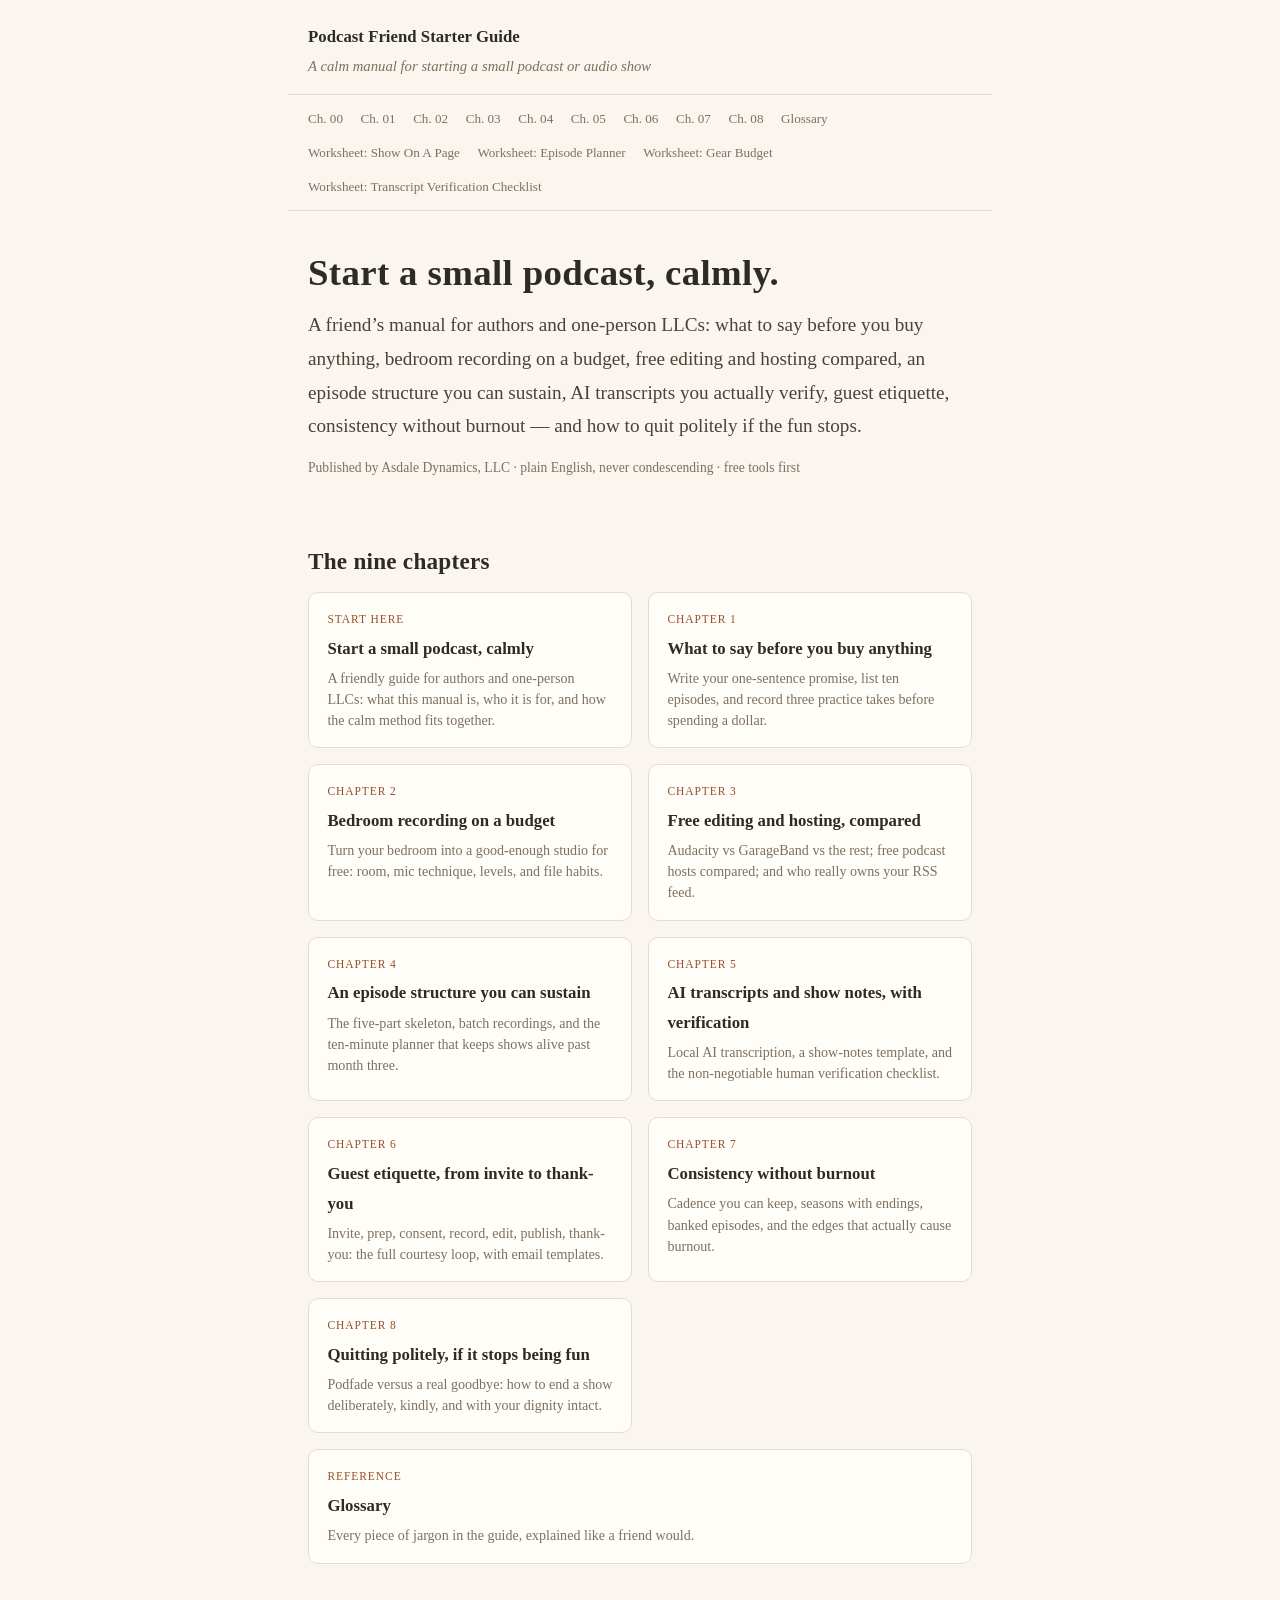
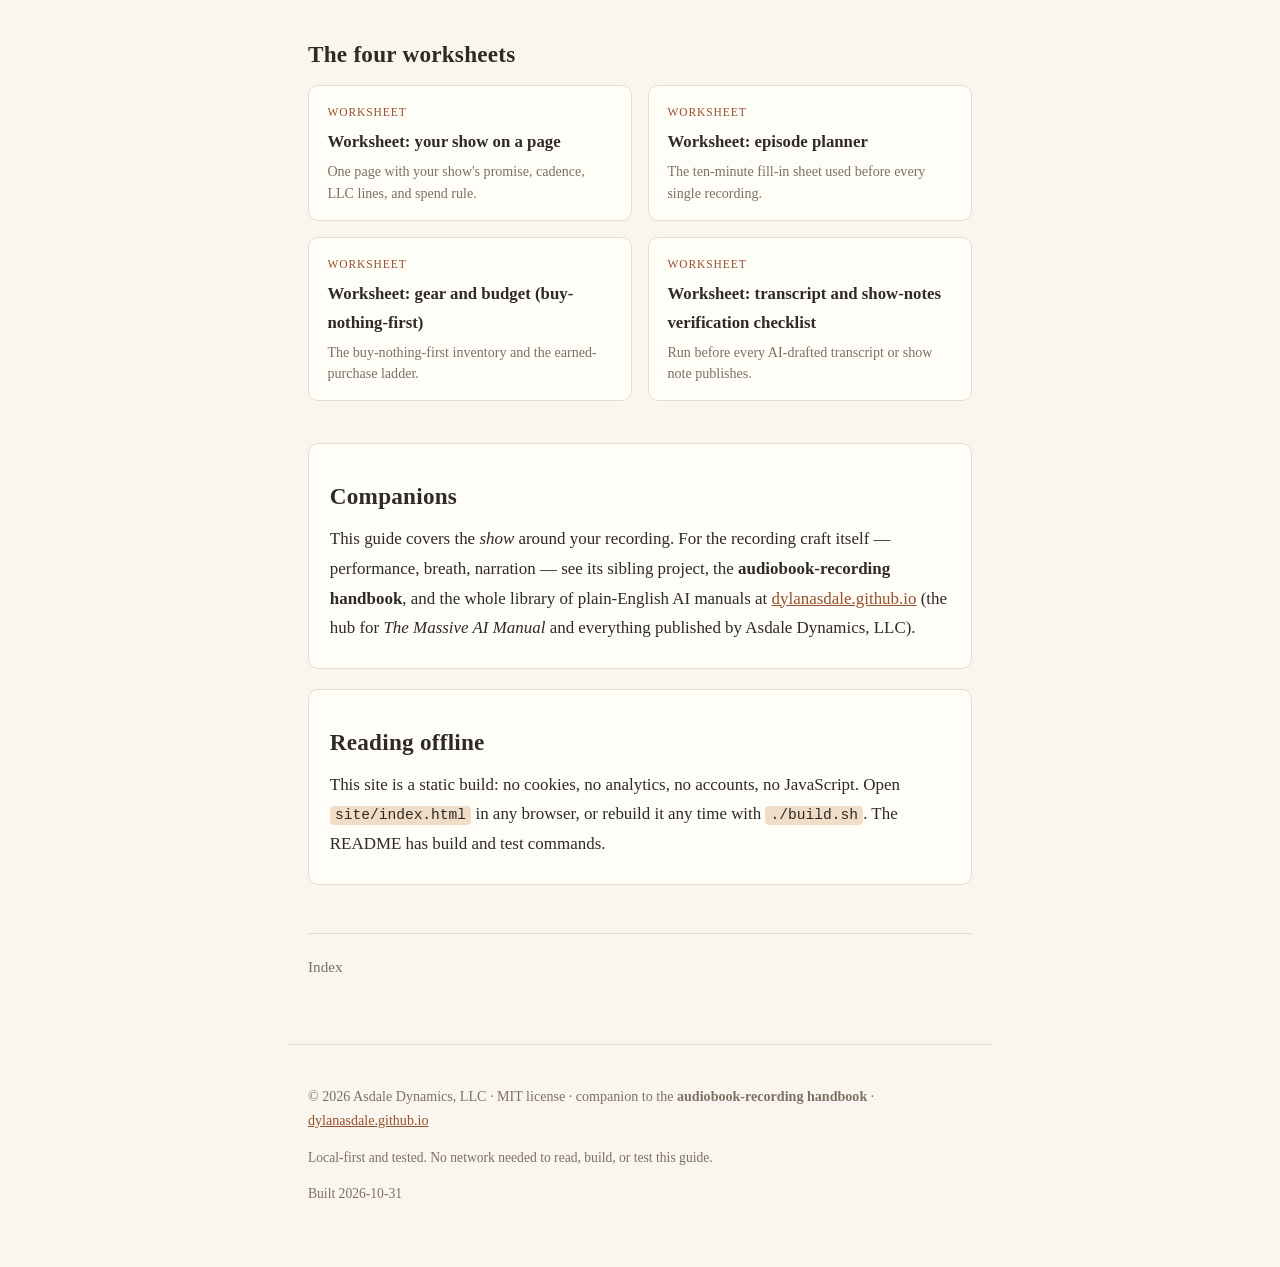
<file: site/index.html>
<!DOCTYPE html>
<html lang="en">
<head>
<meta charset="utf-8">
<meta name="viewport" content="width=device-width, initial-scale=1">
<meta name="description" content="A calm manual for starting a small podcast or audio show">
<title>Podcast Friend Starter Guide — A calm manual for starting a small podcast or audio show</title>
<link rel="stylesheet" href="./assets/style.css">
<link rel="icon" href="data:,">
</head>
<body>
<header class="site-head">
  <p class="site-title"><a href="./">Podcast Friend Starter Guide</a></p>
  <p class="site-note">A calm manual for starting a small podcast or audio show</p>
</header>
<nav class="site-nav" aria-label="Site pages">
  <ul>
<li><a href="00-introduction.html">Ch. 00</a></li>
<li><a href="01-what-to-say-before-you-buy-anything.html">Ch. 01</a></li>
<li><a href="02-bedroom-recording-on-a-budget.html">Ch. 02</a></li>
<li><a href="03-free-editing-and-hosting-compared.html">Ch. 03</a></li>
<li><a href="04-episode-structure-you-can-sustain.html">Ch. 04</a></li>
<li><a href="05-ai-transcripts-and-show-notes-with-verification.html">Ch. 05</a></li>
<li><a href="06-guest-etiquette.html">Ch. 06</a></li>
<li><a href="07-consistency-without-burnout.html">Ch. 07</a></li>
<li><a href="08-quitting-politely.html">Ch. 08</a></li>
<li><a href="glossary.html">Glossary</a></li>
<li><a href="worksheets/show-on-a-page.html">Worksheet: Show On A Page</a></li>
<li><a href="worksheets/episode-planner.html">Worksheet: Episode Planner</a></li>
<li><a href="worksheets/gear-budget.html">Worksheet: Gear Budget</a></li>
<li><a href="worksheets/transcript-verification-checklist.html">Worksheet: Transcript Verification Checklist</a></li>
  </ul>
</nav>
<main>
<section class="hero">
<h1>Start a small podcast, calmly.</h1>
<p class="lede">A friend’s manual for authors and one-person LLCs: what to say before you buy anything, bedroom recording on a budget, free editing and hosting compared, an episode structure you can sustain, AI transcripts you actually verify, guest etiquette, consistency without burnout &mdash; and how to quit politely if the fun stops.</p>
<p class="small">Published by Asdale Dynamics, LLC &middot; plain English, never condescending &middot; free tools first</p>
</section>
<section class="cards">
<h2>The nine chapters</h2>
<a class="card" href="00-introduction.html"><span class="card-no">Start here</span><span class="card-title">Start a small podcast, calmly</span><span class="card-desc">A friendly guide for authors and one-person LLCs: what this manual is, who it is for, and how the calm method fits together.</span></a>
<a class="card" href="01-what-to-say-before-you-buy-anything.html"><span class="card-no">Chapter 1</span><span class="card-title">What to say before you buy anything</span><span class="card-desc">Write your one-sentence promise, list ten episodes, and record three practice takes before spending a dollar.</span></a>
<a class="card" href="02-bedroom-recording-on-a-budget.html"><span class="card-no">Chapter 2</span><span class="card-title">Bedroom recording on a budget</span><span class="card-desc">Turn your bedroom into a good-enough studio for free: room, mic technique, levels, and file habits.</span></a>
<a class="card" href="03-free-editing-and-hosting-compared.html"><span class="card-no">Chapter 3</span><span class="card-title">Free editing and hosting, compared</span><span class="card-desc">Audacity vs GarageBand vs the rest; free podcast hosts compared; and who really owns your RSS feed.</span></a>
<a class="card" href="04-episode-structure-you-can-sustain.html"><span class="card-no">Chapter 4</span><span class="card-title">An episode structure you can sustain</span><span class="card-desc">The five-part skeleton, batch recordings, and the ten-minute planner that keeps shows alive past month three.</span></a>
<a class="card" href="05-ai-transcripts-and-show-notes-with-verification.html"><span class="card-no">Chapter 5</span><span class="card-title">AI transcripts and show notes, with verification</span><span class="card-desc">Local AI transcription, a show-notes template, and the non-negotiable human verification checklist.</span></a>
<a class="card" href="06-guest-etiquette.html"><span class="card-no">Chapter 6</span><span class="card-title">Guest etiquette, from invite to thank-you</span><span class="card-desc">Invite, prep, consent, record, edit, publish, thank-you: the full courtesy loop, with email templates.</span></a>
<a class="card" href="07-consistency-without-burnout.html"><span class="card-no">Chapter 7</span><span class="card-title">Consistency without burnout</span><span class="card-desc">Cadence you can keep, seasons with endings, banked episodes, and the edges that actually cause burnout.</span></a>
<a class="card" href="08-quitting-politely.html"><span class="card-no">Chapter 8</span><span class="card-title">Quitting politely, if it stops being fun</span><span class="card-desc">Podfade versus a real goodbye: how to end a show deliberately, kindly, and with your dignity intact.</span></a>
<a class="card card-wide" href="glossary.html"><span class="card-no">Reference</span><span class="card-title">Glossary</span><span class="card-desc">Every piece of jargon in the guide, explained like a friend would.</span></a>
</section>
<section class="cards worksheets">
<h2>The four worksheets</h2>
<a class="card" href="worksheets/show-on-a-page.html"><span class="card-no">Worksheet</span><span class="card-title">Worksheet: your show on a page</span><span class="card-desc">One page with your show&#x27;s promise, cadence, LLC lines, and spend rule.</span></a>
<a class="card" href="worksheets/episode-planner.html"><span class="card-no">Worksheet</span><span class="card-title">Worksheet: episode planner</span><span class="card-desc">The ten-minute fill-in sheet used before every single recording.</span></a>
<a class="card" href="worksheets/gear-budget.html"><span class="card-no">Worksheet</span><span class="card-title">Worksheet: gear and budget (buy-nothing-first)</span><span class="card-desc">The buy-nothing-first inventory and the earned-purchase ladder.</span></a>
<a class="card" href="worksheets/transcript-verification-checklist.html"><span class="card-no">Worksheet</span><span class="card-title">Worksheet: transcript and show-notes verification checklist</span><span class="card-desc">Run before every AI-drafted transcript or show note publishes.</span></a>
</section>
<section class="companion">
<h2>Companions</h2>
<p>This guide covers the <em>show</em> around your recording. For the recording craft itself &mdash; performance, breath, narration &mdash; see its sibling project, the <strong>audiobook-recording handbook</strong>, and the whole library of plain-English AI manuals at <a href="https://dylanasdale.github.io/">dylanasdale.github.io</a> (the hub for <em>The Massive AI Manual</em> and everything published by Asdale Dynamics, LLC).</p>
</section>
<section class="howto">
<h2>Reading offline</h2>
<p>This site is a static build: no cookies, no analytics, no accounts, no JavaScript. Open <code>site/index.html</code> in any browser, or rebuild it any time with <code>./build.sh</code>. The README has build and test commands.</p>
</section>
<nav class="pagenav"><a class="up" href="./index.html">Index</a></nav>
</main>
<footer class="site-foot">
  <p>&copy; 2026 Asdale Dynamics, LLC &middot; MIT license &middot;
  companion to the <strong>audiobook-recording handbook</strong> &middot;
  <a href="https://dylanasdale.github.io/">dylanasdale.github.io</a></p>
  <p class="small">Local-first and tested. No network needed to read, build, or test this guide.</p>
  <p class="small">Built 2026-10-31</p>
</footer>
</body>
</html>
</file>
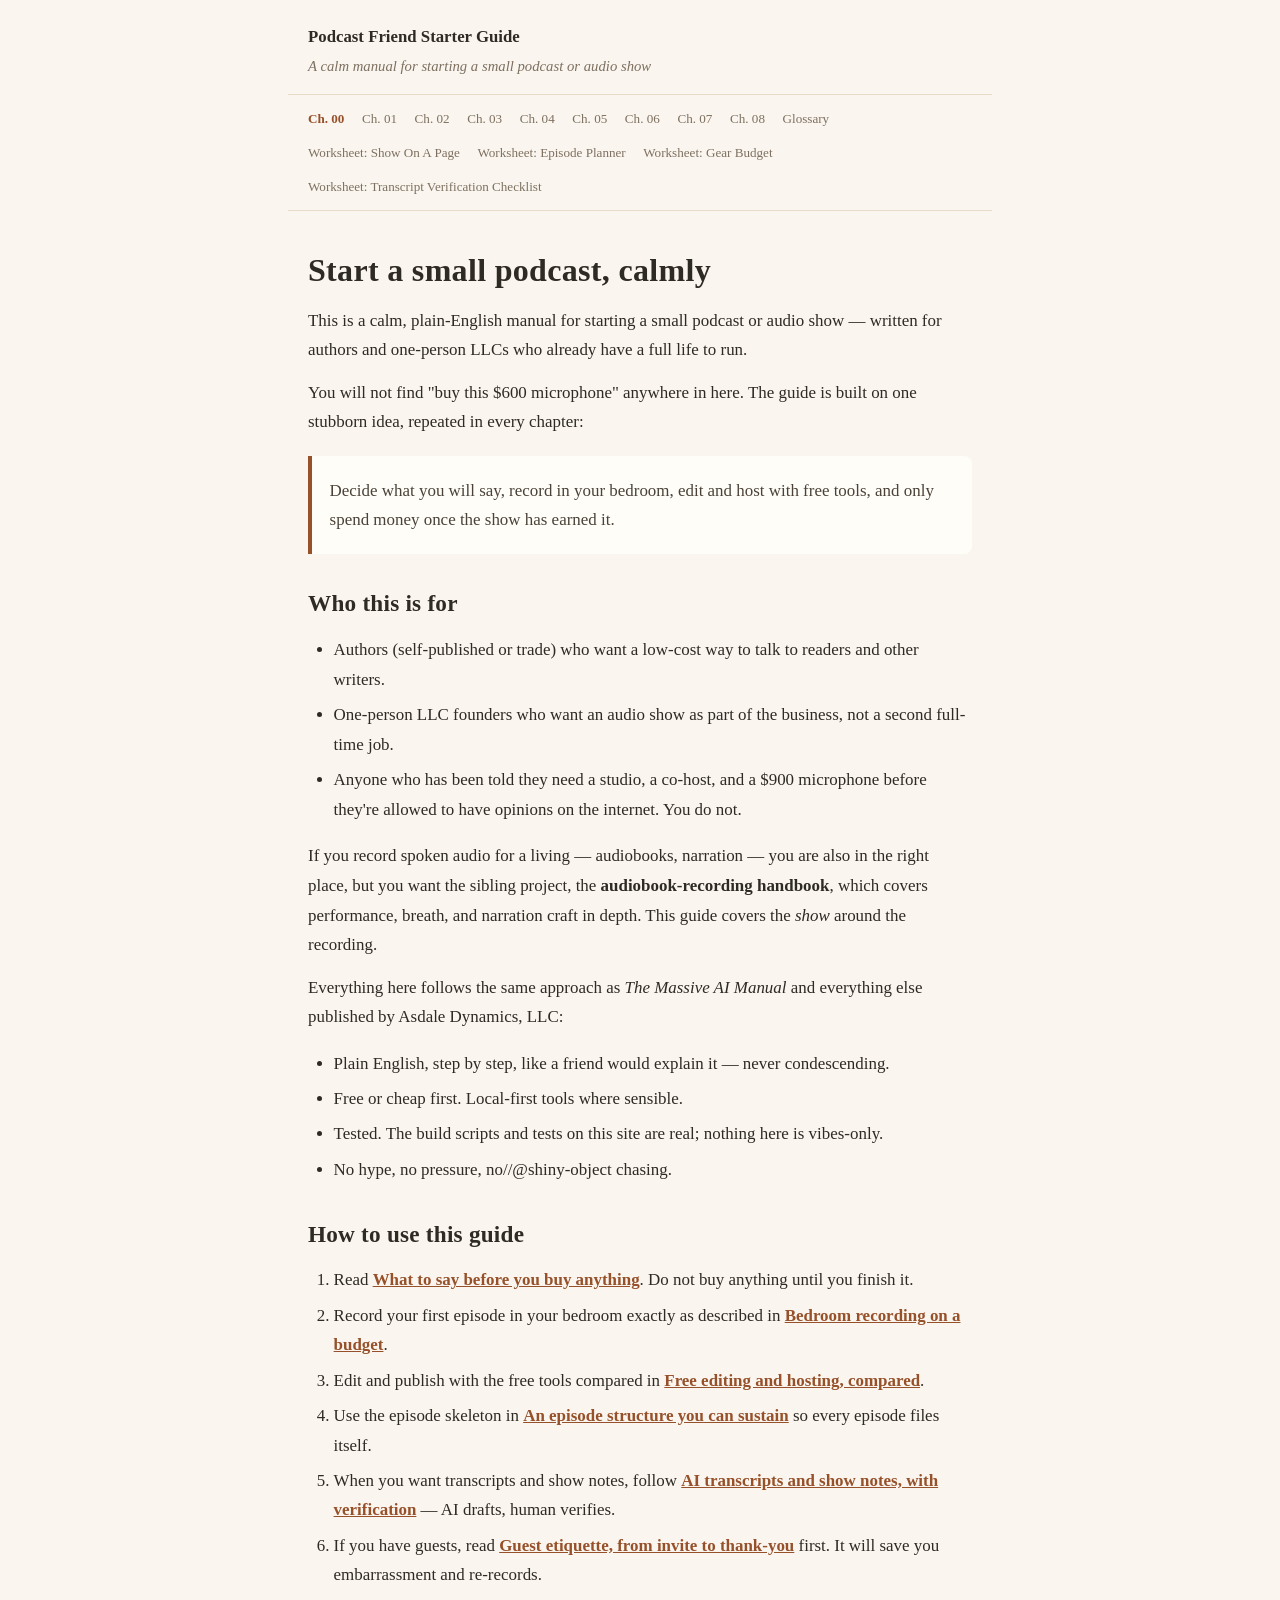
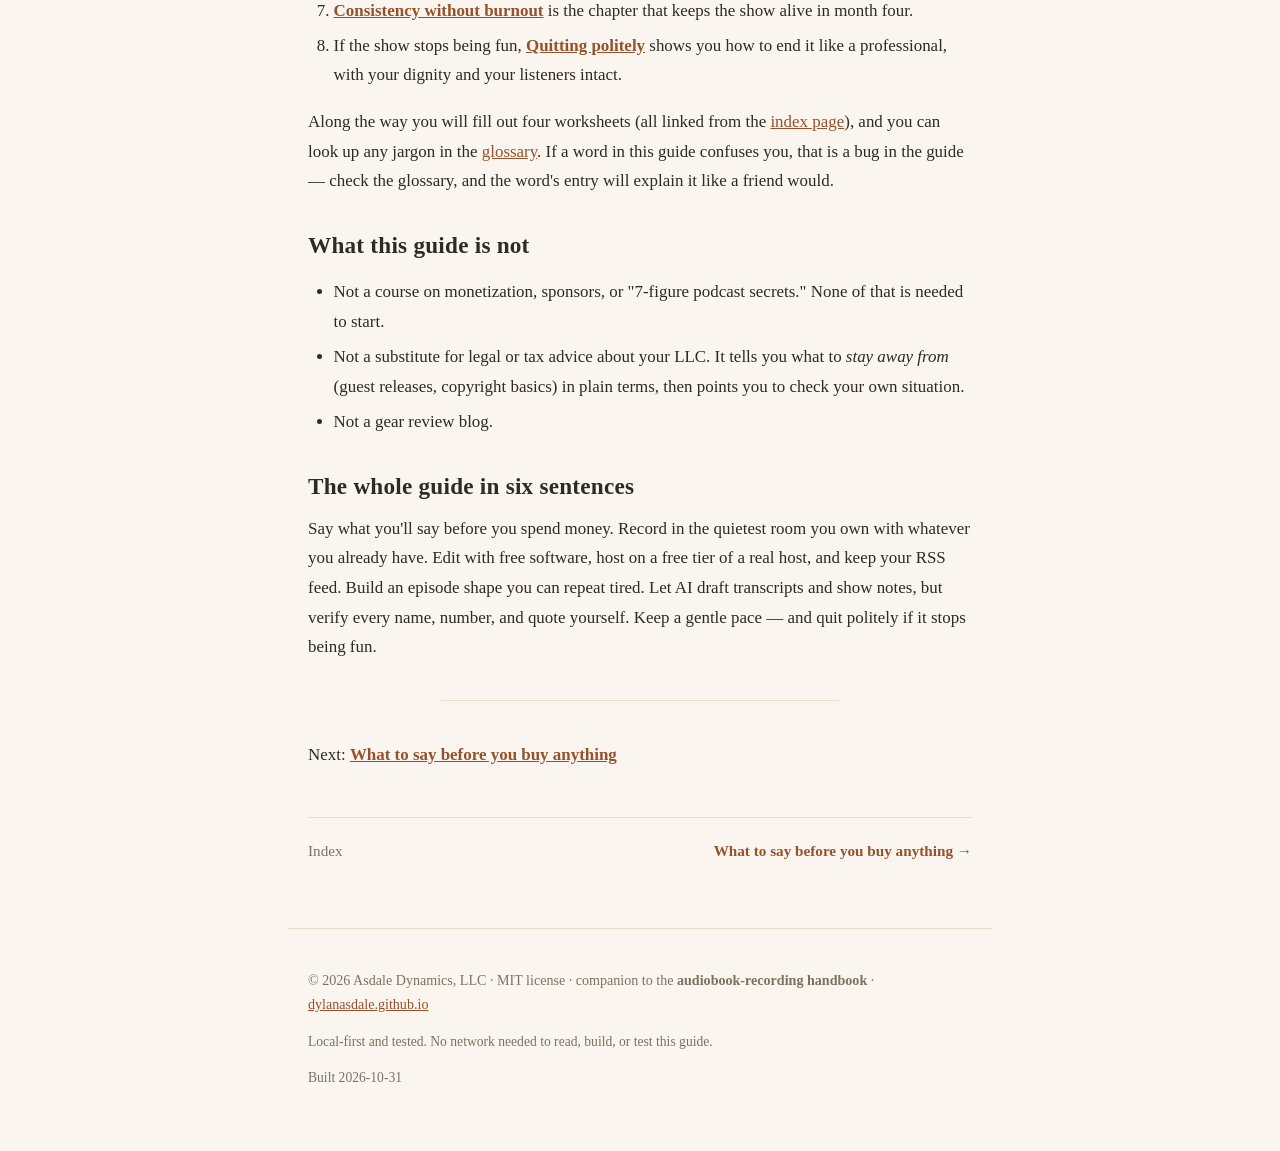
<file: site/00-introduction.html>
<!DOCTYPE html>
<html lang="en">
<head>
<meta charset="utf-8">
<meta name="viewport" content="width=device-width, initial-scale=1">
<meta name="description" content="A friendly guide for authors and one-person LLCs: what this manual is, who it is for, and how the calm method fits together.">
<title>Start a small podcast, calmly</title>
<link rel="stylesheet" href="./assets/style.css">
<link rel="icon" href="data:,">
</head>
<body>
<header class="site-head">
  <p class="site-title"><a href="./">Podcast Friend Starter Guide</a></p>
  <p class="site-note">A calm manual for starting a small podcast or audio show</p>
</header>
<nav class="site-nav" aria-label="Site pages">
  <ul>
<li class="current"><a href="00-introduction.html">Ch. 00</a></li>
<li><a href="01-what-to-say-before-you-buy-anything.html">Ch. 01</a></li>
<li><a href="02-bedroom-recording-on-a-budget.html">Ch. 02</a></li>
<li><a href="03-free-editing-and-hosting-compared.html">Ch. 03</a></li>
<li><a href="04-episode-structure-you-can-sustain.html">Ch. 04</a></li>
<li><a href="05-ai-transcripts-and-show-notes-with-verification.html">Ch. 05</a></li>
<li><a href="06-guest-etiquette.html">Ch. 06</a></li>
<li><a href="07-consistency-without-burnout.html">Ch. 07</a></li>
<li><a href="08-quitting-politely.html">Ch. 08</a></li>
<li><a href="glossary.html">Glossary</a></li>
<li><a href="worksheets/show-on-a-page.html">Worksheet: Show On A Page</a></li>
<li><a href="worksheets/episode-planner.html">Worksheet: Episode Planner</a></li>
<li><a href="worksheets/gear-budget.html">Worksheet: Gear Budget</a></li>
<li><a href="worksheets/transcript-verification-checklist.html">Worksheet: Transcript Verification Checklist</a></li>
  </ul>
</nav>
<main>
<h1 id="start-a-small-podcast-calmly">Start a small podcast, calmly</h1>
<p>This is a calm, plain-English manual for starting a small podcast or audio show — written for authors and one-person LLCs who already have a full life to run.</p>
<p>You will not find "buy this $600 microphone" anywhere in here. The guide is built on one stubborn idea, repeated in every chapter:</p>
<blockquote>
<p>Decide what you will say, record in your bedroom, edit and host with free tools, and only spend money once the show has earned it.</p>
</blockquote>
<h2 id="who-this-is-for">Who this is for</h2>
<ul>
<li>Authors (self-published or trade) who want a low-cost way to talk to readers and other writers.</li>
<li>One-person LLC founders who want an audio show as part of the business, not a second full-time job.</li>
<li>Anyone who has been told they need a studio, a co-host, and a $900 microphone before they're allowed to have opinions on the internet. You do not.</li>
</ul>
<p>If you record spoken audio for a living — audiobooks, narration — you are also in the right place, but you want the sibling project, the <strong>audiobook-recording handbook</strong>, which covers performance, breath, and narration craft in depth. This guide covers the <em>show</em> around the recording.</p>
<p>Everything here follows the same approach as <em>The Massive AI Manual</em> and everything else published by Asdale Dynamics, LLC:</p>
<ul>
<li>Plain English, step by step, like a friend would explain it — never condescending.</li>
<li>Free or cheap first. Local-first tools where sensible.</li>
<li>Tested. The build scripts and tests on this site are real; nothing here is vibes-only.</li>
<li>No hype, no pressure, no//@shiny-object chasing.</li>
</ul>
<h2 id="how-to-use-this-guide">How to use this guide</h2>
<ol>
<li>Read <strong><a href="01-what-to-say-before-you-buy-anything.html">What to say before you buy anything</a></strong>. Do not buy anything until you finish it.</li>
<li>Record your first episode in your bedroom exactly as described in <strong><a href="02-bedroom-recording-on-a-budget.html">Bedroom recording on a budget</a></strong>.</li>
<li>Edit and publish with the free tools compared in <strong><a href="03-free-editing-and-hosting-compared.html">Free editing and hosting, compared</a></strong>.</li>
<li>Use the episode skeleton in <strong><a href="04-episode-structure-you-can-sustain.html">An episode structure you can sustain</a></strong> so every episode files itself.</li>
<li>When you want transcripts and show notes, follow <strong><a href="05-ai-transcripts-and-show-notes-with-verification.html">AI transcripts and show notes, with verification</a></strong> — AI drafts, human verifies.</li>
<li>If you have guests, read <strong><a href="06-guest-etiquette.html">Guest etiquette, from invite to thank-you</a></strong> first. It will save you embarrassment and re-records.</li>
<li><strong><a href="07-consistency-without-burnout.html">Consistency without burnout</a></strong> is the chapter that keeps the show alive in month four.</li>
<li>If the show stops being fun, <strong><a href="08-quitting-politely.html">Quitting politely</a></strong> shows you how to end it like a professional, with your dignity and your listeners intact.</li>
</ol>
<p>Along the way you will fill out four worksheets (all linked from the <a href="index.html">index page</a>), and you can look up any jargon in the <a href="glossary.html">glossary</a>. If a word in this guide confuses you, that is a bug in the guide — check the glossary, and the word's entry will explain it like a friend would.</p>
<h2 id="what-this-guide-is-not">What this guide is not</h2>
<ul>
<li>Not a course on monetization, sponsors, or "7-figure podcast secrets." None of that is needed to start.</li>
<li>Not a substitute for legal or tax advice about your LLC. It tells you what to <em>stay away from</em> (guest releases, copyright basics) in plain terms, then points you to check your own situation.</li>
<li>Not a gear review blog.</li>
</ul>
<h2 id="the-whole-guide-in-six-sentences">The whole guide in six sentences</h2>
<p>Say what you'll say before you spend money. Record in the quietest room you own with whatever you already have. Edit with free software, host on a free tier of a real host, and keep your RSS feed. Build an episode shape you can repeat tired. Let AI draft transcripts and show notes, but verify every name, number, and quote yourself. Keep a gentle pace — and quit politely if it stops being fun.</p>
<hr>
<p>Next: <strong><a href="01-what-to-say-before-you-buy-anything.html">What to say before you buy anything</a></strong></p>
<nav class="pagenav"><a class="up" href="./index.html">Index</a>
<a class="next" href="01-what-to-say-before-you-buy-anything.html">What to say before you buy anything &rarr;</a></nav>
</main>
<footer class="site-foot">
  <p>&copy; 2026 Asdale Dynamics, LLC &middot; MIT license &middot;
  companion to the <strong>audiobook-recording handbook</strong> &middot;
  <a href="https://dylanasdale.github.io/">dylanasdale.github.io</a></p>
  <p class="small">Local-first and tested. No network needed to read, build, or test this guide.</p>
  <p class="small">Built 2026-10-31</p>
</footer>
</body>
</html>
</file>
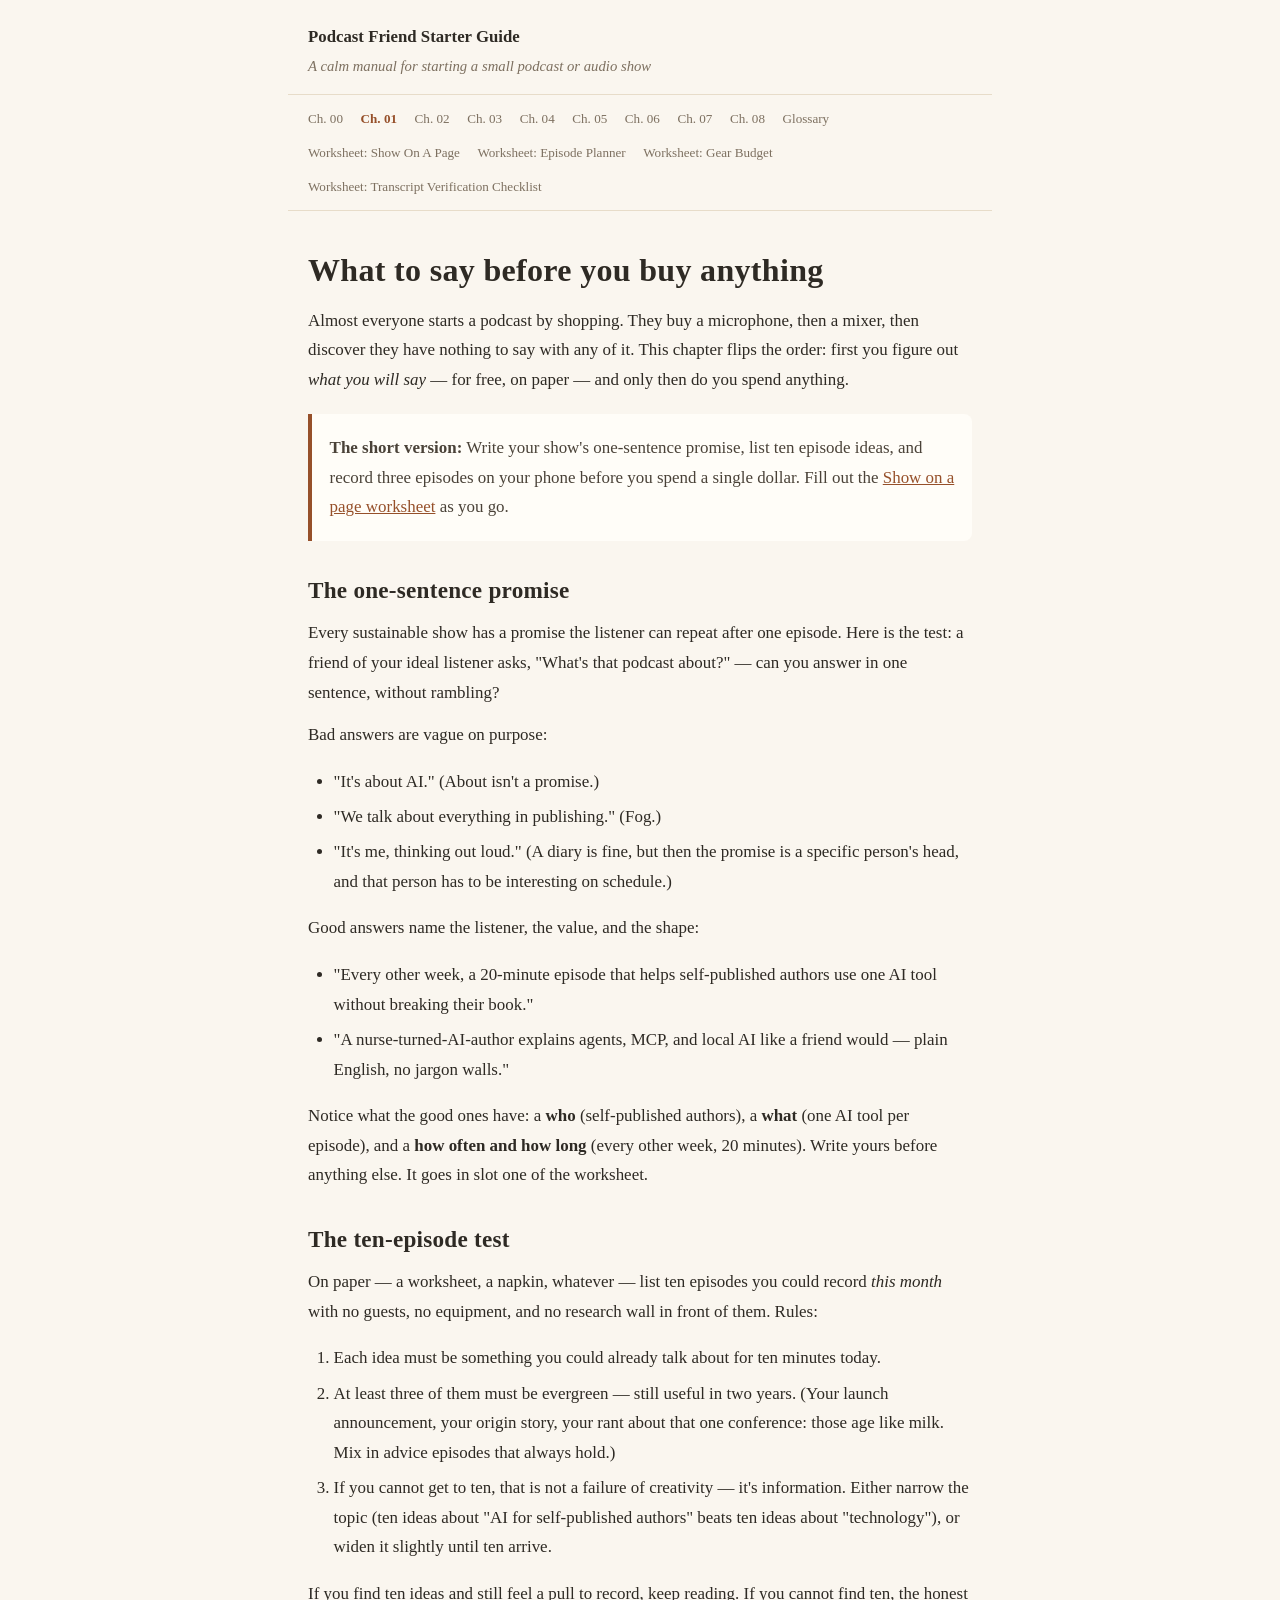
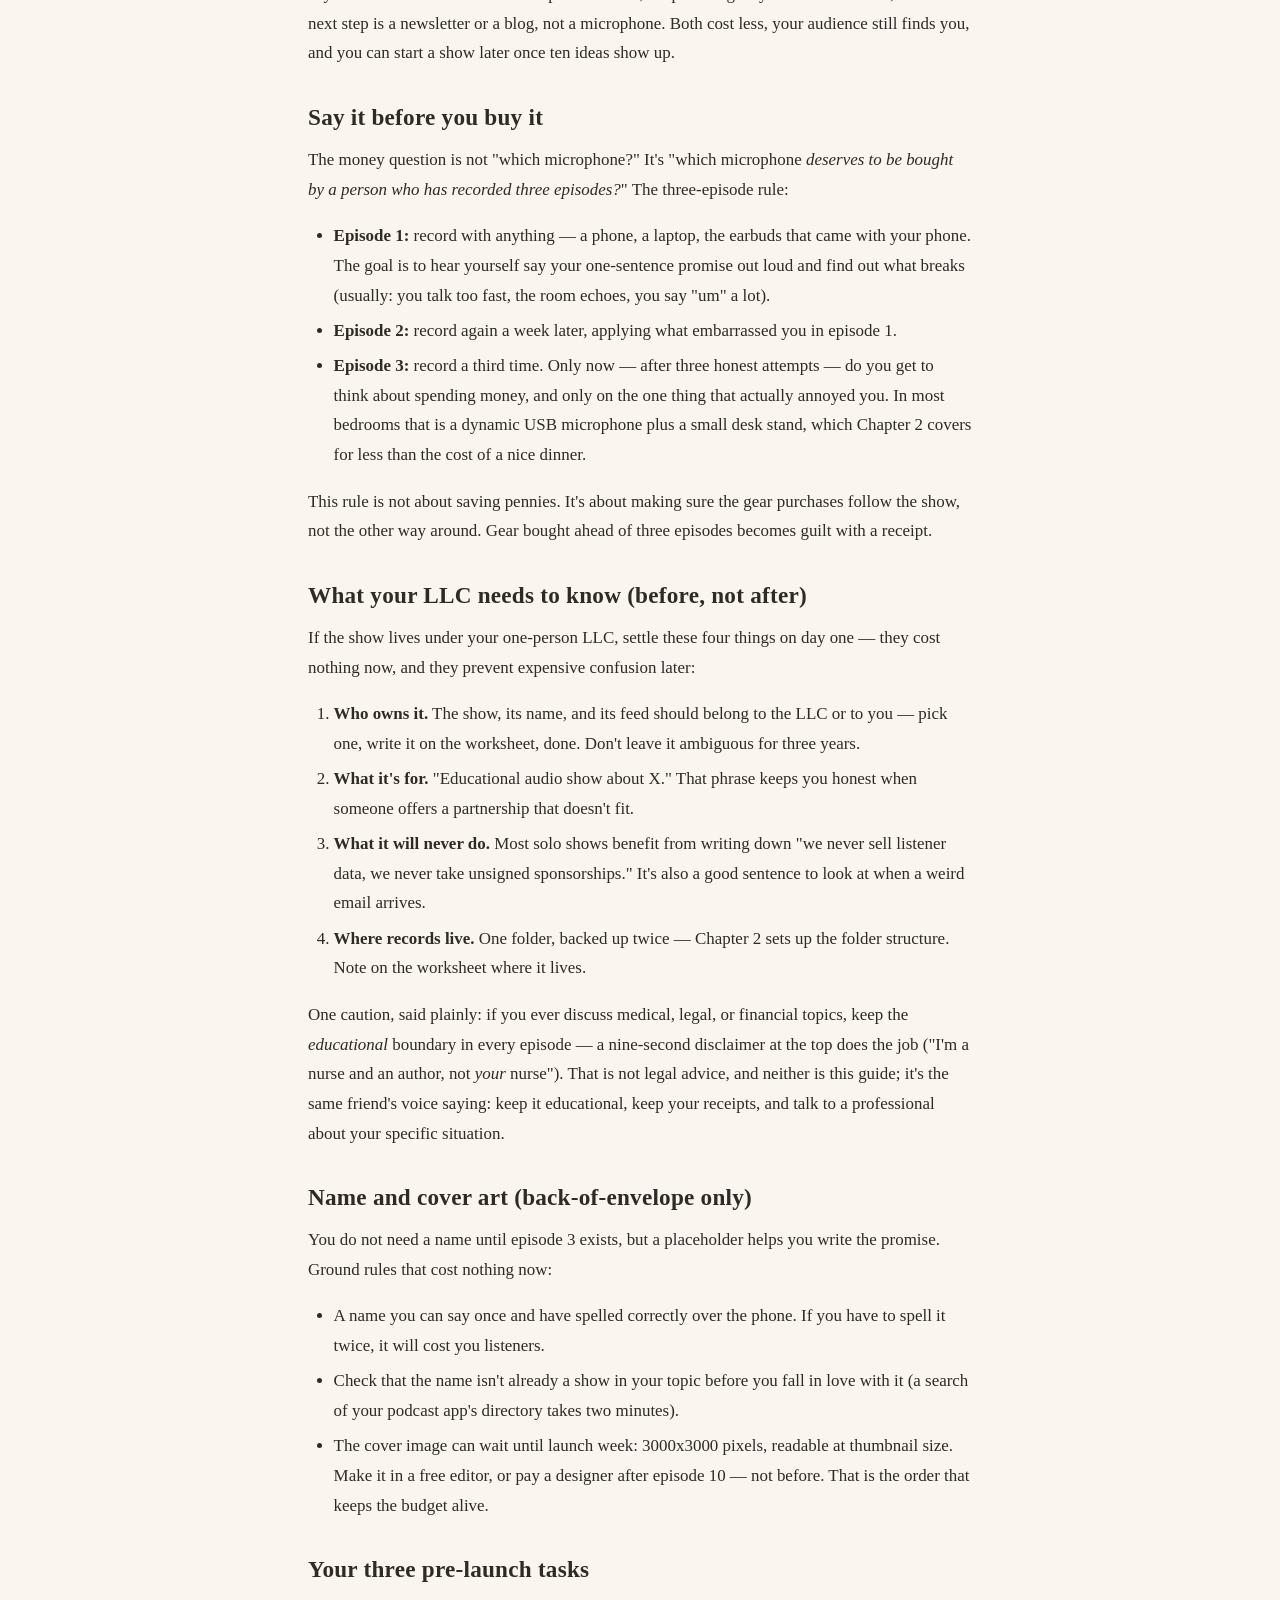
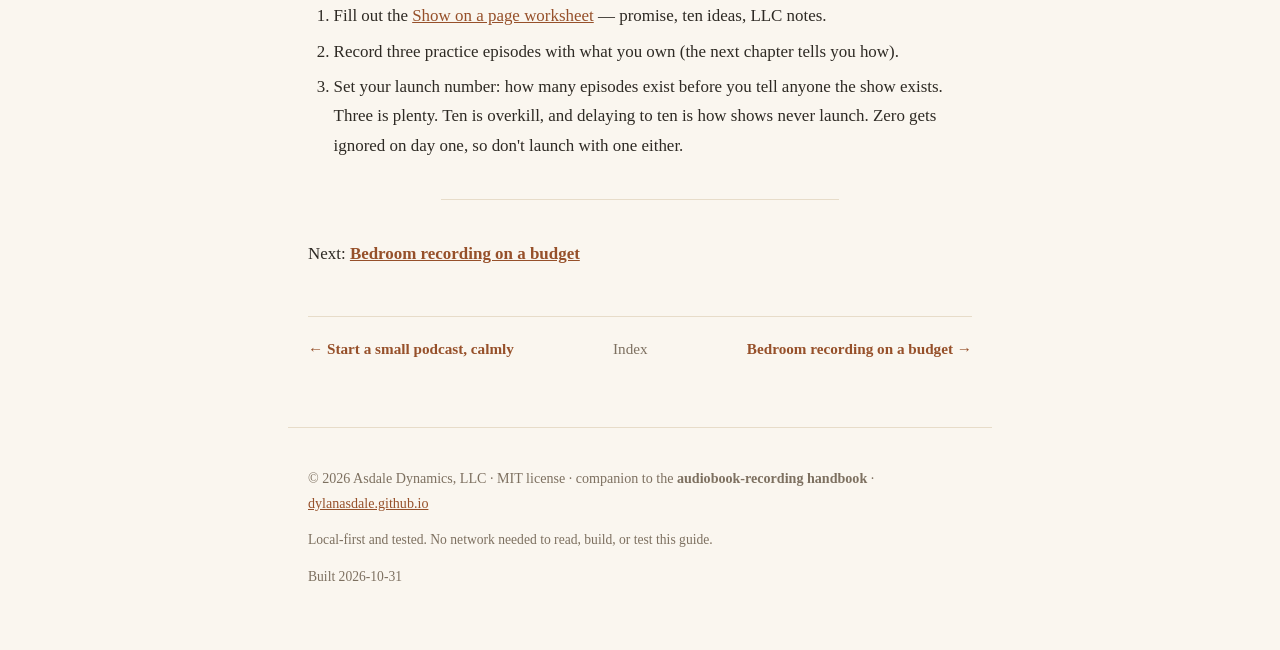
<file: site/01-what-to-say-before-you-buy-anything.html>
<!DOCTYPE html>
<html lang="en">
<head>
<meta charset="utf-8">
<meta name="viewport" content="width=device-width, initial-scale=1">
<meta name="description" content="Write your one-sentence promise, list ten episodes, and record three practice takes before spending a dollar.">
<title>What to say before you buy anything</title>
<link rel="stylesheet" href="./assets/style.css">
<link rel="icon" href="data:,">
</head>
<body>
<header class="site-head">
  <p class="site-title"><a href="./">Podcast Friend Starter Guide</a></p>
  <p class="site-note">A calm manual for starting a small podcast or audio show</p>
</header>
<nav class="site-nav" aria-label="Site pages">
  <ul>
<li><a href="00-introduction.html">Ch. 00</a></li>
<li class="current"><a href="01-what-to-say-before-you-buy-anything.html">Ch. 01</a></li>
<li><a href="02-bedroom-recording-on-a-budget.html">Ch. 02</a></li>
<li><a href="03-free-editing-and-hosting-compared.html">Ch. 03</a></li>
<li><a href="04-episode-structure-you-can-sustain.html">Ch. 04</a></li>
<li><a href="05-ai-transcripts-and-show-notes-with-verification.html">Ch. 05</a></li>
<li><a href="06-guest-etiquette.html">Ch. 06</a></li>
<li><a href="07-consistency-without-burnout.html">Ch. 07</a></li>
<li><a href="08-quitting-politely.html">Ch. 08</a></li>
<li><a href="glossary.html">Glossary</a></li>
<li><a href="worksheets/show-on-a-page.html">Worksheet: Show On A Page</a></li>
<li><a href="worksheets/episode-planner.html">Worksheet: Episode Planner</a></li>
<li><a href="worksheets/gear-budget.html">Worksheet: Gear Budget</a></li>
<li><a href="worksheets/transcript-verification-checklist.html">Worksheet: Transcript Verification Checklist</a></li>
  </ul>
</nav>
<main>
<h1 id="what-to-say-before-you-buy-anything">What to say before you buy anything</h1>
<p>Almost everyone starts a podcast by shopping. They buy a microphone, then a mixer, then discover they have nothing to say with any of it. This chapter flips the order: first you figure out <em>what you will say</em> — for free, on paper — and only then do you spend anything.</p>
<blockquote>
<p><strong>The short version:</strong> Write your show's one-sentence promise, list ten episode ideas, and record three episodes on your phone before you spend a single dollar. Fill out the <a href="worksheets/show-on-a-page.html">Show on a page worksheet</a> as you go.</p>
</blockquote>
<h2 id="the-one-sentence-promise">The one-sentence promise</h2>
<p>Every sustainable show has a promise the listener can repeat after one episode. Here is the test: a friend of your ideal listener asks, "What's that podcast about?" — can you answer in one sentence, without rambling?</p>
<p>Bad answers are vague on purpose:</p>
<ul>
<li>"It's about AI." (About isn't a promise.)</li>
<li>"We talk about everything in publishing." (Fog.)</li>
<li>"It's me, thinking out loud." (A diary is fine, but then the promise is a specific person's head, and that person has to be interesting on schedule.)</li>
</ul>
<p>Good answers name the listener, the value, and the shape:</p>
<ul>
<li>"Every other week, a 20-minute episode that helps self-published authors use one AI tool without breaking their book."</li>
<li>"A nurse-turned-AI-author explains agents, MCP, and local AI like a friend would — plain English, no jargon walls."</li>
</ul>
<p>Notice what the good ones have: a <strong>who</strong> (self-published authors), a <strong>what</strong> (one AI tool per episode), and a <strong>how often and how long</strong> (every other week, 20 minutes). Write yours before anything else. It goes in slot one of the worksheet.</p>
<h2 id="the-ten-episode-test">The ten-episode test</h2>
<p>On paper — a worksheet, a napkin, whatever — list ten episodes you could record <em>this month</em> with no guests, no equipment, and no research wall in front of them. Rules:</p>
<ol>
<li>Each idea must be something you could already talk about for ten minutes today.</li>
<li>At least three of them must be evergreen — still useful in two years. (Your launch announcement, your origin story, your rant about that one conference: those age like milk. Mix in advice episodes that always hold.)</li>
<li>If you cannot get to ten, that is not a failure of creativity — it's information. Either narrow the topic (ten ideas about "AI for self-published authors" beats ten ideas about "technology"), or widen it slightly until ten arrive.</li>
</ol>
<p>If you find ten ideas and still feel a pull to record, keep reading. If you cannot find ten, the honest next step is a newsletter or a blog, not a microphone. Both cost less, your audience still finds you, and you can start a show later once ten ideas show up.</p>
<h2 id="say-it-before-you-buy-it">Say it before you buy it</h2>
<p>The money question is not "which microphone?" It's "which microphone <em>deserves to be bought by a person who has recorded three episodes?</em>" The three-episode rule:</p>
<ul>
<li><strong>Episode 1:</strong> record with anything — a phone, a laptop, the earbuds that came with your phone. The goal is to hear yourself say your one-sentence promise out loud and find out what breaks (usually: you talk too fast, the room echoes, you say "um" a lot).</li>
<li><strong>Episode 2:</strong> record again a week later, applying what embarrassed you in episode 1.</li>
<li><strong>Episode 3:</strong> record a third time. Only now — after three honest attempts — do you get to think about spending money, and only on the one thing that actually annoyed you. In most bedrooms that is a dynamic USB microphone plus a small desk stand, which Chapter 2 covers for less than the cost of a nice dinner.</li>
</ul>
<p>This rule is not about saving pennies. It's about making sure the gear purchases follow the show, not the other way around. Gear bought ahead of three episodes becomes guilt with a receipt.</p>
<h2 id="what-your-llc-needs-to-know-before-not-after">What your LLC needs to know (before, not after)</h2>
<p>If the show lives under your one-person LLC, settle these four things on day one — they cost nothing now, and they prevent expensive confusion later:</p>
<ol>
<li><strong>Who owns it.</strong> The show, its name, and its feed should belong to the LLC or to you — pick one, write it on the worksheet, done. Don't leave it ambiguous for three years.</li>
<li><strong>What it's for.</strong> "Educational audio show about X." That phrase keeps you honest when someone offers a partnership that doesn't fit.</li>
<li><strong>What it will never do.</strong> Most solo shows benefit from writing down "we never sell listener data, we never take unsigned sponsorships." It's also a good sentence to look at when a weird email arrives.</li>
<li><strong>Where records live.</strong> One folder, backed up twice — Chapter 2 sets up the folder structure. Note on the worksheet where it lives.</li>
</ol>
<p>One caution, said plainly: if you ever discuss medical, legal, or financial topics, keep the <em>educational</em> boundary in every episode — a nine-second disclaimer at the top does the job ("I'm a nurse and an author, not <em>your</em> nurse"). That is not legal advice, and neither is this guide; it's the same friend's voice saying: keep it educational, keep your receipts, and talk to a professional about your specific situation.</p>
<h2 id="name-and-cover-art-back-of-envelope-only">Name and cover art (back-of-envelope only)</h2>
<p>You do not need a name until episode 3 exists, but a placeholder helps you write the promise. Ground rules that cost nothing now:</p>
<ul>
<li>A name you can say once and have spelled correctly over the phone. If you have to spell it twice, it will cost you listeners.</li>
<li>Check that the name isn't already a show in your topic before you fall in love with it (a search of your podcast app's directory takes two minutes).</li>
<li>The cover image can wait until launch week: 3000x3000 pixels, readable at thumbnail size. Make it in a free editor, or pay a designer after episode 10 — not before. That is the order that keeps the budget alive.</li>
</ul>
<h2 id="your-three-pre-launch-tasks">Your three pre-launch tasks</h2>
<ol>
<li>Fill out the <a href="worksheets/show-on-a-page.html">Show on a page worksheet</a> — promise, ten ideas, LLC notes.</li>
<li>Record three practice episodes with what you own (the next chapter tells you how).</li>
<li>Set your launch number: how many episodes exist before you tell anyone the show exists. Three is plenty. Ten is overkill, and delaying to ten is how shows never launch. Zero gets ignored on day one, so don't launch with one either.</li>
</ol>
<hr>
<p>Next: <strong><a href="02-bedroom-recording-on-a-budget.html">Bedroom recording on a budget</a></strong></p>
<nav class="pagenav"><a class="prev" href="00-introduction.html">&larr; Start a small podcast, calmly</a>
<a class="up" href="./index.html">Index</a>
<a class="next" href="02-bedroom-recording-on-a-budget.html">Bedroom recording on a budget &rarr;</a></nav>
</main>
<footer class="site-foot">
  <p>&copy; 2026 Asdale Dynamics, LLC &middot; MIT license &middot;
  companion to the <strong>audiobook-recording handbook</strong> &middot;
  <a href="https://dylanasdale.github.io/">dylanasdale.github.io</a></p>
  <p class="small">Local-first and tested. No network needed to read, build, or test this guide.</p>
  <p class="small">Built 2026-10-31</p>
</footer>
</body>
</html>
</file>
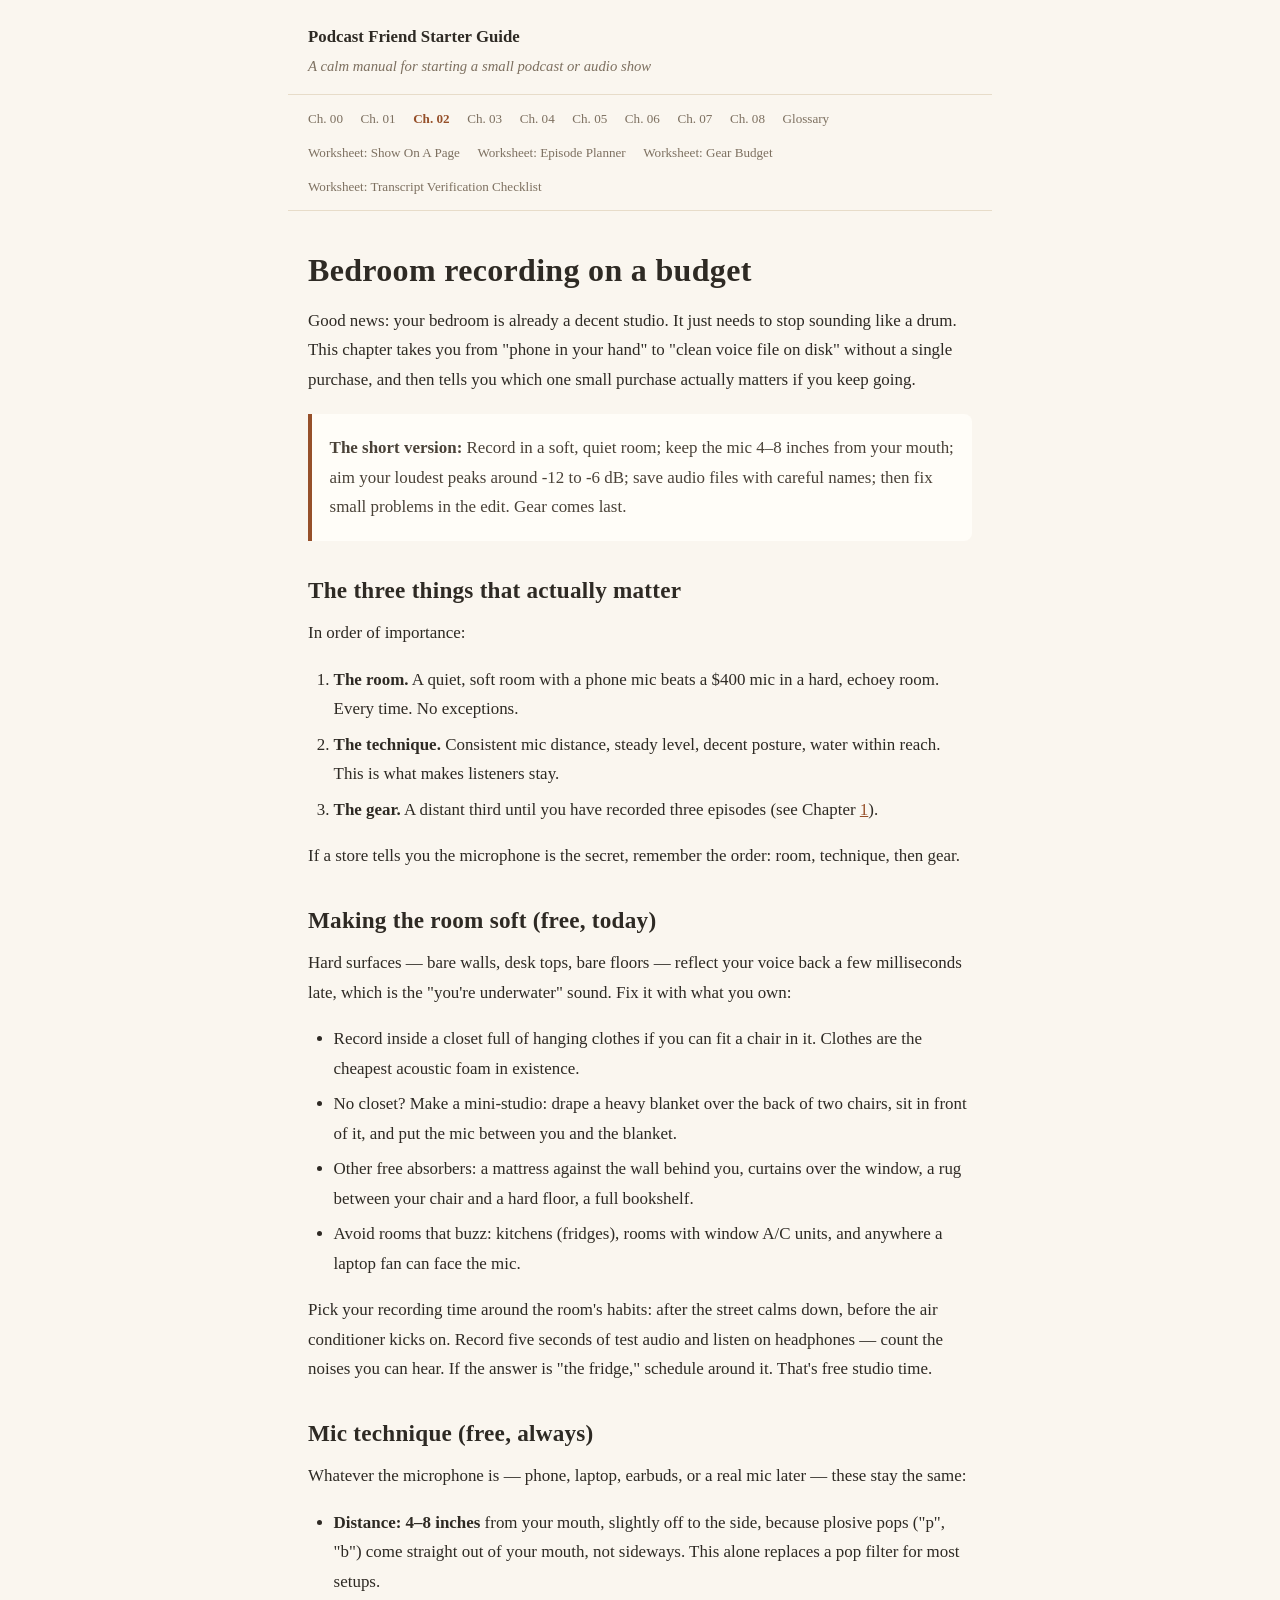
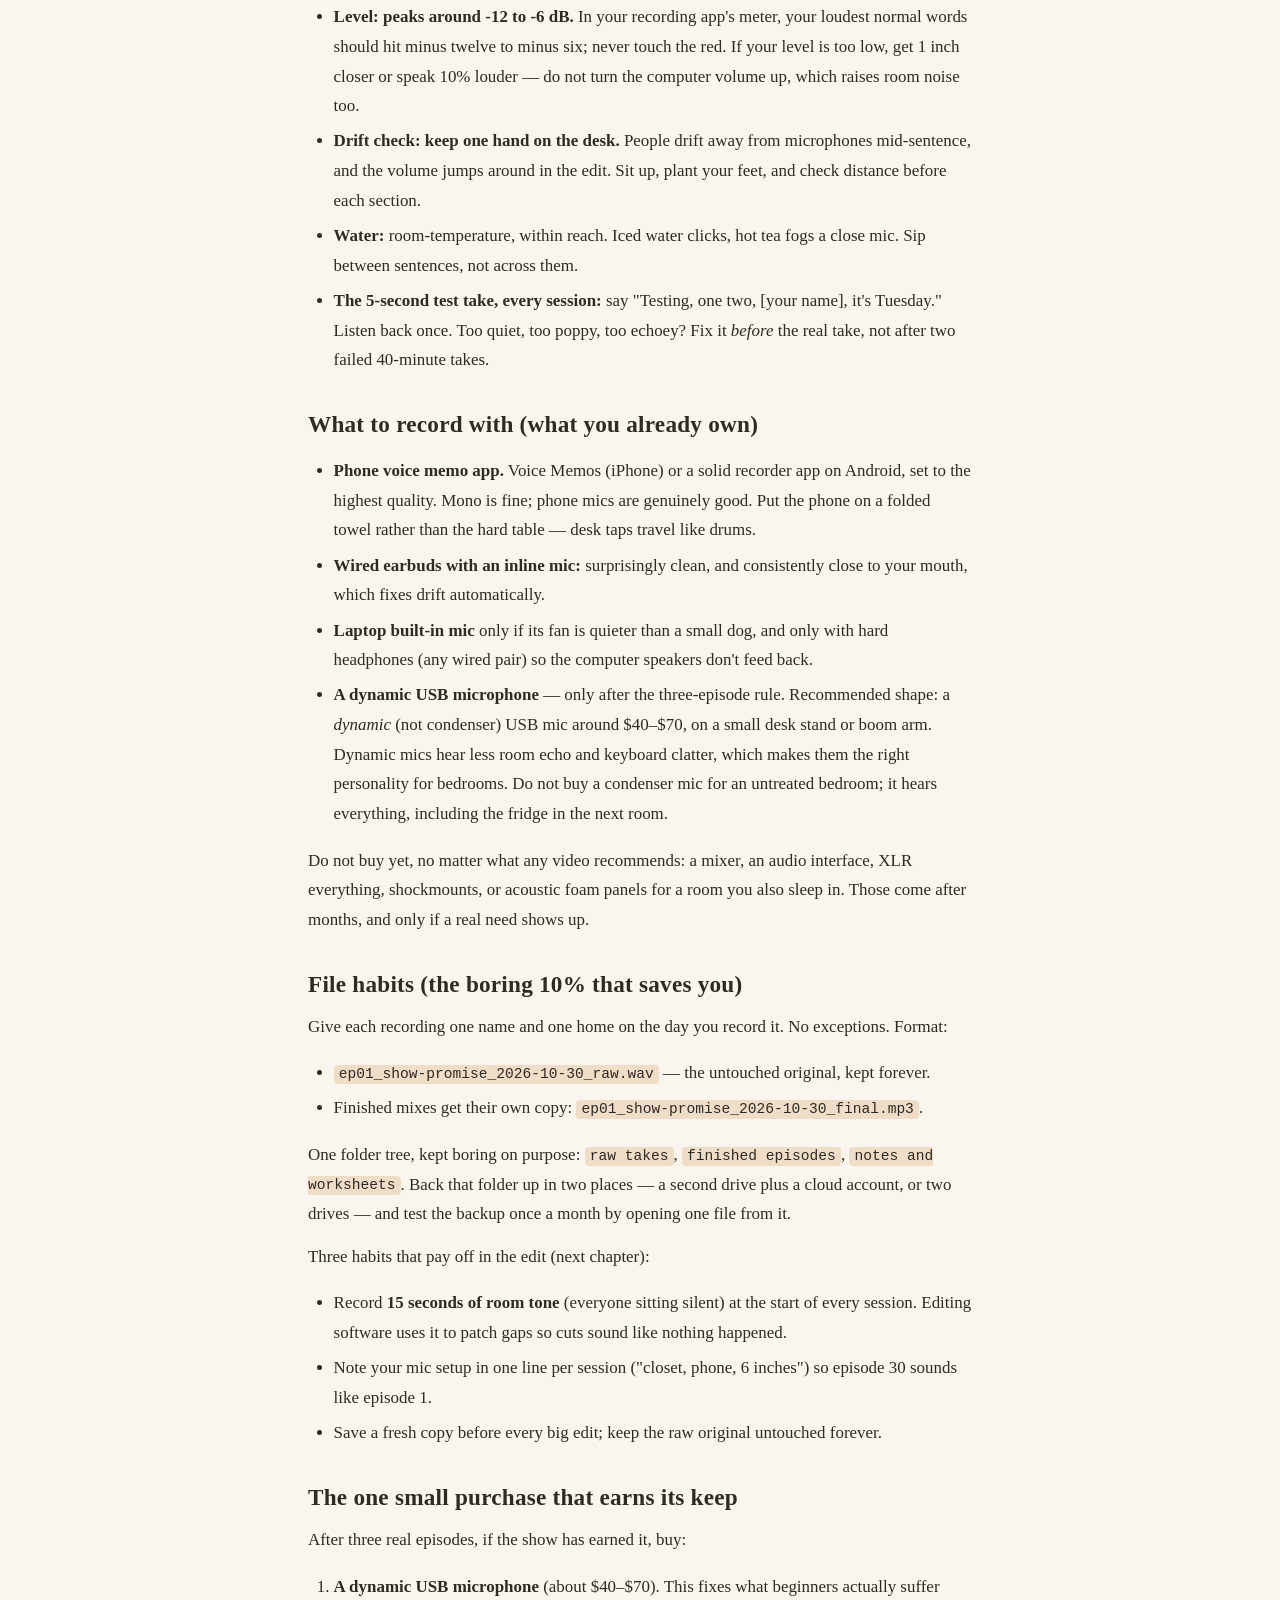
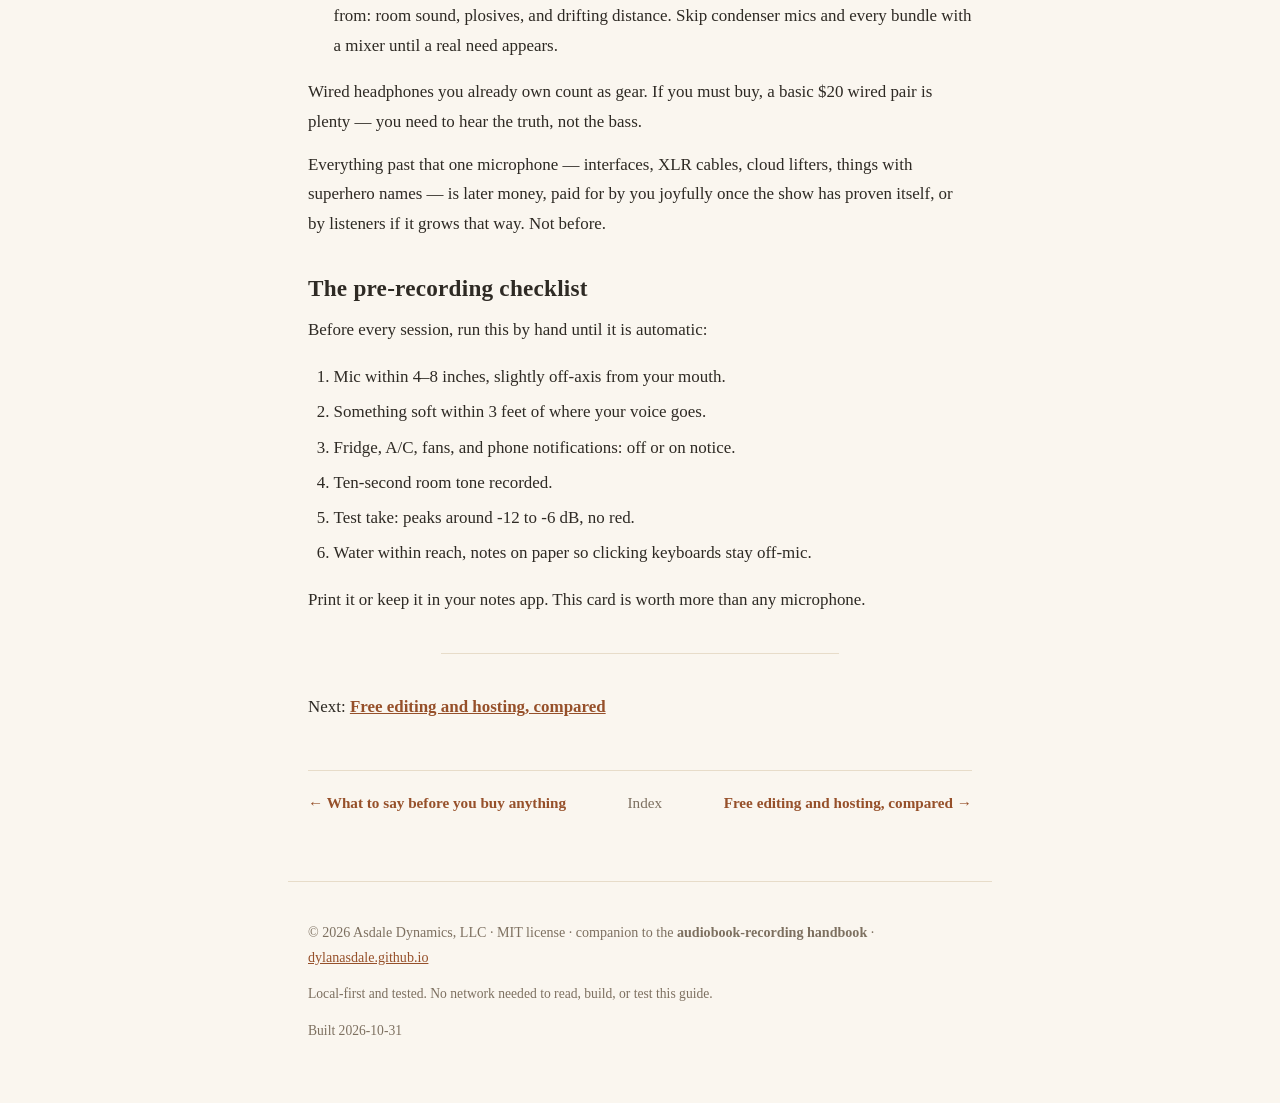
<file: site/02-bedroom-recording-on-a-budget.html>
<!DOCTYPE html>
<html lang="en">
<head>
<meta charset="utf-8">
<meta name="viewport" content="width=device-width, initial-scale=1">
<meta name="description" content="Turn your bedroom into a good-enough studio for free: room, mic technique, levels, and file habits.">
<title>Bedroom recording on a budget</title>
<link rel="stylesheet" href="./assets/style.css">
<link rel="icon" href="data:,">
</head>
<body>
<header class="site-head">
  <p class="site-title"><a href="./">Podcast Friend Starter Guide</a></p>
  <p class="site-note">A calm manual for starting a small podcast or audio show</p>
</header>
<nav class="site-nav" aria-label="Site pages">
  <ul>
<li><a href="00-introduction.html">Ch. 00</a></li>
<li><a href="01-what-to-say-before-you-buy-anything.html">Ch. 01</a></li>
<li class="current"><a href="02-bedroom-recording-on-a-budget.html">Ch. 02</a></li>
<li><a href="03-free-editing-and-hosting-compared.html">Ch. 03</a></li>
<li><a href="04-episode-structure-you-can-sustain.html">Ch. 04</a></li>
<li><a href="05-ai-transcripts-and-show-notes-with-verification.html">Ch. 05</a></li>
<li><a href="06-guest-etiquette.html">Ch. 06</a></li>
<li><a href="07-consistency-without-burnout.html">Ch. 07</a></li>
<li><a href="08-quitting-politely.html">Ch. 08</a></li>
<li><a href="glossary.html">Glossary</a></li>
<li><a href="worksheets/show-on-a-page.html">Worksheet: Show On A Page</a></li>
<li><a href="worksheets/episode-planner.html">Worksheet: Episode Planner</a></li>
<li><a href="worksheets/gear-budget.html">Worksheet: Gear Budget</a></li>
<li><a href="worksheets/transcript-verification-checklist.html">Worksheet: Transcript Verification Checklist</a></li>
  </ul>
</nav>
<main>
<h1 id="bedroom-recording-on-a-budget">Bedroom recording on a budget</h1>
<p>Good news: your bedroom is already a decent studio. It just needs to stop sounding like a drum. This chapter takes you from "phone in your hand" to "clean voice file on disk" without a single purchase, and then tells you which one small purchase actually matters if you keep going.</p>
<blockquote>
<p><strong>The short version:</strong> Record in a soft, quiet room; keep the mic 4–8 inches from your mouth; aim your loudest peaks around -12 to -6 dB; save audio files with careful names; then fix small problems in the edit. Gear comes last.</p>
</blockquote>
<h2 id="the-three-things-that-actually-matter">The three things that actually matter</h2>
<p>In order of importance:</p>
<ol>
<li><strong>The room.</strong> A quiet, soft room with a phone mic beats a $400 mic in a hard, echoey room. Every time. No exceptions.</li>
<li><strong>The technique.</strong> Consistent mic distance, steady level, decent posture, water within reach. This is what makes listeners stay.</li>
<li><strong>The gear.</strong> A distant third until you have recorded three episodes (see Chapter <a href="01-what-to-say-before-you-buy-anything.html">1</a>).</li>
</ol>
<p>If a store tells you the microphone is the secret, remember the order: room, technique, then gear.</p>
<h2 id="making-the-room-soft-free-today">Making the room soft (free, today)</h2>
<p>Hard surfaces — bare walls, desk tops, bare floors — reflect your voice back a few milliseconds late, which is the "you're underwater" sound. Fix it with what you own:</p>
<ul>
<li>Record inside a closet full of hanging clothes if you can fit a chair in it. Clothes are the cheapest acoustic foam in existence.</li>
<li>No closet? Make a mini-studio: drape a heavy blanket over the back of two chairs, sit in front of it, and put the mic between you and the blanket.</li>
<li>Other free absorbers: a mattress against the wall behind you, curtains over the window, a rug between your chair and a hard floor, a full bookshelf.</li>
<li>Avoid rooms that buzz: kitchens (fridges), rooms with window A/C units, and anywhere a laptop fan can face the mic.</li>
</ul>
<p>Pick your recording time around the room's habits: after the street calms down, before the air conditioner kicks on. Record five seconds of test audio and listen on headphones — count the noises you can hear. If the answer is "the fridge," schedule around it. That's free studio time.</p>
<h2 id="mic-technique-free-always">Mic technique (free, always)</h2>
<p>Whatever the microphone is — phone, laptop, earbuds, or a real mic later — these stay the same:</p>
<ul>
<li><strong>Distance: 4–8 inches</strong> from your mouth, slightly off to the side, because plosive pops ("p", "b") come straight out of your mouth, not sideways. This alone replaces a pop filter for most setups.</li>
<li><strong>Level: peaks around -12 to -6 dB.</strong> In your recording app's meter, your loudest normal words should hit minus twelve to minus six; never touch the red. If your level is too low, get 1 inch closer or speak 10% louder — do not turn the computer volume up, which raises room noise too.</li>
<li><strong>Drift check: keep one hand on the desk.</strong> People drift away from microphones mid-sentence, and the volume jumps around in the edit. Sit up, plant your feet, and check distance before each section.</li>
<li><strong>Water:</strong> room-temperature, within reach. Iced water clicks, hot tea fogs a close mic. Sip between sentences, not across them.</li>
<li><strong>The 5-second test take, every session:</strong> say "Testing, one two, [your name], it's Tuesday." Listen back once. Too quiet, too poppy, too echoey? Fix it <em>before</em> the real take, not after two failed 40-minute takes.</li>
</ul>
<h2 id="what-to-record-with-what-you-already-own">What to record with (what you already own)</h2>
<ul>
<li><strong>Phone voice memo app.</strong> Voice Memos (iPhone) or a solid recorder app on Android, set to the highest quality. Mono is fine; phone mics are genuinely good. Put the phone on a folded towel rather than the hard table — desk taps travel like drums.</li>
<li><strong>Wired earbuds with an inline mic:</strong> surprisingly clean, and consistently close to your mouth, which fixes drift automatically.</li>
<li><strong>Laptop built-in mic</strong> only if its fan is quieter than a small dog, and only with hard headphones (any wired pair) so the computer speakers don't feed back.</li>
<li><strong>A dynamic USB microphone</strong> — only after the three-episode rule. Recommended shape: a <em>dynamic</em> (not condenser) USB mic around $40–$70, on a small desk stand or boom arm. Dynamic mics hear less room echo and keyboard clatter, which makes them the right personality for bedrooms. Do not buy a condenser mic for an untreated bedroom; it hears everything, including the fridge in the next room.</li>
</ul>
<p>Do not buy yet, no matter what any video recommends: a mixer, an audio interface, XLR everything, shockmounts, or acoustic foam panels for a room you also sleep in. Those come after months, and only if a real need shows up.</p>
<h2 id="file-habits-the-boring-10-that-saves-you">File habits (the boring 10% that saves you)</h2>
<p>Give each recording one name and one home on the day you record it. No exceptions. Format:</p>
<ul>
<li><code>ep01_show-promise_2026-10-30_raw.wav</code> — the untouched original, kept forever.</li>
<li>Finished mixes get their own copy: <code>ep01_show-promise_2026-10-30_final.mp3</code>.</li>
</ul>
<p>One folder tree, kept boring on purpose: <code>raw takes</code>, <code>finished episodes</code>, <code>notes and worksheets</code>. Back that folder up in two places — a second drive plus a cloud account, or two drives — and test the backup once a month by opening one file from it.</p>
<p>Three habits that pay off in the edit (next chapter):</p>
<ul>
<li>Record <strong>15 seconds of room tone</strong> (everyone sitting silent) at the start of every session. Editing software uses it to patch gaps so cuts sound like nothing happened.</li>
<li>Note your mic setup in one line per session ("closet, phone, 6 inches") so episode 30 sounds like episode 1.</li>
<li>Save a fresh copy before every big edit; keep the raw original untouched forever.</li>
</ul>
<h2 id="the-one-small-purchase-that-earns-its-keep">The one small purchase that earns its keep</h2>
<p>After three real episodes, if the show has earned it, buy:</p>
<ol>
<li><strong>A dynamic USB microphone</strong> (about $40–$70). This fixes what beginners actually suffer from: room sound, plosives, and drifting distance. Skip condenser mics and every bundle with a mixer until a real need appears.</li>
</ol>
<p>Wired headphones you already own count as gear. If you must buy, a basic $20 wired pair is plenty — you need to hear the truth, not the bass.</p>
<p>Everything past that one microphone — interfaces, XLR cables, cloud lifters, things with superhero names — is later money, paid for by you joyfully once the show has proven itself, or by listeners if it grows that way. Not before.</p>
<h2 id="the-pre-recording-checklist">The pre-recording checklist</h2>
<p>Before every session, run this by hand until it is automatic:</p>
<ol>
<li>Mic within 4–8 inches, slightly off-axis from your mouth.</li>
<li>Something soft within 3 feet of where your voice goes.</li>
<li>Fridge, A/C, fans, and phone notifications: off or on notice.</li>
<li>Ten-second room tone recorded.</li>
<li>Test take: peaks around -12 to -6 dB, no red.</li>
<li>Water within reach, notes on paper so clicking keyboards stay off-mic.</li>
</ol>
<p>Print it or keep it in your notes app. This card is worth more than any microphone.</p>
<hr>
<p>Next: <strong><a href="03-free-editing-and-hosting-compared.html">Free editing and hosting, compared</a></strong></p>
<nav class="pagenav"><a class="prev" href="01-what-to-say-before-you-buy-anything.html">&larr; What to say before you buy anything</a>
<a class="up" href="./index.html">Index</a>
<a class="next" href="03-free-editing-and-hosting-compared.html">Free editing and hosting, compared &rarr;</a></nav>
</main>
<footer class="site-foot">
  <p>&copy; 2026 Asdale Dynamics, LLC &middot; MIT license &middot;
  companion to the <strong>audiobook-recording handbook</strong> &middot;
  <a href="https://dylanasdale.github.io/">dylanasdale.github.io</a></p>
  <p class="small">Local-first and tested. No network needed to read, build, or test this guide.</p>
  <p class="small">Built 2026-10-31</p>
</footer>
</body>
</html>
</file>
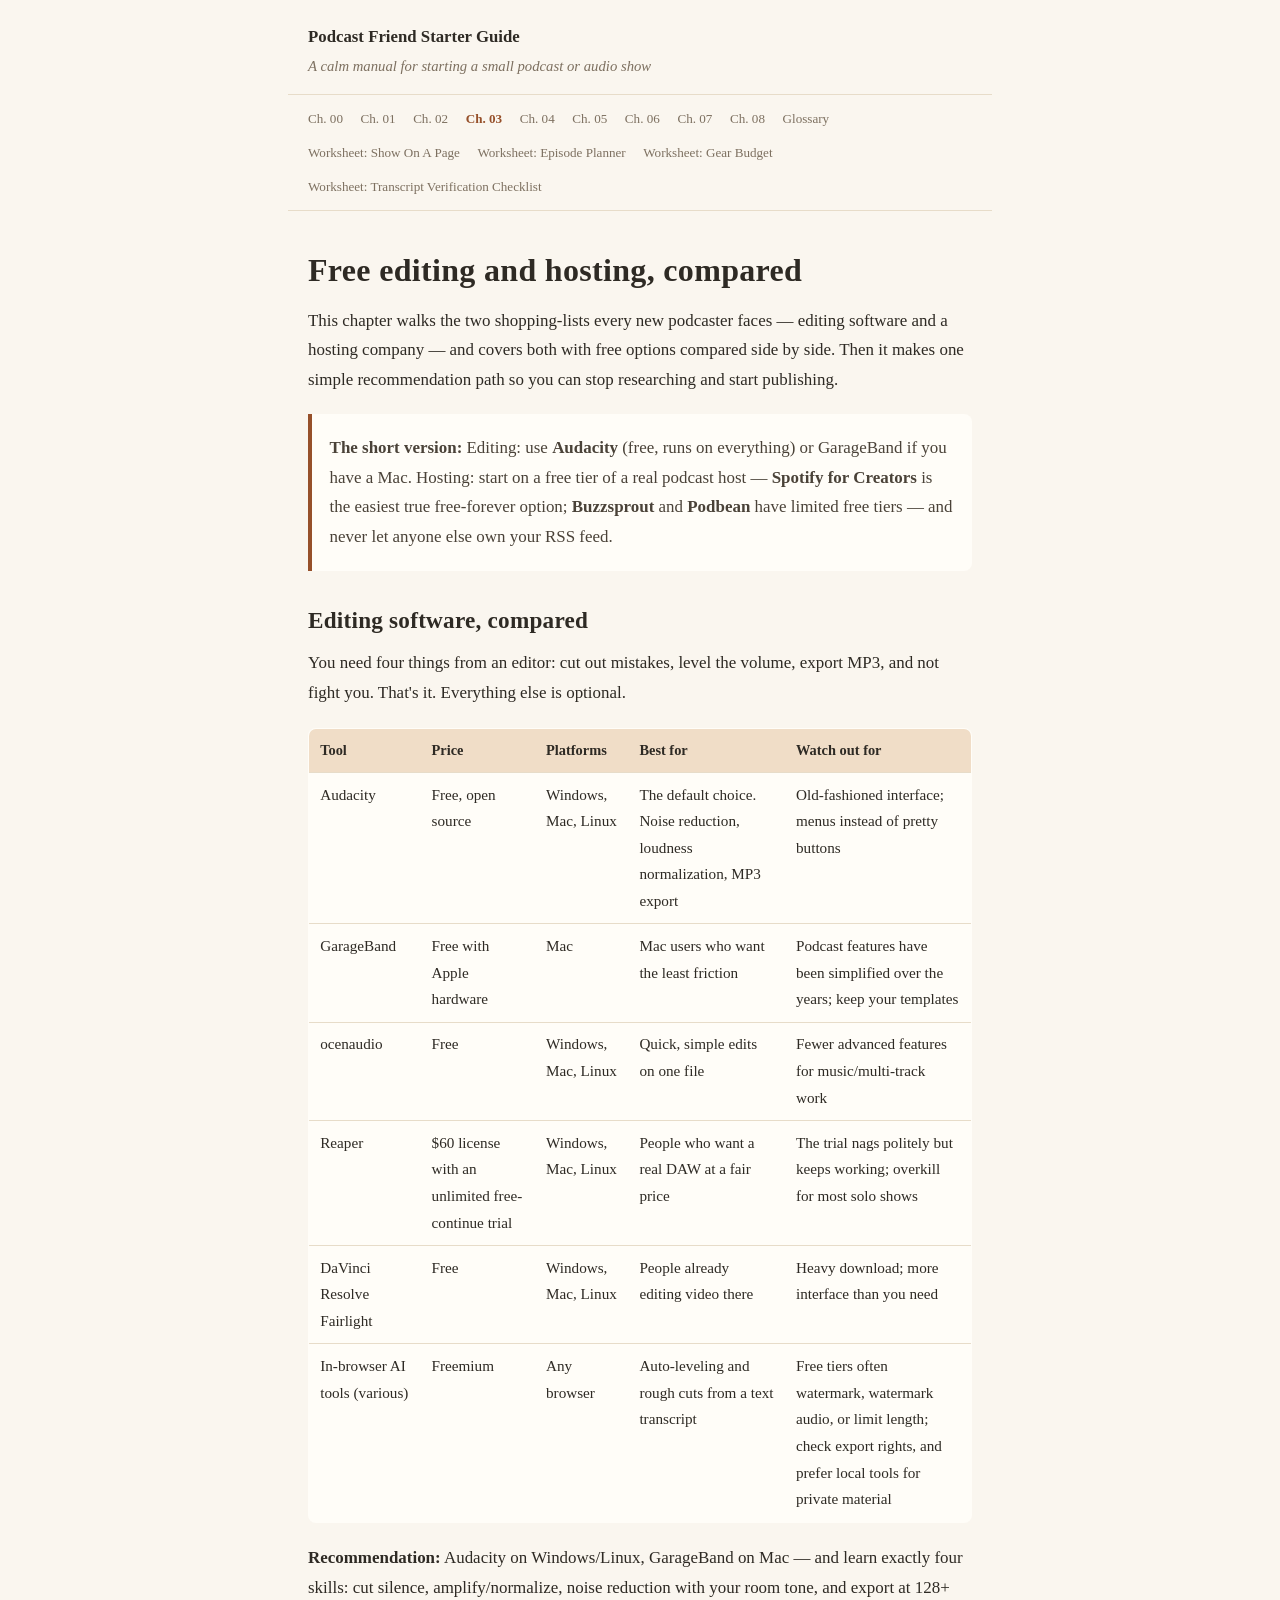
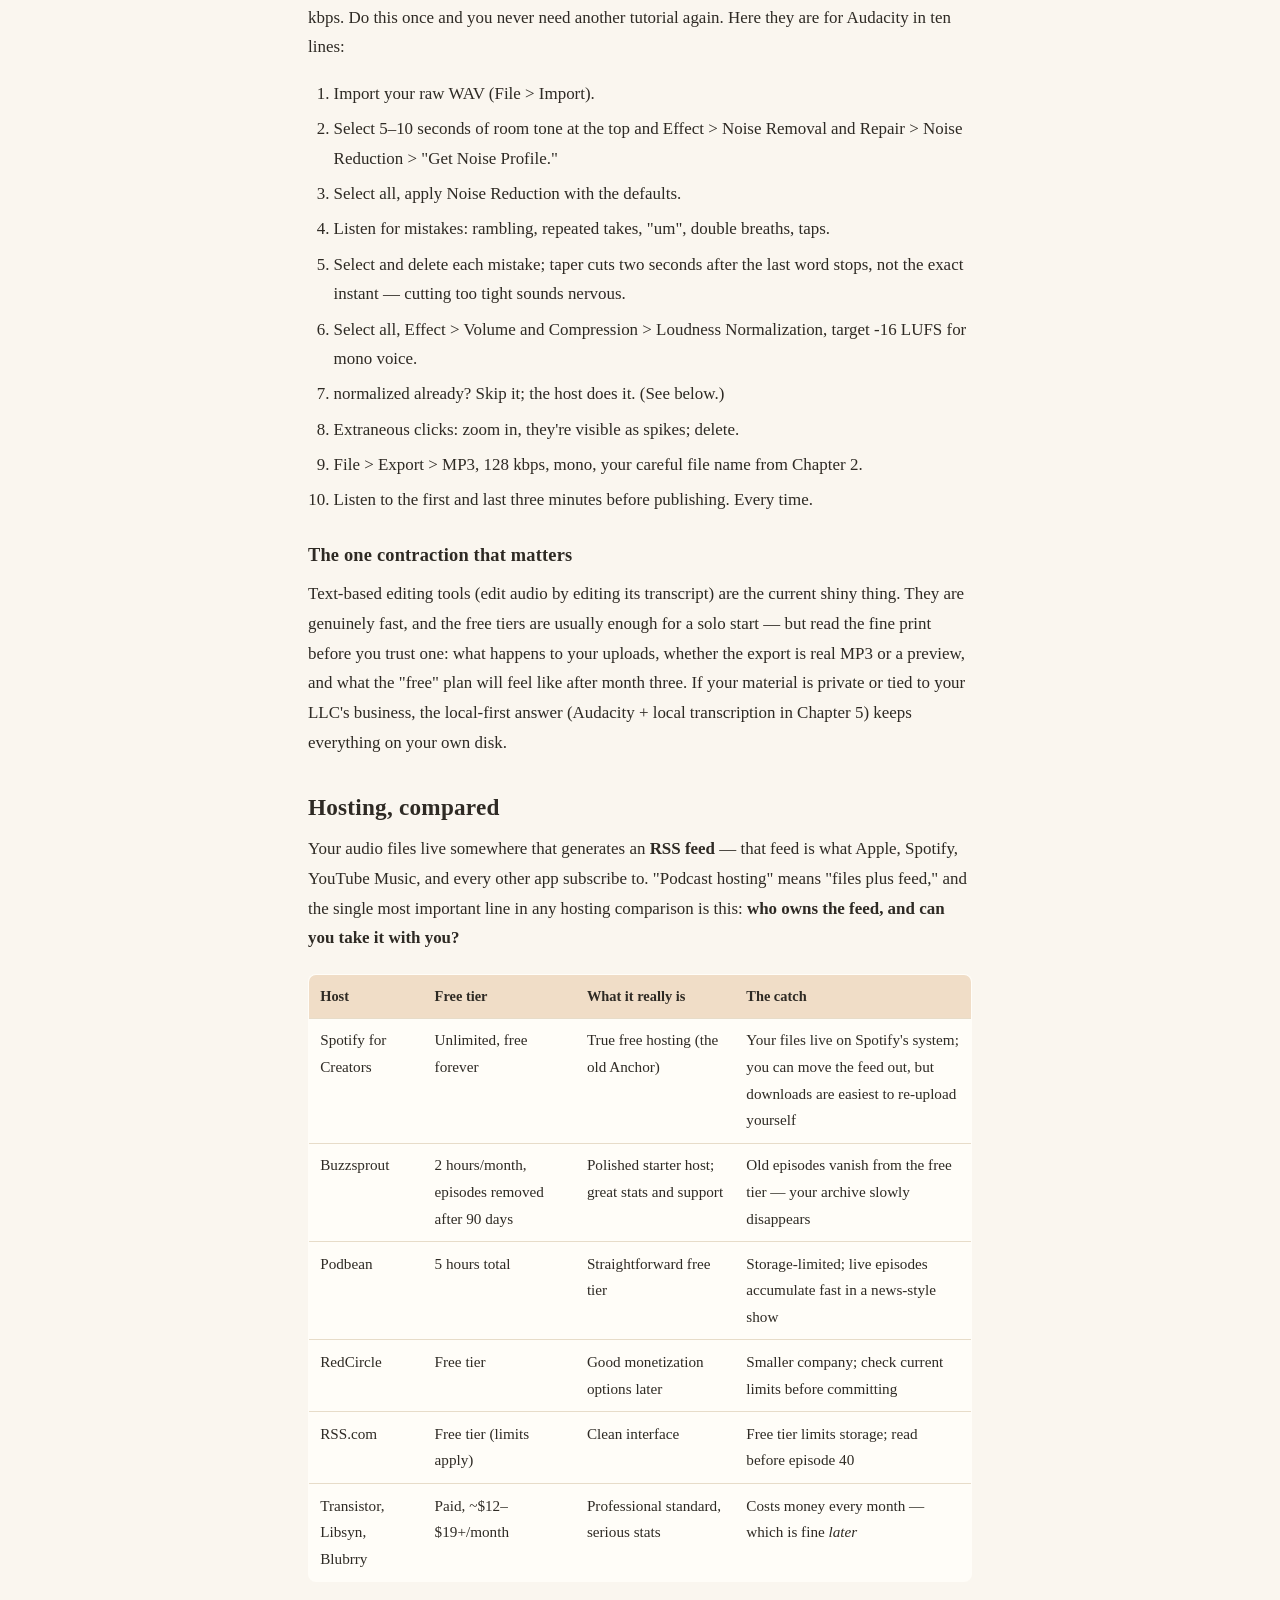
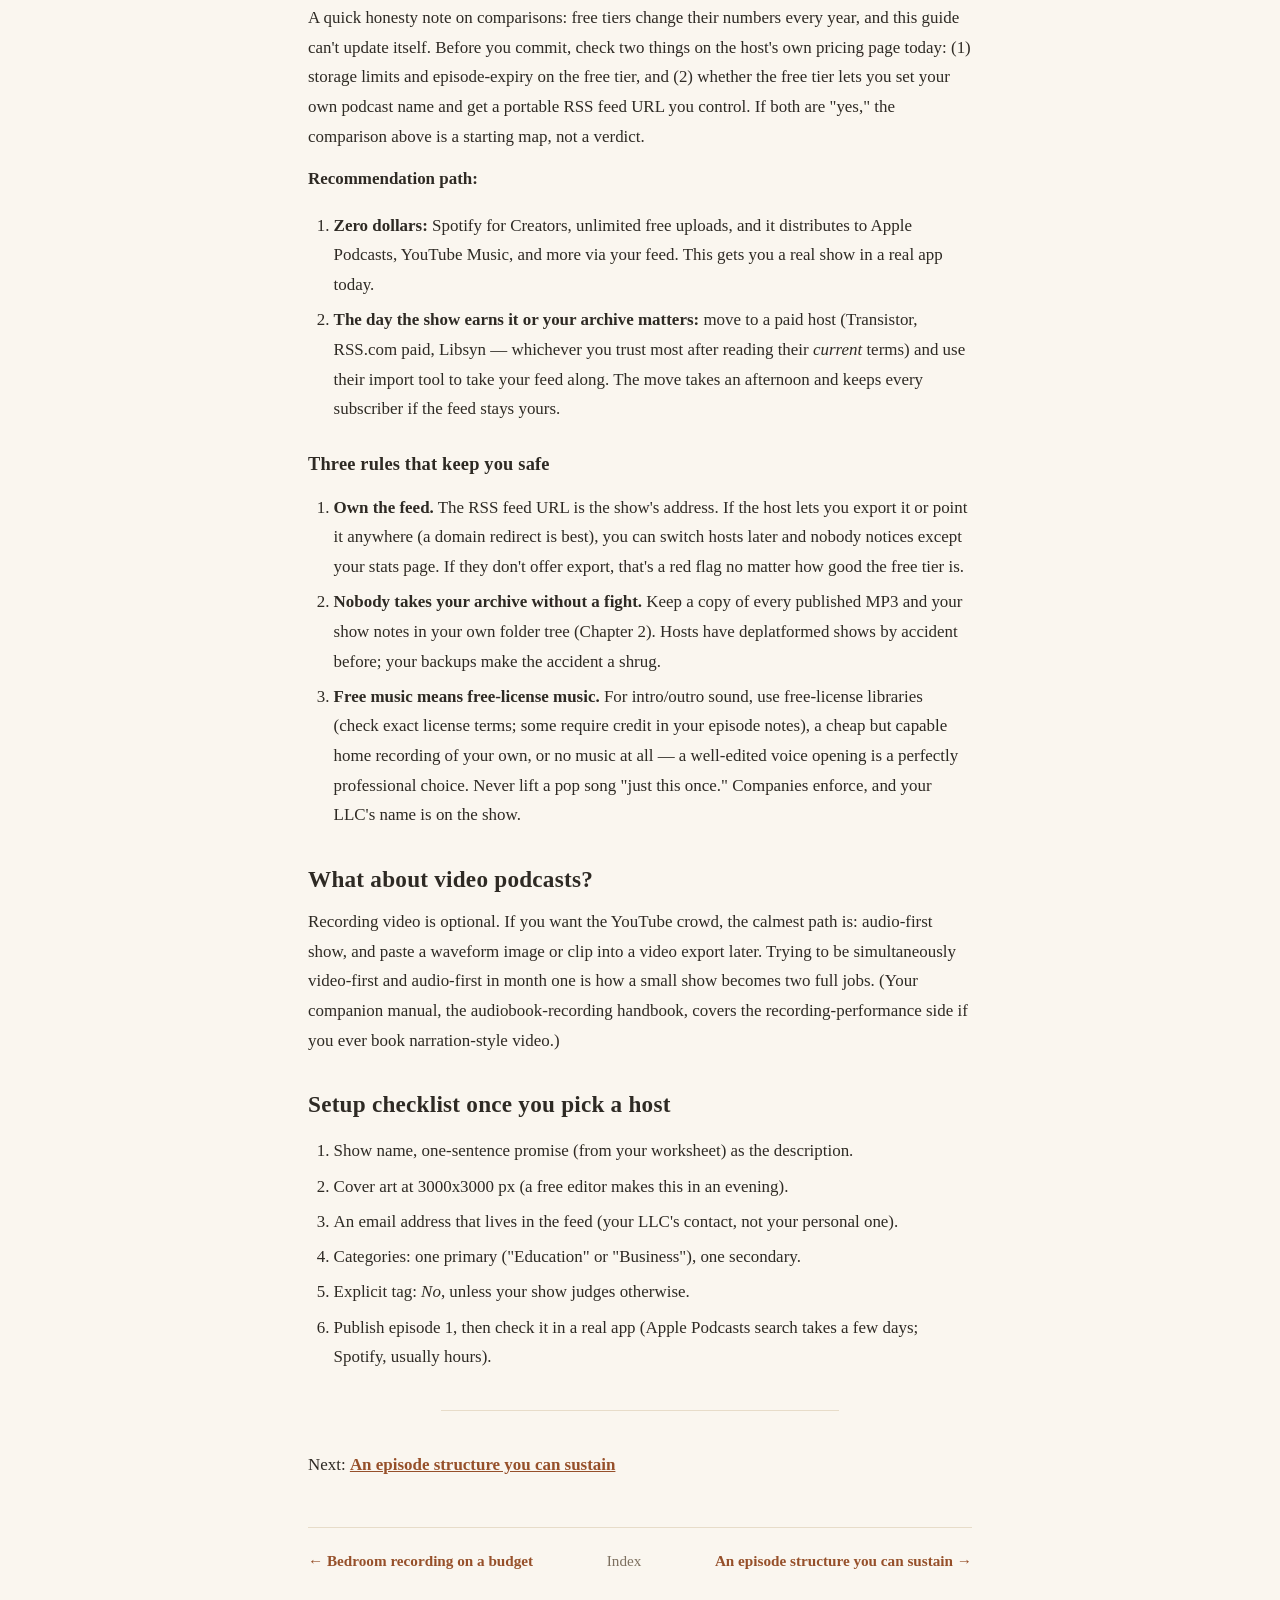
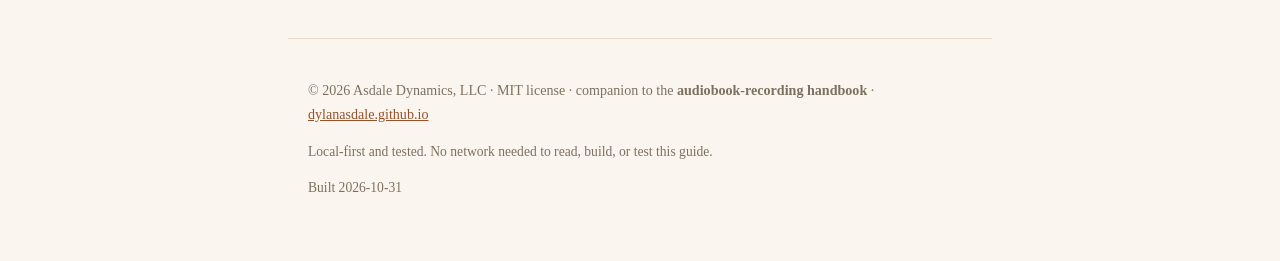
<file: site/03-free-editing-and-hosting-compared.html>
<!DOCTYPE html>
<html lang="en">
<head>
<meta charset="utf-8">
<meta name="viewport" content="width=device-width, initial-scale=1">
<meta name="description" content="Audacity vs GarageBand vs the rest; free podcast hosts compared; and who really owns your RSS feed.">
<title>Free editing and hosting, compared</title>
<link rel="stylesheet" href="./assets/style.css">
<link rel="icon" href="data:,">
</head>
<body>
<header class="site-head">
  <p class="site-title"><a href="./">Podcast Friend Starter Guide</a></p>
  <p class="site-note">A calm manual for starting a small podcast or audio show</p>
</header>
<nav class="site-nav" aria-label="Site pages">
  <ul>
<li><a href="00-introduction.html">Ch. 00</a></li>
<li><a href="01-what-to-say-before-you-buy-anything.html">Ch. 01</a></li>
<li><a href="02-bedroom-recording-on-a-budget.html">Ch. 02</a></li>
<li class="current"><a href="03-free-editing-and-hosting-compared.html">Ch. 03</a></li>
<li><a href="04-episode-structure-you-can-sustain.html">Ch. 04</a></li>
<li><a href="05-ai-transcripts-and-show-notes-with-verification.html">Ch. 05</a></li>
<li><a href="06-guest-etiquette.html">Ch. 06</a></li>
<li><a href="07-consistency-without-burnout.html">Ch. 07</a></li>
<li><a href="08-quitting-politely.html">Ch. 08</a></li>
<li><a href="glossary.html">Glossary</a></li>
<li><a href="worksheets/show-on-a-page.html">Worksheet: Show On A Page</a></li>
<li><a href="worksheets/episode-planner.html">Worksheet: Episode Planner</a></li>
<li><a href="worksheets/gear-budget.html">Worksheet: Gear Budget</a></li>
<li><a href="worksheets/transcript-verification-checklist.html">Worksheet: Transcript Verification Checklist</a></li>
  </ul>
</nav>
<main>
<h1 id="free-editing-and-hosting-compared">Free editing and hosting, compared</h1>
<p>This chapter walks the two shopping-lists every new podcaster faces — editing software and a hosting company — and covers both with free options compared side by side. Then it makes one simple recommendation path so you can stop researching and start publishing.</p>
<blockquote>
<p><strong>The short version:</strong> Editing: use <strong>Audacity</strong> (free, runs on everything) or GarageBand if you have a Mac. Hosting: start on a free tier of a real podcast host — <strong>Spotify for Creators</strong> is the easiest true free-forever option; <strong>Buzzsprout</strong> and <strong>Podbean</strong> have limited free tiers — and never let anyone else own your RSS feed.</p>
</blockquote>
<h2 id="editing-software-compared">Editing software, compared</h2>
<p>You need four things from an editor: cut out mistakes, level the volume, export MP3, and not fight you. That's it. Everything else is optional.</p>
<table>
<thead>
<tr>
<th>Tool</th>
<th>Price</th>
<th>Platforms</th>
<th>Best for</th>
<th>Watch out for</th>
</tr>
</thead>
<tbody>
<tr>
<td>Audacity</td>
<td>Free, open source</td>
<td>Windows, Mac, Linux</td>
<td>The default choice. Noise reduction, loudness normalization, MP3 export</td>
<td>Old-fashioned interface; menus instead of pretty buttons</td>
</tr>
<tr>
<td>GarageBand</td>
<td>Free with Apple hardware</td>
<td>Mac</td>
<td>Mac users who want the least friction</td>
<td>Podcast features have been simplified over the years; keep your templates</td>
</tr>
<tr>
<td>ocenaudio</td>
<td>Free</td>
<td>Windows, Mac, Linux</td>
<td>Quick, simple edits on one file</td>
<td>Fewer advanced features for music/multi-track work</td>
</tr>
<tr>
<td>Reaper</td>
<td>$60 license with an unlimited free-continue trial</td>
<td>Windows, Mac, Linux</td>
<td>People who want a real DAW at a fair price</td>
<td>The trial nags politely but keeps working; overkill for most solo shows</td>
</tr>
<tr>
<td>DaVinci Resolve Fairlight</td>
<td>Free</td>
<td>Windows, Mac, Linux</td>
<td>People already editing video there</td>
<td>Heavy download; more interface than you need</td>
</tr>
<tr>
<td>In-browser AI tools (various)</td>
<td>Freemium</td>
<td>Any browser</td>
<td>Auto-leveling and rough cuts from a text transcript</td>
<td>Free tiers often watermark, watermark audio, or limit length; check export rights, and prefer local tools for private material</td>
</tr>
</tbody>
</table>
<p><strong>Recommendation:</strong> Audacity on Windows/Linux, GarageBand on Mac — and learn exactly four skills: cut silence, amplify/normalize, noise reduction with your room tone, and export at 128+ kbps. Do this once and you never need another tutorial again. Here they are for Audacity in ten lines:</p>
<ol>
<li>Import your raw WAV (File &gt; Import).</li>
<li>Select 5–10 seconds of room tone at the top and Effect &gt; Noise Removal and Repair &gt; Noise Reduction &gt; "Get Noise Profile."</li>
<li>Select all, apply Noise Reduction with the defaults.</li>
<li>Listen for mistakes: rambling, repeated takes, "um", double breaths, taps.</li>
<li>Select and delete each mistake; taper cuts two seconds after the last word stops, not the exact instant — cutting too tight sounds nervous.</li>
<li>Select all, Effect &gt; Volume and Compression &gt; Loudness Normalization, target -16 LUFS for mono voice.</li>
<li>normalized already? Skip it; the host does it. (See below.)</li>
<li>Extraneous clicks: zoom in, they're visible as spikes; delete.</li>
<li>File &gt; Export &gt; MP3, 128 kbps, mono, your careful file name from Chapter 2.</li>
<li>Listen to the first and last three minutes before publishing. Every time.</li>
</ol>
<h3 id="the-one-contraction-that-matters">The one contraction that matters</h3>
<p>Text-based editing tools (edit audio by editing its transcript) are the current shiny thing. They are genuinely fast, and the free tiers are usually enough for a solo start — but read the fine print before you trust one: what happens to your uploads, whether the export is real MP3 or a preview, and what the "free" plan will feel like after month three. If your material is private or tied to your LLC's business, the local-first answer (Audacity + local transcription in Chapter 5) keeps everything on your own disk.</p>
<h2 id="hosting-compared">Hosting, compared</h2>
<p>Your audio files live somewhere that generates an <strong>RSS feed</strong> — that feed is what Apple, Spotify, YouTube Music, and every other app subscribe to. "Podcast hosting" means "files plus feed," and the single most important line in any hosting comparison is this: <strong>who owns the feed, and can you take it with you?</strong></p>
<table>
<thead>
<tr>
<th>Host</th>
<th>Free tier</th>
<th>What it really is</th>
<th>The catch</th>
</tr>
</thead>
<tbody>
<tr>
<td>Spotify for Creators</td>
<td>Unlimited, free forever</td>
<td>True free hosting (the old Anchor)</td>
<td>Your files live on Spotify's system; you can move the feed out, but downloads are easiest to re-upload yourself</td>
</tr>
<tr>
<td>Buzzsprout</td>
<td>2 hours/month, episodes removed after 90 days</td>
<td>Polished starter host; great stats and support</td>
<td>Old episodes vanish from the free tier — your archive slowly disappears</td>
</tr>
<tr>
<td>Podbean</td>
<td>5 hours total</td>
<td>Straightforward free tier</td>
<td>Storage-limited; live episodes accumulate fast in a news-style show</td>
</tr>
<tr>
<td>RedCircle</td>
<td>Free tier</td>
<td>Good monetization options later</td>
<td>Smaller company; check current limits before committing</td>
</tr>
<tr>
<td>RSS.com</td>
<td>Free tier (limits apply)</td>
<td>Clean interface</td>
<td>Free tier limits storage; read before episode 40</td>
</tr>
<tr>
<td>Transistor, Libsyn, Blubrry</td>
<td>Paid, ~$12–$19+/month</td>
<td>Professional standard, serious stats</td>
<td>Costs money every month — which is fine <em>later</em></td>
</tr>
</tbody>
</table>
<p>A quick honesty note on comparisons: free tiers change their numbers every year, and this guide can't update itself. Before you commit, check two things on the host's own pricing page today: (1) storage limits and episode-expiry on the free tier, and (2) whether the free tier lets you set your own podcast name and get a portable RSS feed URL you control. If both are "yes," the comparison above is a starting map, not a verdict.</p>
<p><strong>Recommendation path:</strong></p>
<ol>
<li><strong>Zero dollars:</strong> Spotify for Creators, unlimited free uploads, and it distributes to Apple Podcasts, YouTube Music, and more via your feed. This gets you a real show in a real app today.</li>
<li><strong>The day the show earns it or your archive matters:</strong> move to a paid host (Transistor, RSS.com paid, Libsyn — whichever you trust most after reading their <em>current</em> terms) and use their import tool to take your feed along. The move takes an afternoon and keeps every subscriber if the feed stays yours.</li>
</ol>
<h3 id="three-rules-that-keep-you-safe">Three rules that keep you safe</h3>
<ol>
<li><strong>Own the feed.</strong> The RSS feed URL is the show's address. If the host lets you export it or point it anywhere (a domain redirect is best), you can switch hosts later and nobody notices except your stats page. If they don't offer export, that's a red flag no matter how good the free tier is.</li>
<li><strong>Nobody takes your archive without a fight.</strong> Keep a copy of every published MP3 and your show notes in your own folder tree (Chapter 2). Hosts have deplatformed shows by accident before; your backups make the accident a shrug.</li>
<li><strong>Free music means free-license music.</strong> For intro/outro sound, use free-license libraries (check exact license terms; some require credit in your episode notes), a cheap but capable home recording of your own, or no music at all — a well-edited voice opening is a perfectly professional choice. Never lift a pop song "just this once." Companies enforce, and your LLC's name is on the show.</li>
</ol>
<h2 id="what-about-video-podcasts">What about video podcasts?</h2>
<p>Recording video is optional. If you want the YouTube crowd, the calmest path is: audio-first show, and paste a waveform image or clip into a video export later. Trying to be simultaneously video-first and audio-first in month one is how a small show becomes two full jobs. (Your companion manual, the audiobook-recording handbook, covers the recording-performance side if you ever book narration-style video.)</p>
<h2 id="setup-checklist-once-you-pick-a-host">Setup checklist once you pick a host</h2>
<ol>
<li>Show name, one-sentence promise (from your worksheet) as the description.</li>
<li>Cover art at 3000x3000 px (a free editor makes this in an evening).</li>
<li>An email address that lives in the feed (your LLC's contact, not your personal one).</li>
<li>Categories: one primary ("Education" or "Business"), one secondary.</li>
<li>Explicit tag: <em>No</em>, unless your show judges otherwise.</li>
<li>Publish episode 1, then check it in a real app (Apple Podcasts search takes a few days; Spotify, usually hours).</li>
</ol>
<hr>
<p>Next: <strong><a href="04-episode-structure-you-can-sustain.html">An episode structure you can sustain</a></strong></p>
<nav class="pagenav"><a class="prev" href="02-bedroom-recording-on-a-budget.html">&larr; Bedroom recording on a budget</a>
<a class="up" href="./index.html">Index</a>
<a class="next" href="04-episode-structure-you-can-sustain.html">An episode structure you can sustain &rarr;</a></nav>
</main>
<footer class="site-foot">
  <p>&copy; 2026 Asdale Dynamics, LLC &middot; MIT license &middot;
  companion to the <strong>audiobook-recording handbook</strong> &middot;
  <a href="https://dylanasdale.github.io/">dylanasdale.github.io</a></p>
  <p class="small">Local-first and tested. No network needed to read, build, or test this guide.</p>
  <p class="small">Built 2026-10-31</p>
</footer>
</body>
</html>
</file>
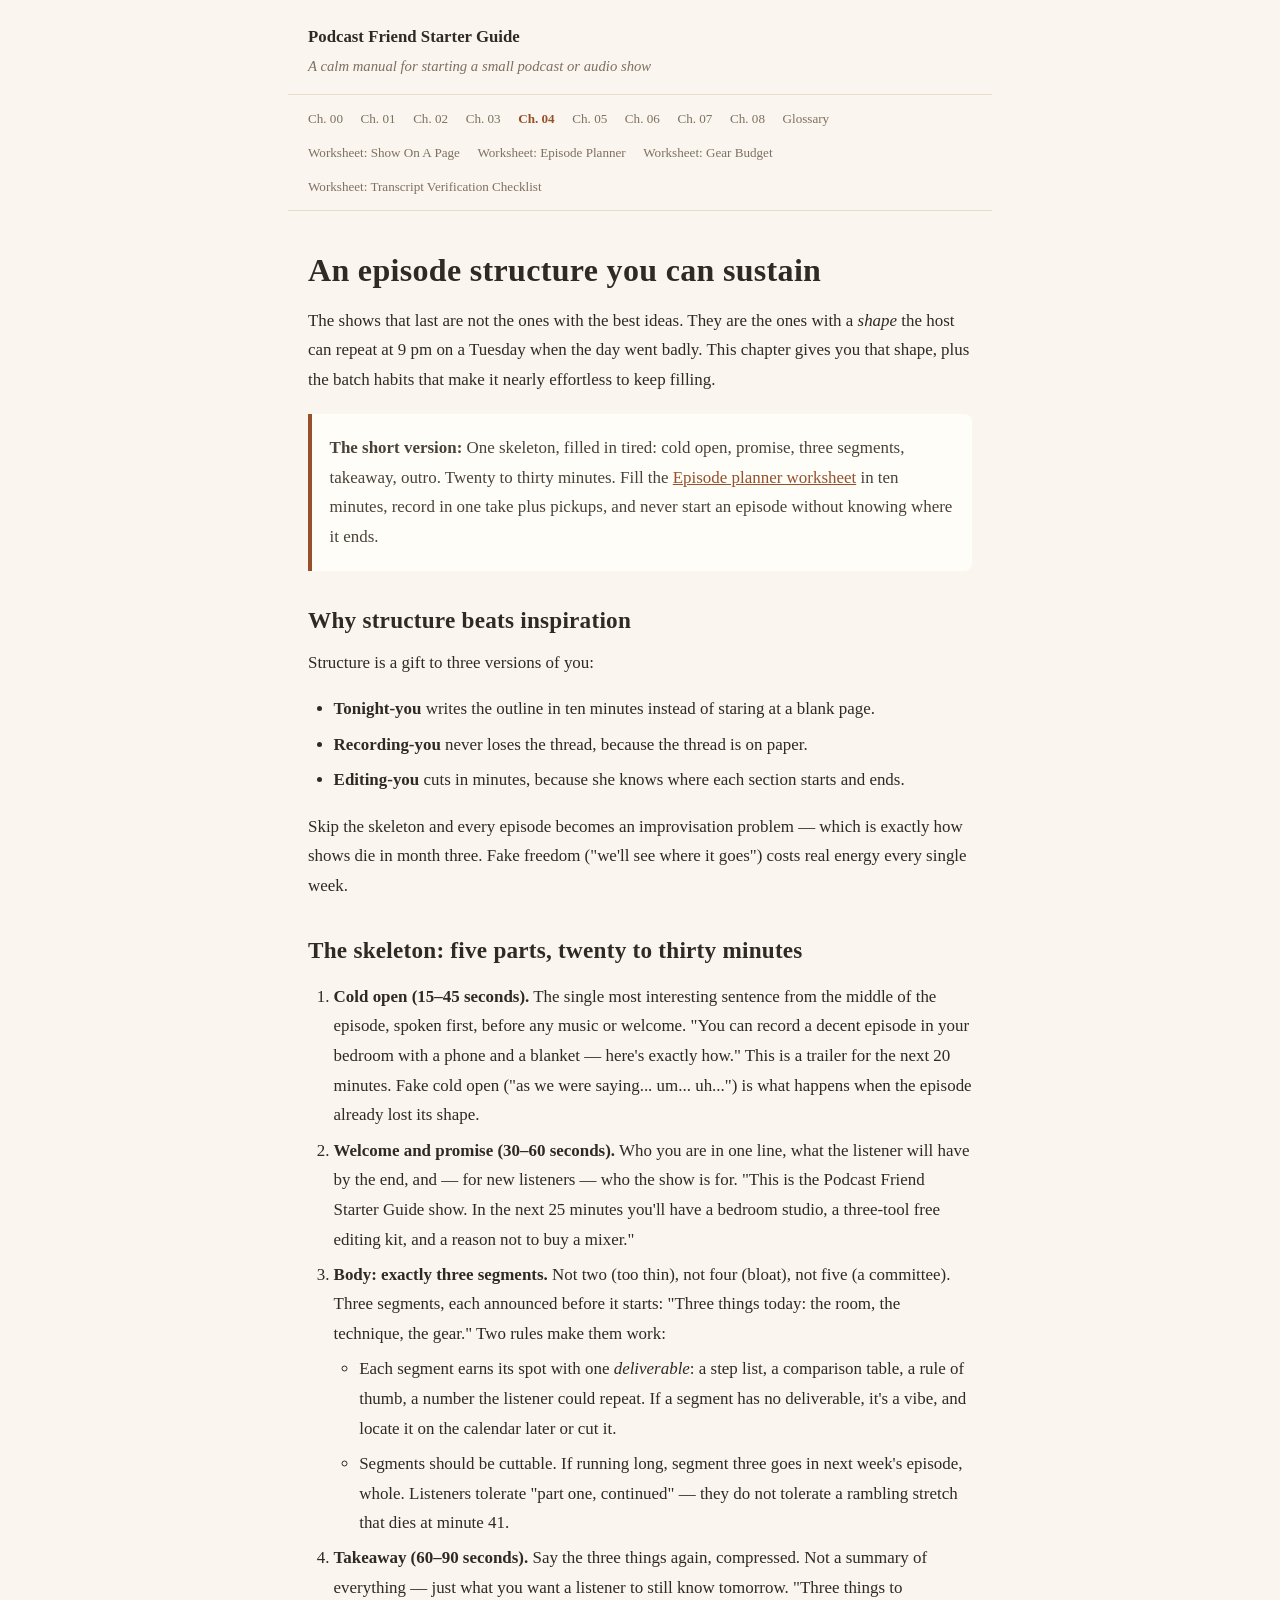
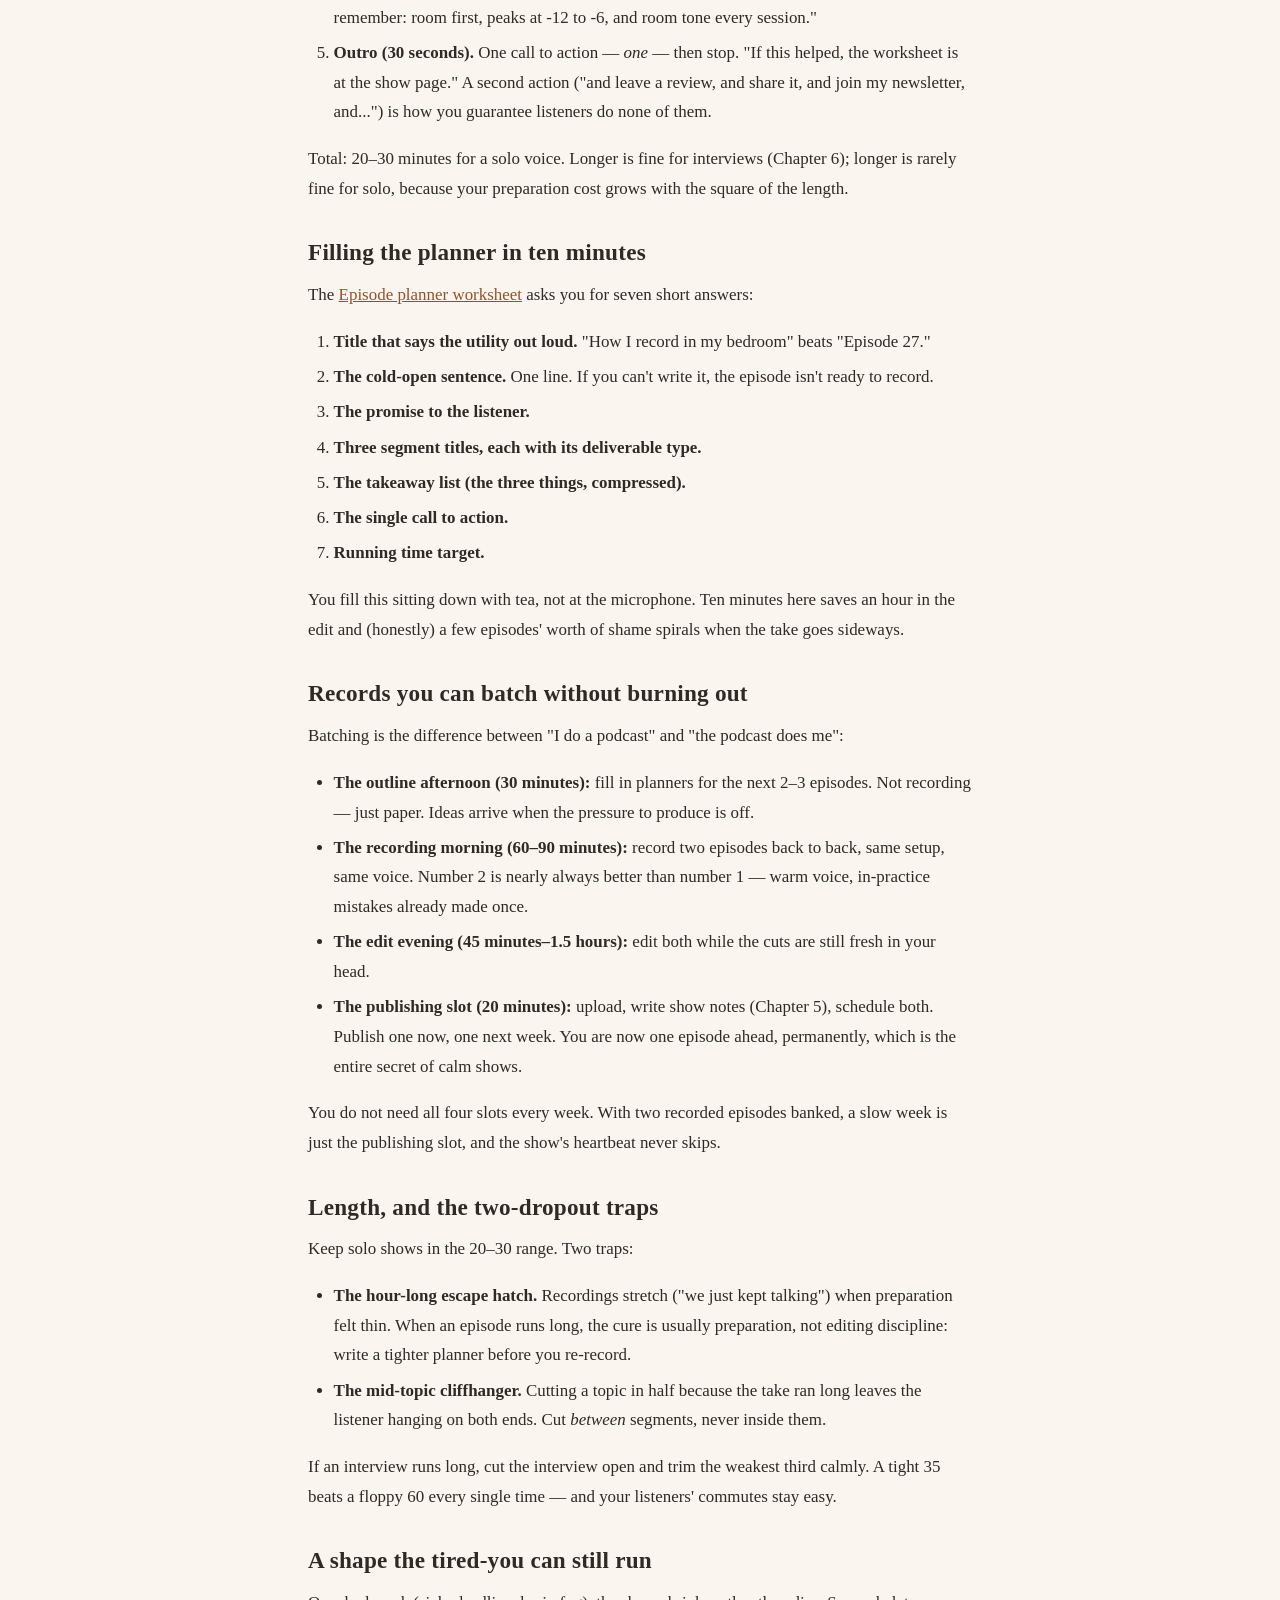
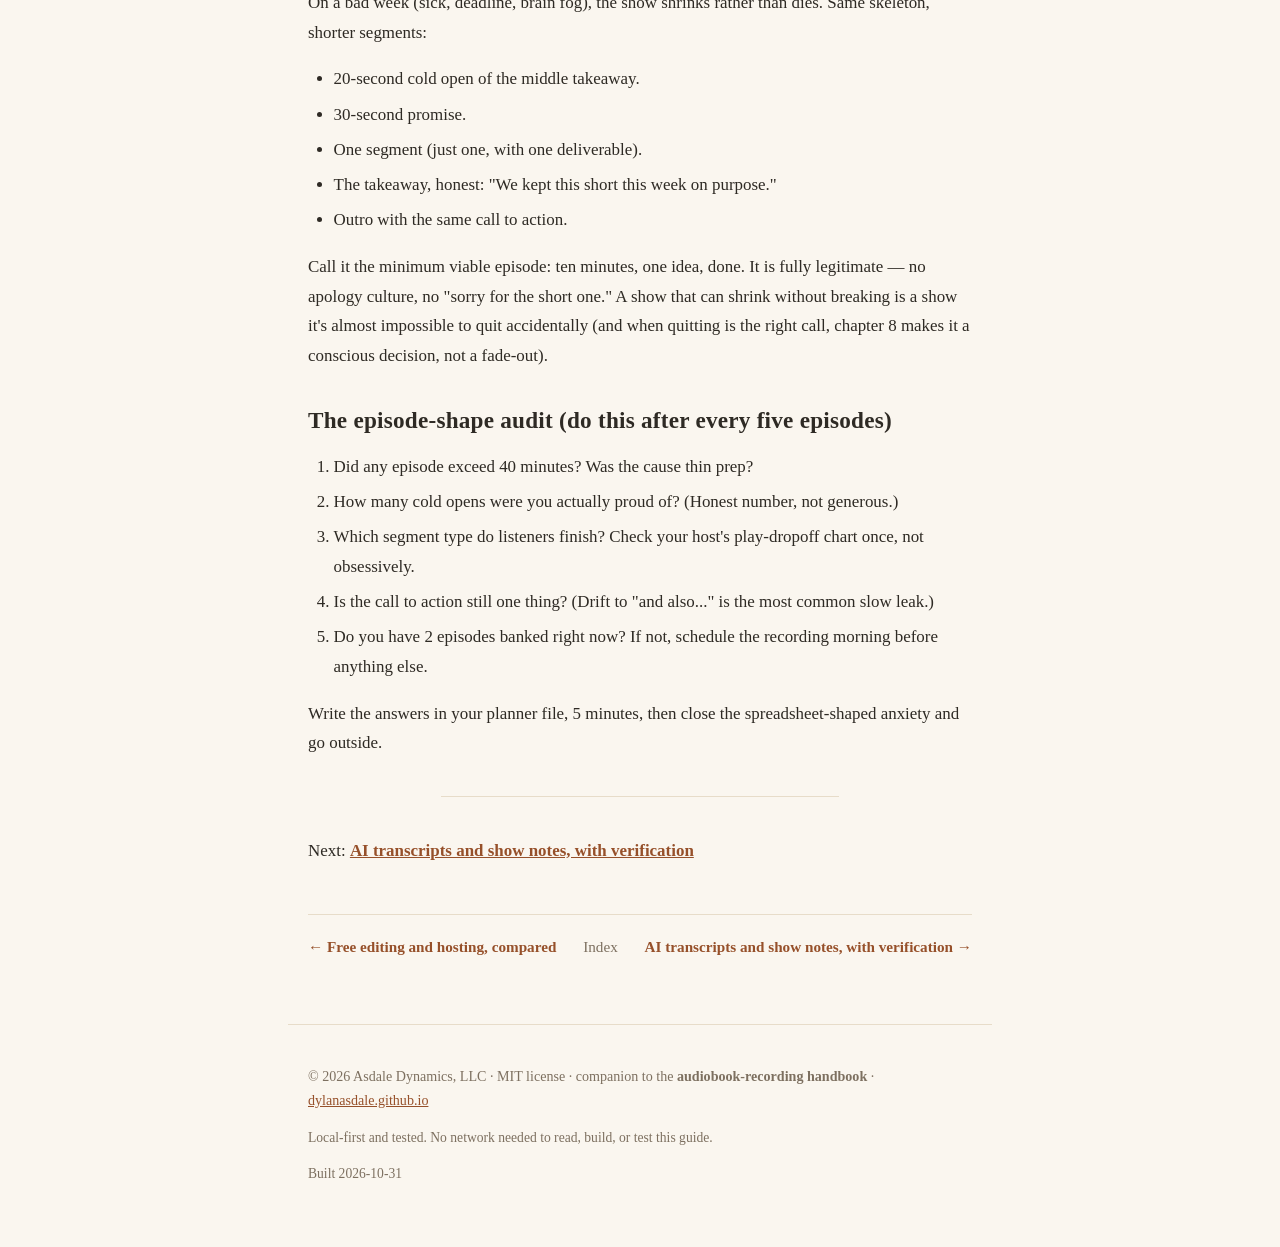
<file: site/04-episode-structure-you-can-sustain.html>
<!DOCTYPE html>
<html lang="en">
<head>
<meta charset="utf-8">
<meta name="viewport" content="width=device-width, initial-scale=1">
<meta name="description" content="The five-part skeleton, batch recordings, and the ten-minute planner that keeps shows alive past month three.">
<title>An episode structure you can sustain</title>
<link rel="stylesheet" href="./assets/style.css">
<link rel="icon" href="data:,">
</head>
<body>
<header class="site-head">
  <p class="site-title"><a href="./">Podcast Friend Starter Guide</a></p>
  <p class="site-note">A calm manual for starting a small podcast or audio show</p>
</header>
<nav class="site-nav" aria-label="Site pages">
  <ul>
<li><a href="00-introduction.html">Ch. 00</a></li>
<li><a href="01-what-to-say-before-you-buy-anything.html">Ch. 01</a></li>
<li><a href="02-bedroom-recording-on-a-budget.html">Ch. 02</a></li>
<li><a href="03-free-editing-and-hosting-compared.html">Ch. 03</a></li>
<li class="current"><a href="04-episode-structure-you-can-sustain.html">Ch. 04</a></li>
<li><a href="05-ai-transcripts-and-show-notes-with-verification.html">Ch. 05</a></li>
<li><a href="06-guest-etiquette.html">Ch. 06</a></li>
<li><a href="07-consistency-without-burnout.html">Ch. 07</a></li>
<li><a href="08-quitting-politely.html">Ch. 08</a></li>
<li><a href="glossary.html">Glossary</a></li>
<li><a href="worksheets/show-on-a-page.html">Worksheet: Show On A Page</a></li>
<li><a href="worksheets/episode-planner.html">Worksheet: Episode Planner</a></li>
<li><a href="worksheets/gear-budget.html">Worksheet: Gear Budget</a></li>
<li><a href="worksheets/transcript-verification-checklist.html">Worksheet: Transcript Verification Checklist</a></li>
  </ul>
</nav>
<main>
<h1 id="an-episode-structure-you-can-sustain">An episode structure you can sustain</h1>
<p>The shows that last are not the ones with the best ideas. They are the ones with a <em>shape</em> the host can repeat at 9 pm on a Tuesday when the day went badly. This chapter gives you that shape, plus the batch habits that make it nearly effortless to keep filling.</p>
<blockquote>
<p><strong>The short version:</strong> One skeleton, filled in tired: cold open, promise, three segments, takeaway, outro. Twenty to thirty minutes. Fill the <a href="worksheets/episode-planner.html">Episode planner worksheet</a> in ten minutes, record in one take plus pickups, and never start an episode without knowing where it ends.</p>
</blockquote>
<h2 id="why-structure-beats-inspiration">Why structure beats inspiration</h2>
<p>Structure is a gift to three versions of you:</p>
<ul>
<li><strong>Tonight-you</strong> writes the outline in ten minutes instead of staring at a blank page.</li>
<li><strong>Recording-you</strong> never loses the thread, because the thread is on paper.</li>
<li><strong>Editing-you</strong> cuts in minutes, because she knows where each section starts and ends.</li>
</ul>
<p>Skip the skeleton and every episode becomes an improvisation problem — which is exactly how shows die in month three. Fake freedom ("we'll see where it goes") costs real energy every single week.</p>
<h2 id="the-skeleton-five-parts-twenty-to-thirty-minutes">The skeleton: five parts, twenty to thirty minutes</h2>
<ol>
<li><strong>Cold open (15–45 seconds).</strong> The single most interesting sentence from the middle of the episode, spoken first, before any music or welcome. "You can record a decent episode in your bedroom with a phone and a blanket — here's exactly how." This is a trailer for the next 20 minutes. Fake cold open ("as we were saying... um... uh...") is what happens when the episode already lost its shape.</li>
<li><strong>Welcome and promise (30–60 seconds).</strong> Who you are in one line, what the listener will have by the end, and — for new listeners — who the show is for. "This is the Podcast Friend Starter Guide show. In the next 25 minutes you'll have a bedroom studio, a three-tool free editing kit, and a reason not to buy a mixer."</li>
<li><strong>Body: exactly three segments.</strong> Not two (too thin), not four (bloat), not five (a committee). Three segments, each announced before it starts: "Three things today: the room, the technique, the gear." Two rules make them work:
<ul>
<li>Each segment earns its spot with one <em>deliverable</em>: a step list, a comparison table, a rule of thumb, a number the listener could repeat. If a segment has no deliverable, it's a vibe, and locate it on the calendar later or cut it.</li>
<li>Segments should be cuttable. If running long, segment three goes in next week's episode, whole. Listeners tolerate "part one, continued" — they do not tolerate a rambling stretch that dies at minute 41.</li>
</ul>
</li>
<li><strong>Takeaway (60–90 seconds).</strong> Say the three things again, compressed. Not a summary of everything — just what you want a listener to still know tomorrow. "Three things to remember: room first, peaks at -12 to -6, and room tone every session."</li>
<li><strong>Outro (30 seconds).</strong> One call to action — <em>one</em> — then stop. "If this helped, the worksheet is at the show page." A second action ("and leave a review, and share it, and join my newsletter, and...") is how you guarantee listeners do none of them.</li>
</ol>
<p>Total: 20–30 minutes for a solo voice. Longer is fine for interviews (Chapter 6); longer is rarely fine for solo, because your preparation cost grows with the square of the length.</p>
<h2 id="filling-the-planner-in-ten-minutes">Filling the planner in ten minutes</h2>
<p>The <a href="worksheets/episode-planner.html">Episode planner worksheet</a> asks you for seven short answers:</p>
<ol>
<li><strong>Title that says the utility out loud.</strong> "How I record in my bedroom" beats "Episode 27."</li>
<li><strong>The cold-open sentence.</strong> One line. If you can't write it, the episode isn't ready to record.</li>
<li><strong>The promise to the listener.</strong></li>
<li><strong>Three segment titles, each with its deliverable type.</strong></li>
<li><strong>The takeaway list (the three things, compressed).</strong></li>
<li><strong>The single call to action.</strong></li>
<li><strong>Running time target.</strong></li>
</ol>
<p>You fill this sitting down with tea, not at the microphone. Ten minutes here saves an hour in the edit and (honestly) a few episodes' worth of shame spirals when the take goes sideways.</p>
<h2 id="records-you-can-batch-without-burning-out">Records you can batch without burning out</h2>
<p>Batching is the difference between "I do a podcast" and "the podcast does me":</p>
<ul>
<li><strong>The outline afternoon (30 minutes):</strong> fill in planners for the next 2–3 episodes. Not recording — just paper. Ideas arrive when the pressure to produce is off.</li>
<li><strong>The recording morning (60–90 minutes):</strong> record two episodes back to back, same setup, same voice. Number 2 is nearly always better than number 1 — warm voice, in-practice mistakes already made once.</li>
<li><strong>The edit evening (45 minutes–1.5 hours):</strong> edit both while the cuts are still fresh in your head.</li>
<li><strong>The publishing slot (20 minutes):</strong> upload, write show notes (Chapter 5), schedule both. Publish one now, one next week. You are now one episode ahead, permanently, which is the entire secret of calm shows.</li>
</ul>
<p>You do not need all four slots every week. With two recorded episodes banked, a slow week is just the publishing slot, and the show's heartbeat never skips.</p>
<h2 id="length-and-the-two-dropout-traps">Length, and the two-dropout traps</h2>
<p>Keep solo shows in the 20–30 range. Two traps:</p>
<ul>
<li><strong>The hour-long escape hatch.</strong> Recordings stretch ("we just kept talking") when preparation felt thin. When an episode runs long, the cure is usually preparation, not editing discipline: write a tighter planner before you re-record.</li>
<li><strong>The mid-topic cliffhanger.</strong> Cutting a topic in half because the take ran long leaves the listener hanging on both ends. Cut <em>between</em> segments, never inside them.</li>
</ul>
<p>If an interview runs long, cut the interview open and trim the weakest third calmly. A tight 35 beats a floppy 60 every single time — and your listeners' commutes stay easy.</p>
<h2 id="a-shape-the-tired-you-can-still-run">A shape the tired-you can still run</h2>
<p>On a bad week (sick, deadline, brain fog), the show shrinks rather than dies. Same skeleton, shorter segments:</p>
<ul>
<li>20-second cold open of the middle takeaway.</li>
<li>30-second promise.</li>
<li>One segment (just one, with one deliverable).</li>
<li>The takeaway, honest: "We kept this short this week on purpose."</li>
<li>Outro with the same call to action.</li>
</ul>
<p>Call it the minimum viable episode: ten minutes, one idea, done. It is fully legitimate — no apology culture, no "sorry for the short one." A show that can shrink without breaking is a show it's almost impossible to quit accidentally (and when quitting is the right call, chapter 8 makes it a conscious decision, not a fade-out).</p>
<h2 id="the-episode-shape-audit-do-this-after-every-five-episodes">The episode-shape audit (do this after every five episodes)</h2>
<ol>
<li>Did any episode exceed 40 minutes? Was the cause thin prep?</li>
<li>How many cold opens were you actually proud of? (Honest number, not generous.)</li>
<li>Which segment type do listeners finish? Check your host's play-dropoff chart once, not obsessively.</li>
<li>Is the call to action still one thing? (Drift to "and also..." is the most common slow leak.)</li>
<li>Do you have 2 episodes banked right now? If not, schedule the recording morning before anything else.</li>
</ol>
<p>Write the answers in your planner file, 5 minutes, then close the spreadsheet-shaped anxiety and go outside.</p>
<hr>
<p>Next: <strong><a href="05-ai-transcripts-and-show-notes-with-verification.html">AI transcripts and show notes, with verification</a></strong></p>
<nav class="pagenav"><a class="prev" href="03-free-editing-and-hosting-compared.html">&larr; Free editing and hosting, compared</a>
<a class="up" href="./index.html">Index</a>
<a class="next" href="05-ai-transcripts-and-show-notes-with-verification.html">AI transcripts and show notes, with verification &rarr;</a></nav>
</main>
<footer class="site-foot">
  <p>&copy; 2026 Asdale Dynamics, LLC &middot; MIT license &middot;
  companion to the <strong>audiobook-recording handbook</strong> &middot;
  <a href="https://dylanasdale.github.io/">dylanasdale.github.io</a></p>
  <p class="small">Local-first and tested. No network needed to read, build, or test this guide.</p>
  <p class="small">Built 2026-10-31</p>
</footer>
</body>
</html>
</file>
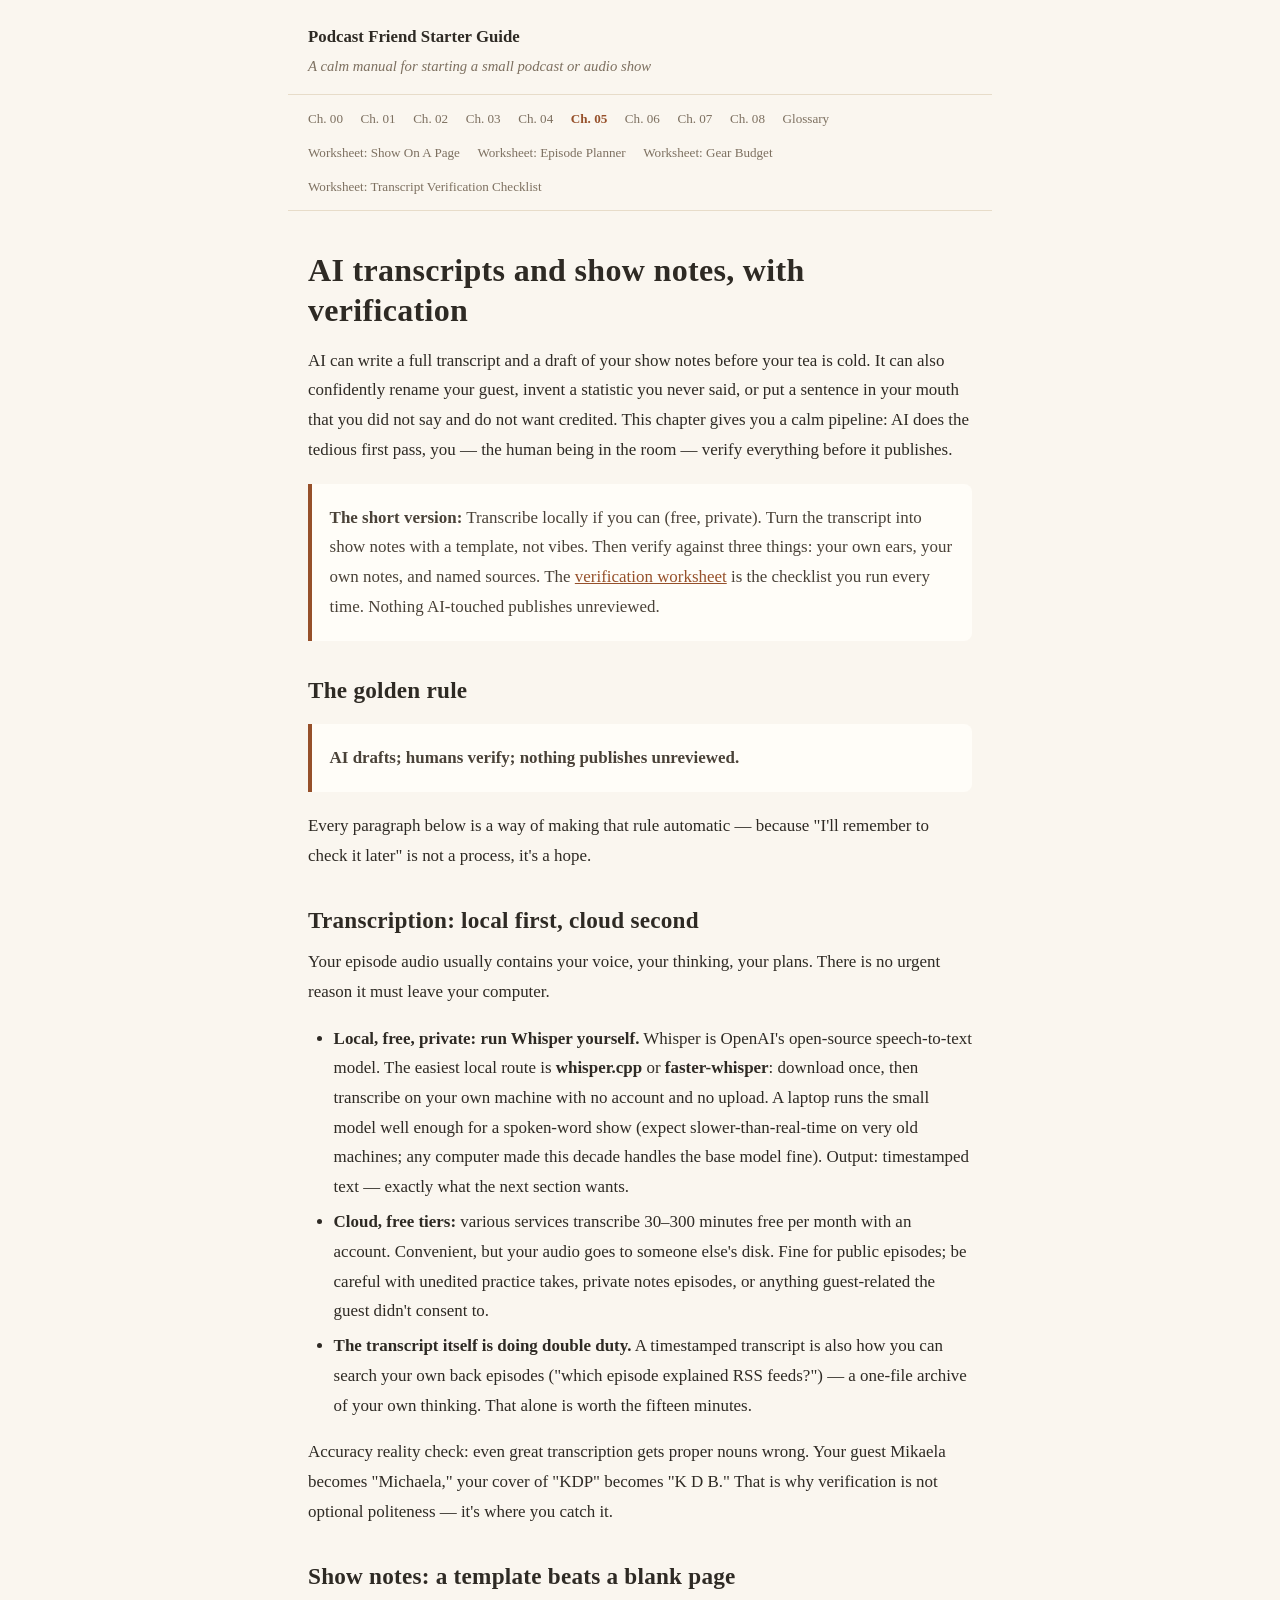
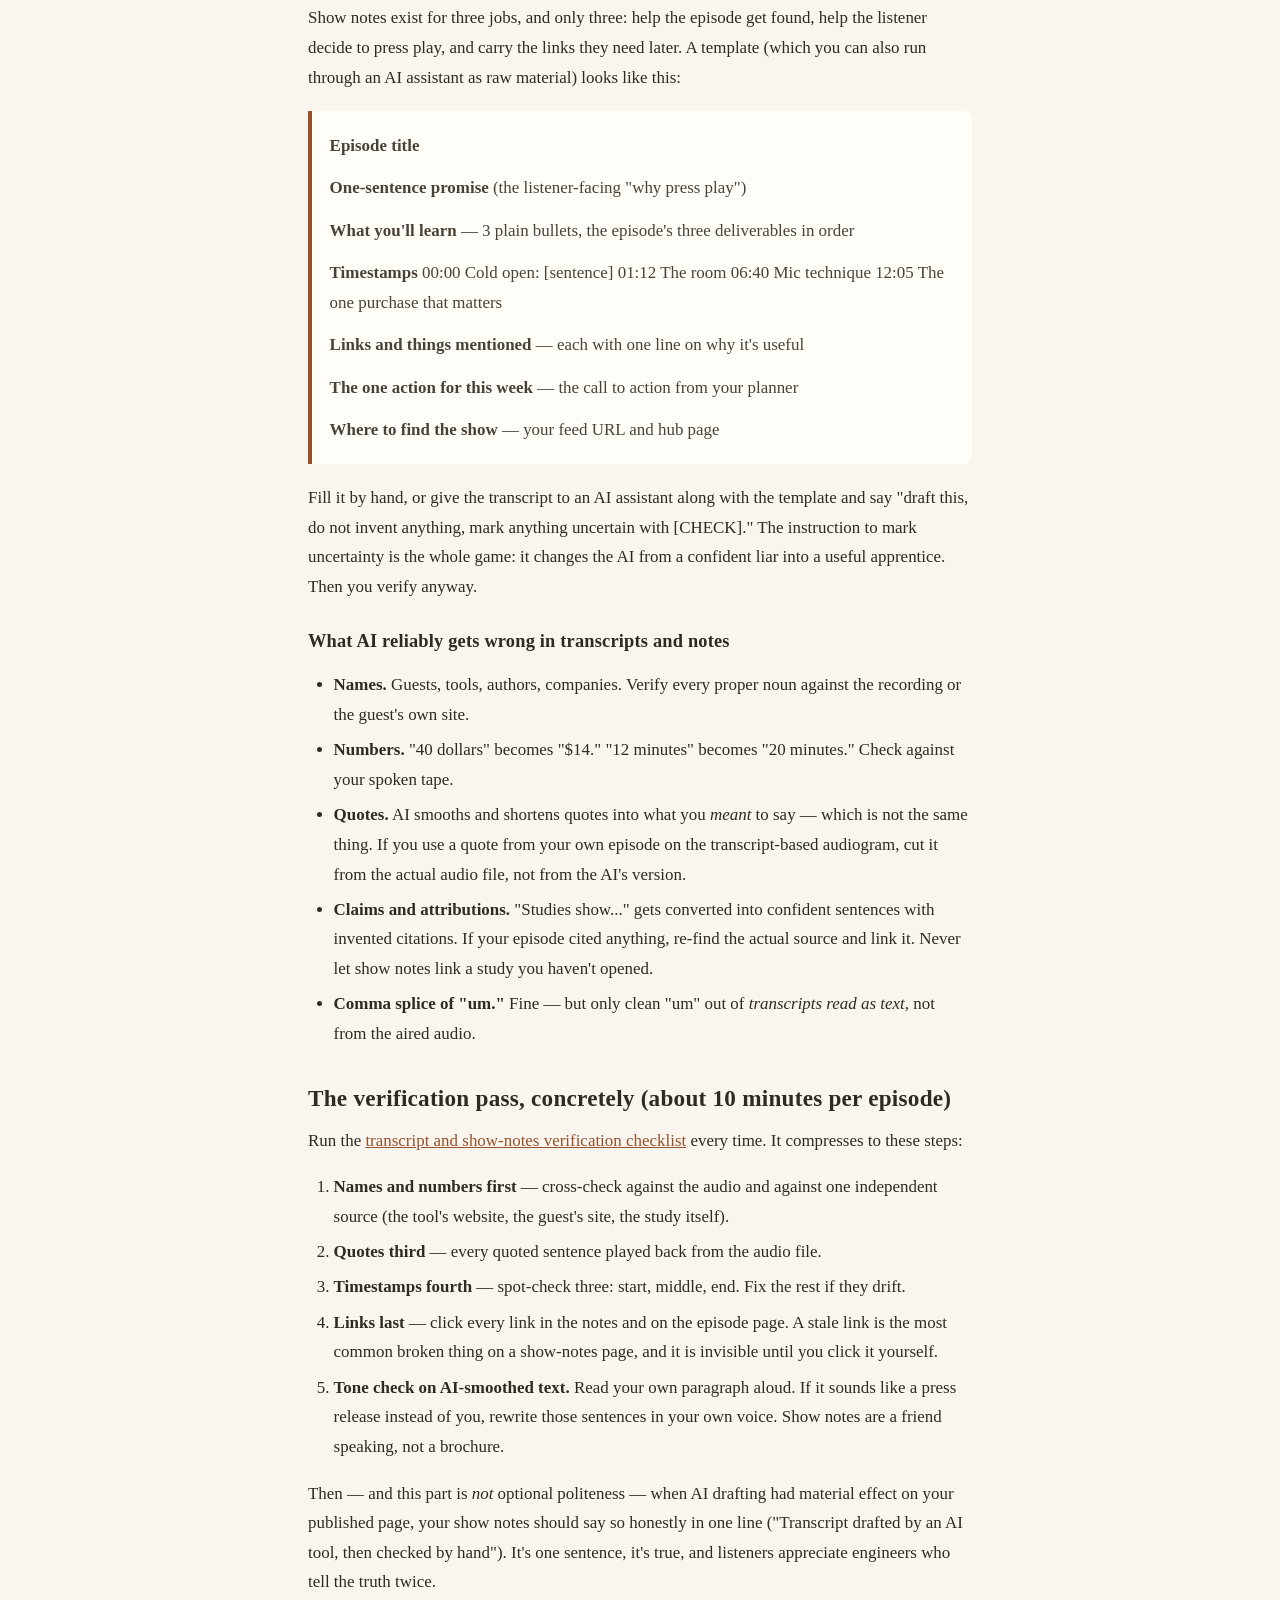
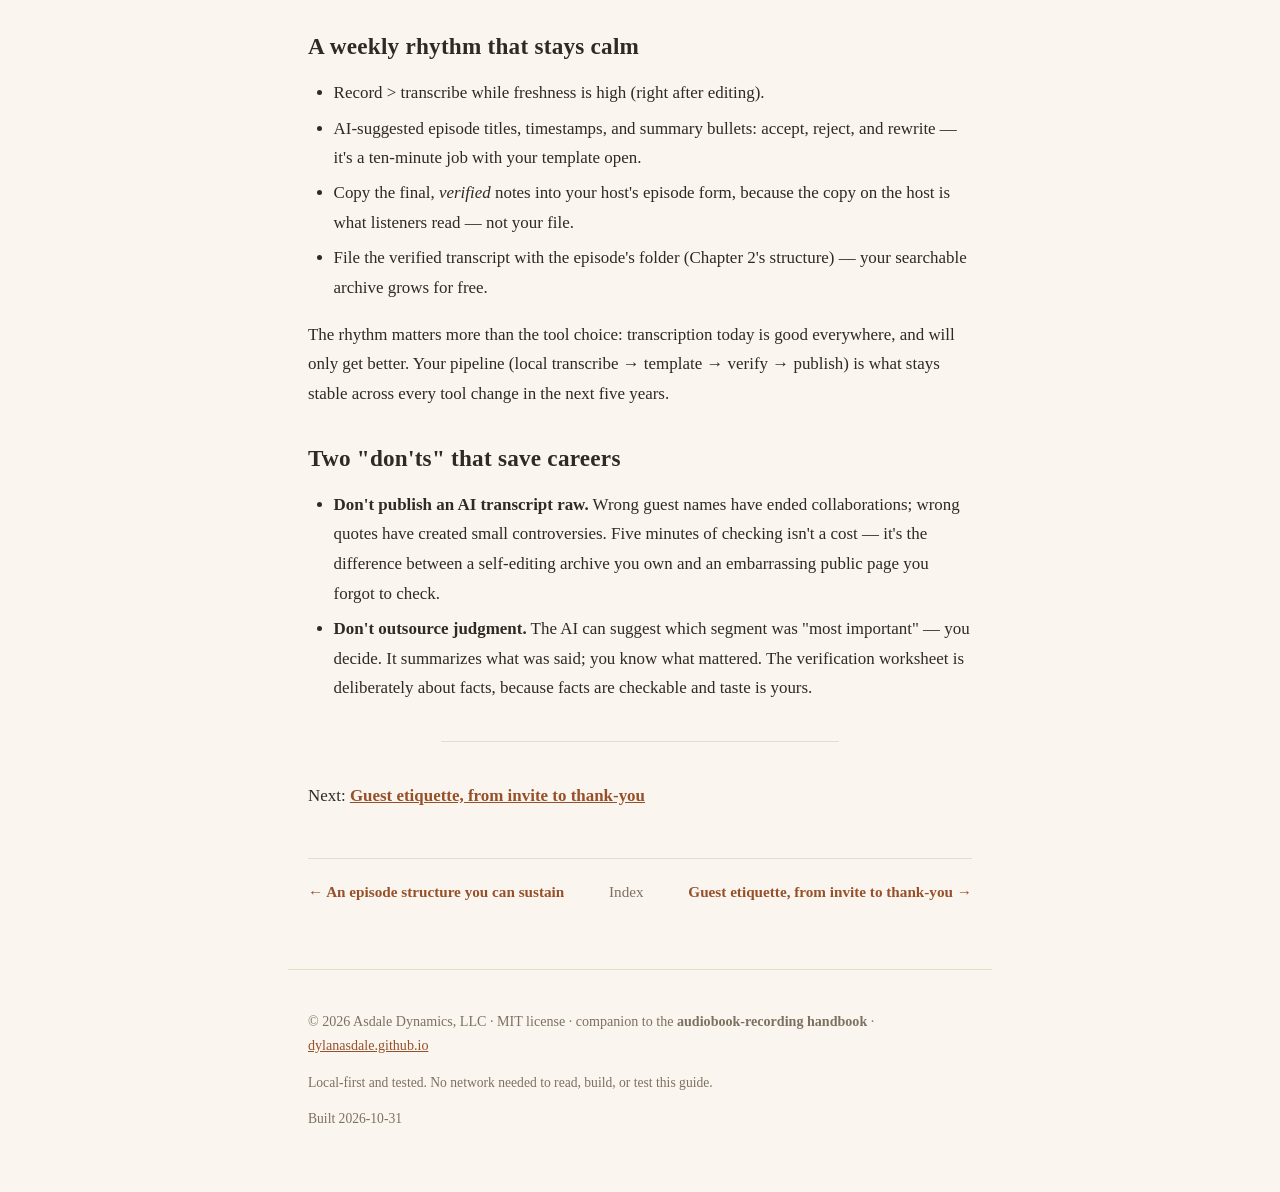
<file: site/05-ai-transcripts-and-show-notes-with-verification.html>
<!DOCTYPE html>
<html lang="en">
<head>
<meta charset="utf-8">
<meta name="viewport" content="width=device-width, initial-scale=1">
<meta name="description" content="Local AI transcription, a show-notes template, and the non-negotiable human verification checklist.">
<title>AI transcripts and show notes, with verification</title>
<link rel="stylesheet" href="./assets/style.css">
<link rel="icon" href="data:,">
</head>
<body>
<header class="site-head">
  <p class="site-title"><a href="./">Podcast Friend Starter Guide</a></p>
  <p class="site-note">A calm manual for starting a small podcast or audio show</p>
</header>
<nav class="site-nav" aria-label="Site pages">
  <ul>
<li><a href="00-introduction.html">Ch. 00</a></li>
<li><a href="01-what-to-say-before-you-buy-anything.html">Ch. 01</a></li>
<li><a href="02-bedroom-recording-on-a-budget.html">Ch. 02</a></li>
<li><a href="03-free-editing-and-hosting-compared.html">Ch. 03</a></li>
<li><a href="04-episode-structure-you-can-sustain.html">Ch. 04</a></li>
<li class="current"><a href="05-ai-transcripts-and-show-notes-with-verification.html">Ch. 05</a></li>
<li><a href="06-guest-etiquette.html">Ch. 06</a></li>
<li><a href="07-consistency-without-burnout.html">Ch. 07</a></li>
<li><a href="08-quitting-politely.html">Ch. 08</a></li>
<li><a href="glossary.html">Glossary</a></li>
<li><a href="worksheets/show-on-a-page.html">Worksheet: Show On A Page</a></li>
<li><a href="worksheets/episode-planner.html">Worksheet: Episode Planner</a></li>
<li><a href="worksheets/gear-budget.html">Worksheet: Gear Budget</a></li>
<li><a href="worksheets/transcript-verification-checklist.html">Worksheet: Transcript Verification Checklist</a></li>
  </ul>
</nav>
<main>
<h1 id="ai-transcripts-and-show-notes-with-verification">AI transcripts and show notes, with verification</h1>
<p>AI can write a full transcript and a draft of your show notes before your tea is cold. It can also confidently rename your guest, invent a statistic you never said, or put a sentence in your mouth that you did not say and do not want credited. This chapter gives you a calm pipeline: AI does the tedious first pass, you — the human being in the room — verify everything before it publishes.</p>
<blockquote>
<p><strong>The short version:</strong> Transcribe locally if you can (free, private). Turn the transcript into show notes with a template, not vibes. Then verify against three things: your own ears, your own notes, and named sources. The <a href="worksheets/transcript-verification-checklist.html">verification worksheet</a> is the checklist you run every time. Nothing AI-touched publishes unreviewed.</p>
</blockquote>
<h2 id="the-golden-rule">The golden rule</h2>
<blockquote>
<p><strong>AI drafts; humans verify; nothing publishes unreviewed.</strong></p>
</blockquote>
<p>Every paragraph below is a way of making that rule automatic — because "I'll remember to check it later" is not a process, it's a hope.</p>
<h2 id="transcription-local-first-cloud-second">Transcription: local first, cloud second</h2>
<p>Your episode audio usually contains your voice, your thinking, your plans. There is no urgent reason it must leave your computer.</p>
<ul>
<li><strong>Local, free, private: run Whisper yourself.</strong> Whisper is OpenAI's open-source speech-to-text model. The easiest local route is <strong>whisper.cpp</strong> or <strong>faster-whisper</strong>: download once, then transcribe on your own machine with no account and no upload. A laptop runs the small model well enough for a spoken-word show (expect slower-than-real-time on very old machines; any computer made this decade handles the base model fine). Output: timestamped text — exactly what the next section wants.</li>
<li><strong>Cloud, free tiers:</strong> various services transcribe 30–300 minutes free per month with an account. Convenient, but your audio goes to someone else's disk. Fine for public episodes; be careful with unedited practice takes, private notes episodes, or anything guest-related the guest didn't consent to.</li>
<li><strong>The transcript itself is doing double duty.</strong> A timestamped transcript is also how you can search your own back episodes ("which episode explained RSS feeds?") — a one-file archive of your own thinking. That alone is worth the fifteen minutes.</li>
</ul>
<p>Accuracy reality check: even great transcription gets proper nouns wrong. Your guest Mikaela becomes "Michaela," your cover of "KDP" becomes "K D B." That is why verification is not optional politeness — it's where you catch it.</p>
<h2 id="show-notes-a-template-beats-a-blank-page">Show notes: a template beats a blank page</h2>
<p>Show notes exist for three jobs, and only three: help the episode get found, help the listener decide to press play, and carry the links they need later. A template (which you can also run through an AI assistant as raw material) looks like this:</p>
<blockquote>
<p><strong>Episode title</strong></p>
<p><strong>One-sentence promise</strong> (the listener-facing "why press play")</p>
<p><strong>What you'll learn</strong> — 3 plain bullets, the episode's three deliverables in order</p>
<p><strong>Timestamps</strong> 00:00 Cold open: [sentence] 01:12 The room 06:40 Mic technique 12:05 The one purchase that matters</p>
<p><strong>Links and things mentioned</strong> — each with one line on why it's useful</p>
<p><strong>The one action for this week</strong> — the call to action from your planner</p>
<p><strong>Where to find the show</strong> — your feed URL and hub page</p>
</blockquote>
<p>Fill it by hand, or give the transcript to an AI assistant along with the template and say "draft this, do not invent anything, mark anything uncertain with [CHECK]." The instruction to mark uncertainty is the whole game: it changes the AI from a confident liar into a useful apprentice. Then you verify anyway.</p>
<h3 id="what-ai-reliably-gets-wrong-in-transcripts-and-notes">What AI reliably gets wrong in transcripts and notes</h3>
<ul>
<li><strong>Names.</strong> Guests, tools, authors, companies. Verify every proper noun against the recording or the guest's own site.</li>
<li><strong>Numbers.</strong> "40 dollars" becomes "$14." "12 minutes" becomes "20 minutes." Check against your spoken tape.</li>
<li><strong>Quotes.</strong> AI smooths and shortens quotes into what you <em>meant</em> to say — which is not the same thing. If you use a quote from your own episode on the transcript-based audiogram, cut it from the actual audio file, not from the AI's version.</li>
<li><strong>Claims and attributions.</strong> "Studies show..." gets converted into confident sentences with invented citations. If your episode cited anything, re-find the actual source and link it. Never let show notes link a study you haven't opened.</li>
<li><strong>Comma splice of "um."</strong> Fine — but only clean "um" out of <em>transcripts read as text</em>, not from the aired audio.</li>
</ul>
<h2 id="the-verification-pass-concretely-about-10-minutes-per-episode">The verification pass, concretely (about 10 minutes per episode)</h2>
<p>Run the <a href="worksheets/transcript-verification-checklist.html">transcript and show-notes verification checklist</a> every time. It compresses to these steps:</p>
<ol>
<li><strong>Names and numbers first</strong> — cross-check against the audio and against one independent source (the tool's website, the guest's site, the study itself).</li>
<li><strong>Quotes third</strong> — every quoted sentence played back from the audio file.</li>
<li><strong>Timestamps fourth</strong> — spot-check three: start, middle, end. Fix the rest if they drift.</li>
<li><strong>Links last</strong> — click every link in the notes and on the episode page. A stale link is the most common broken thing on a show-notes page, and it is invisible until you click it yourself.</li>
<li><strong>Tone check on AI-smoothed text.</strong> Read your own paragraph aloud. If it sounds like a press release instead of you, rewrite those sentences in your own voice. Show notes are a friend speaking, not a brochure.</li>
</ol>
<p>Then — and this part is <em>not</em> optional politeness — when AI drafting had material effect on your published page, your show notes should say so honestly in one line ("Transcript drafted by an AI tool, then checked by hand"). It's one sentence, it's true, and listeners appreciate engineers who tell the truth twice.</p>
<h2 id="a-weekly-rhythm-that-stays-calm">A weekly rhythm that stays calm</h2>
<ul>
<li>Record &gt; transcribe while freshness is high (right after editing).</li>
<li>AI-suggested episode titles, timestamps, and summary bullets: accept, reject, and rewrite — it's a ten-minute job with your template open.</li>
<li>Copy the final, <em>verified</em> notes into your host's episode form, because the copy on the host is what listeners read — not your file.</li>
<li>File the verified transcript with the episode's folder (Chapter 2's structure) — your searchable archive grows for free.</li>
</ul>
<p>The rhythm matters more than the tool choice: transcription today is good everywhere, and will only get better. Your pipeline (local transcribe → template → verify → publish) is what stays stable across every tool change in the next five years.</p>
<h2 id="two-donts-that-save-careers">Two "don'ts" that save careers</h2>
<ul>
<li><strong>Don't publish an AI transcript raw.</strong> Wrong guest names have ended collaborations; wrong quotes have created small controversies. Five minutes of checking isn't a cost — it's the difference between a self-editing archive you own and an embarrassing public page you forgot to check.</li>
<li><strong>Don't outsource judgment.</strong> The AI can suggest which segment was "most important" — you decide. It summarizes what was said; you know what mattered. The verification worksheet is deliberately about facts, because facts are checkable and taste is yours.</li>
</ul>
<hr>
<p>Next: <strong><a href="06-guest-etiquette.html">Guest etiquette, from invite to thank-you</a></strong></p>
<nav class="pagenav"><a class="prev" href="04-episode-structure-you-can-sustain.html">&larr; An episode structure you can sustain</a>
<a class="up" href="./index.html">Index</a>
<a class="next" href="06-guest-etiquette.html">Guest etiquette, from invite to thank-you &rarr;</a></nav>
</main>
<footer class="site-foot">
  <p>&copy; 2026 Asdale Dynamics, LLC &middot; MIT license &middot;
  companion to the <strong>audiobook-recording handbook</strong> &middot;
  <a href="https://dylanasdale.github.io/">dylanasdale.github.io</a></p>
  <p class="small">Local-first and tested. No network needed to read, build, or test this guide.</p>
  <p class="small">Built 2026-10-31</p>
</footer>
</body>
</html>
</file>
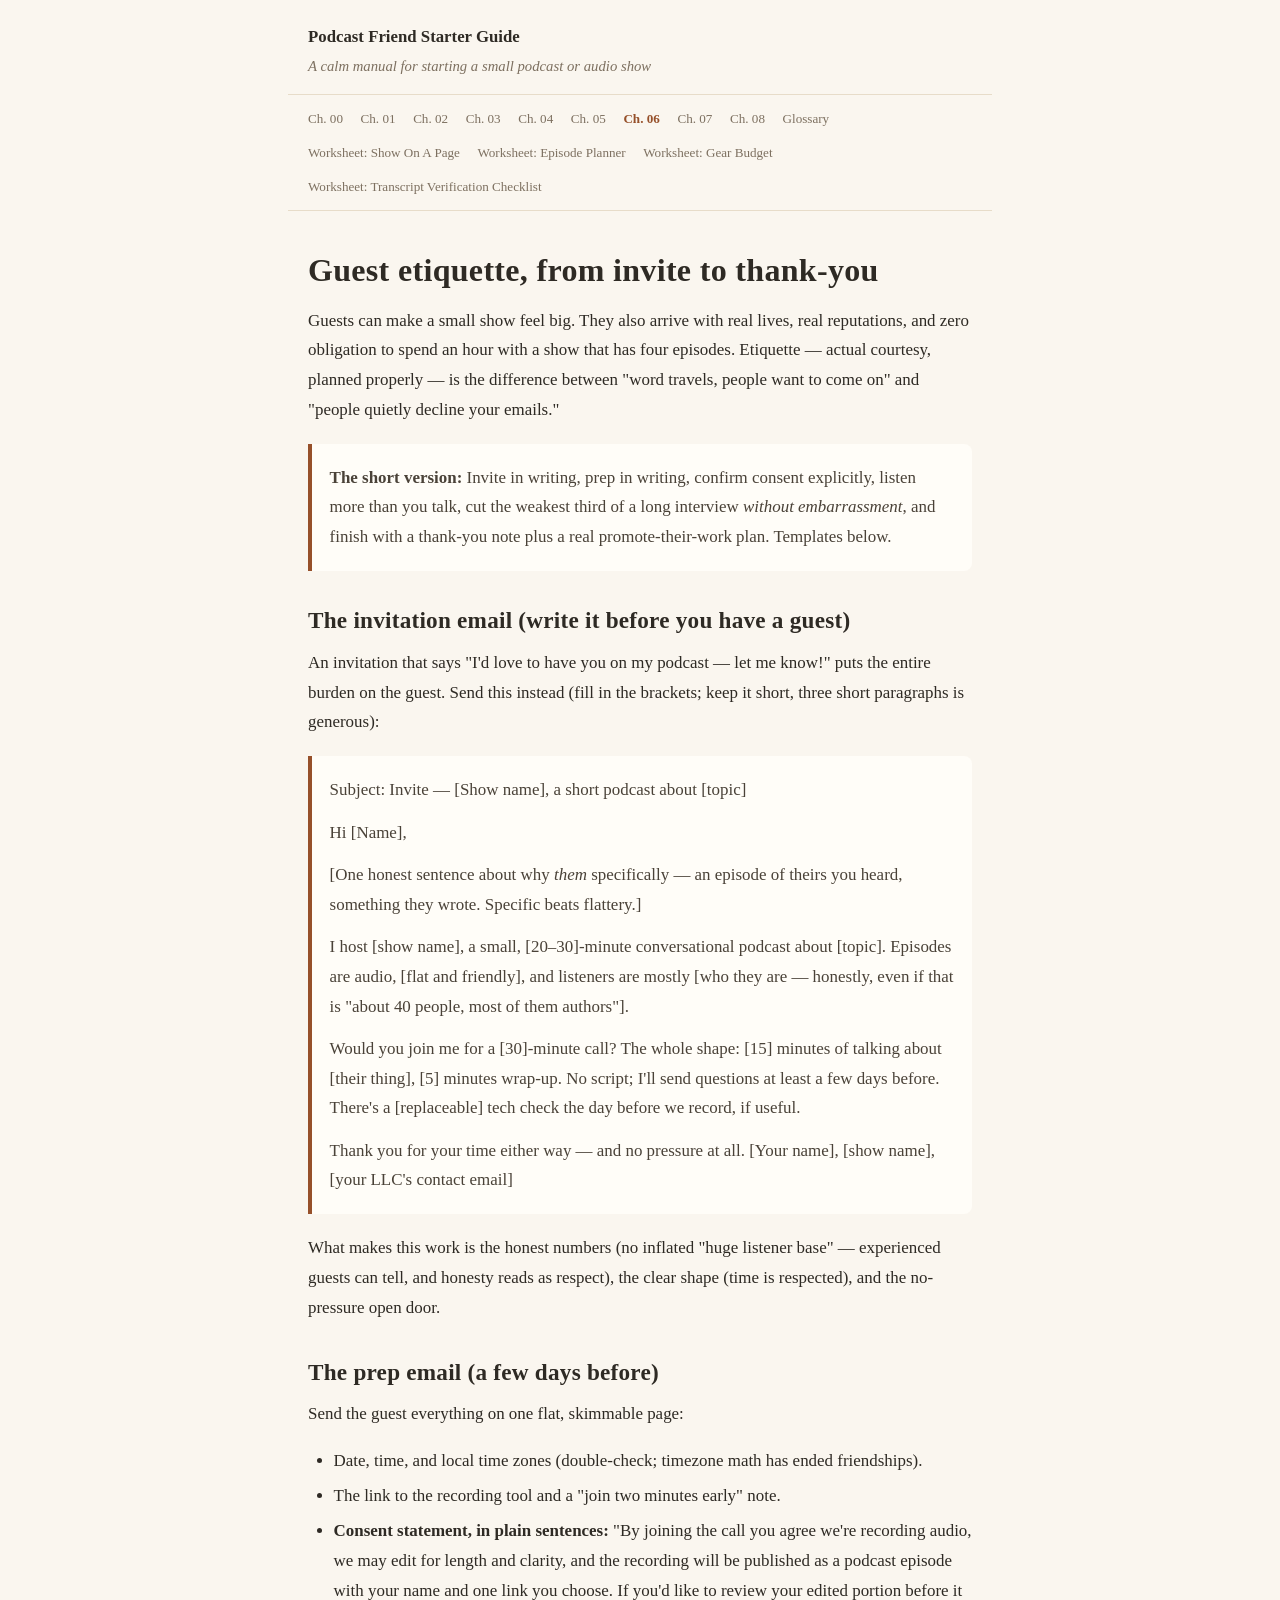
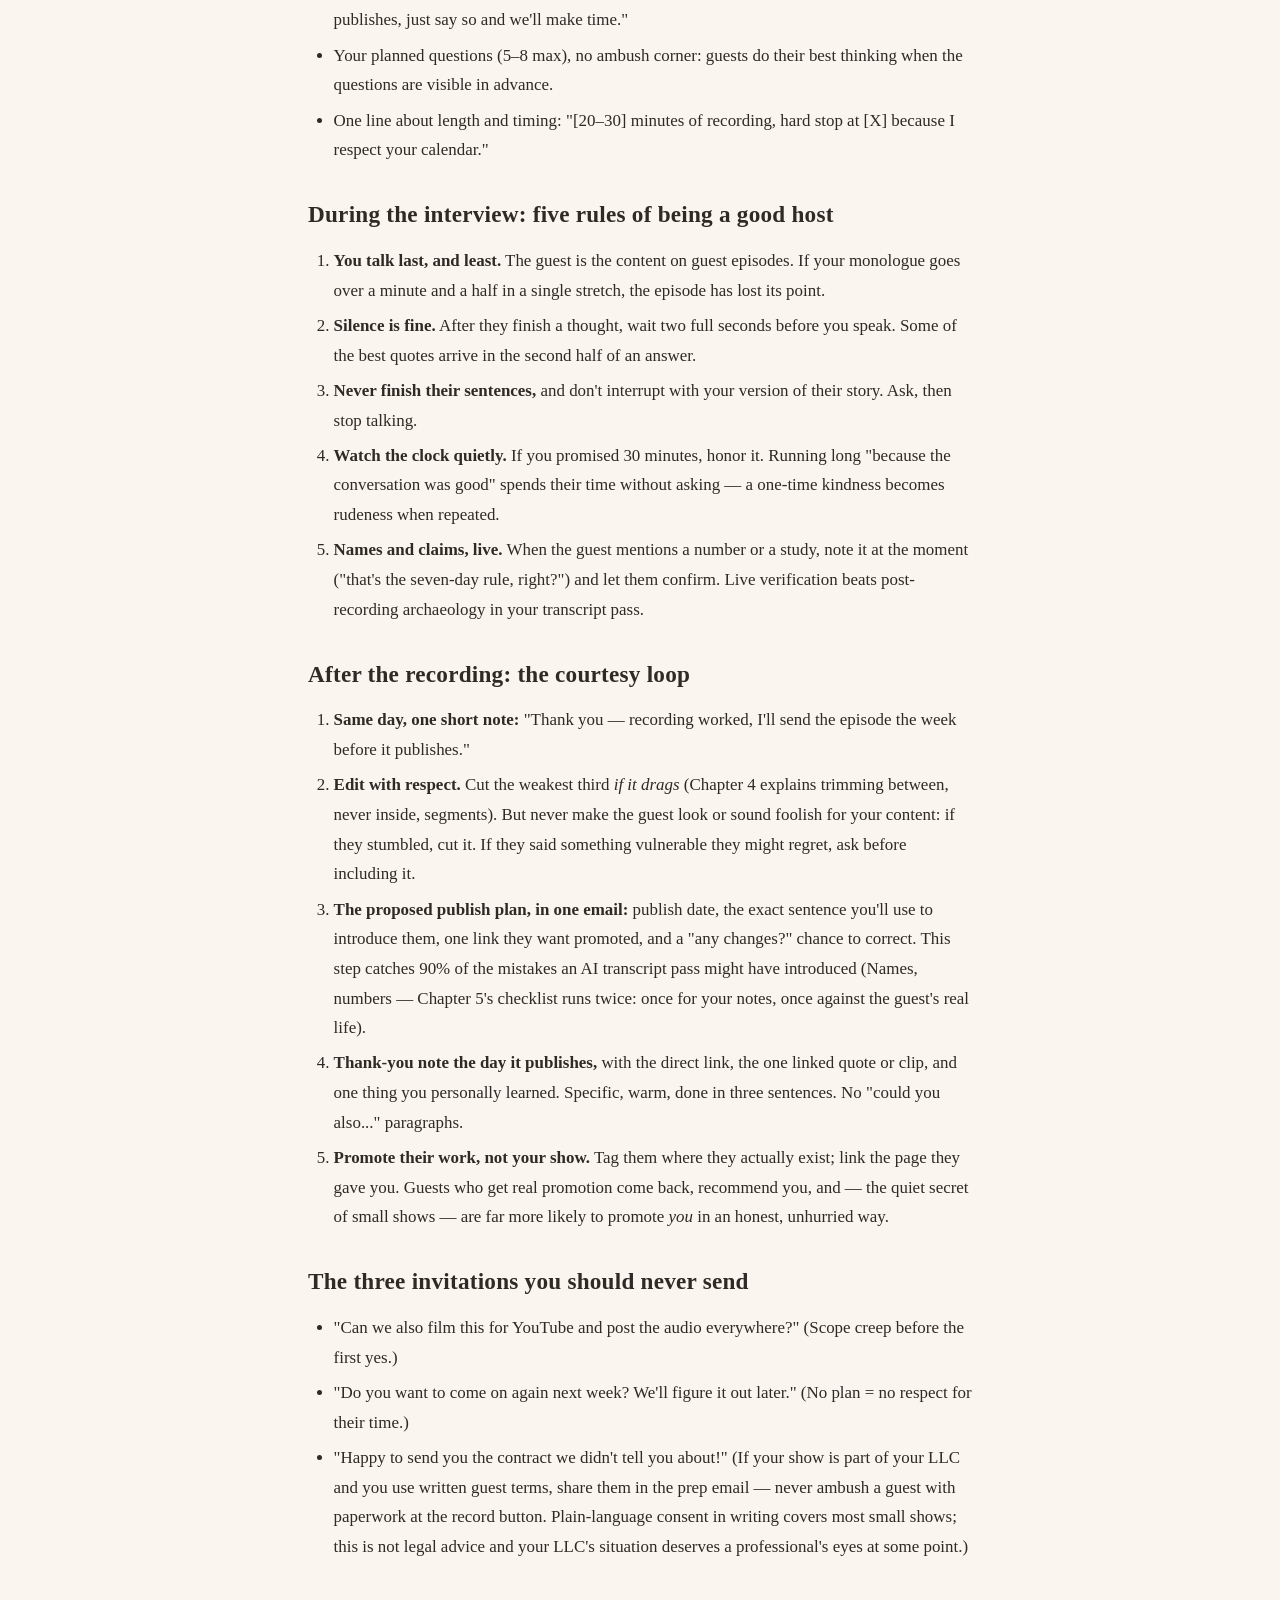
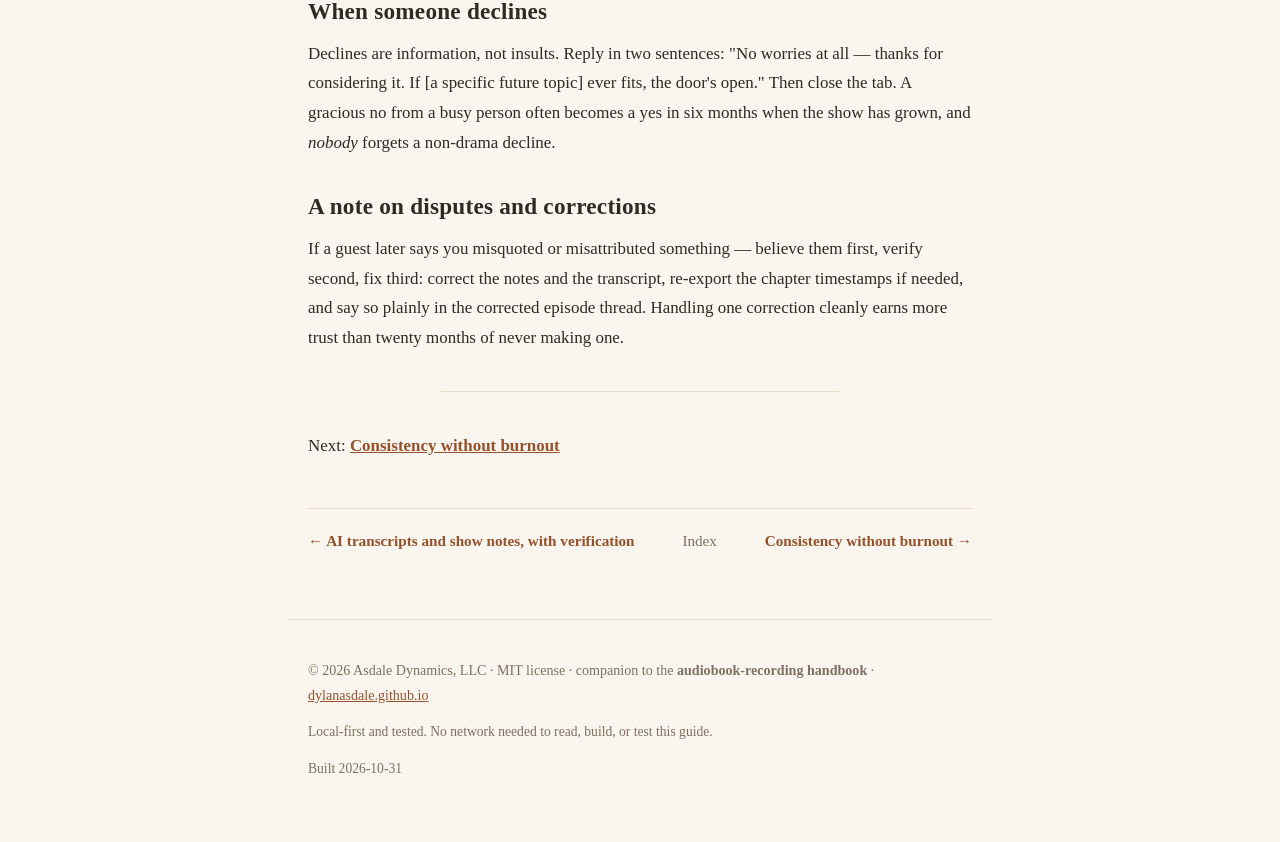
<file: site/06-guest-etiquette.html>
<!DOCTYPE html>
<html lang="en">
<head>
<meta charset="utf-8">
<meta name="viewport" content="width=device-width, initial-scale=1">
<meta name="description" content="Invite, prep, consent, record, edit, publish, thank-you: the full courtesy loop, with email templates.">
<title>Guest etiquette, from invite to thank-you</title>
<link rel="stylesheet" href="./assets/style.css">
<link rel="icon" href="data:,">
</head>
<body>
<header class="site-head">
  <p class="site-title"><a href="./">Podcast Friend Starter Guide</a></p>
  <p class="site-note">A calm manual for starting a small podcast or audio show</p>
</header>
<nav class="site-nav" aria-label="Site pages">
  <ul>
<li><a href="00-introduction.html">Ch. 00</a></li>
<li><a href="01-what-to-say-before-you-buy-anything.html">Ch. 01</a></li>
<li><a href="02-bedroom-recording-on-a-budget.html">Ch. 02</a></li>
<li><a href="03-free-editing-and-hosting-compared.html">Ch. 03</a></li>
<li><a href="04-episode-structure-you-can-sustain.html">Ch. 04</a></li>
<li><a href="05-ai-transcripts-and-show-notes-with-verification.html">Ch. 05</a></li>
<li class="current"><a href="06-guest-etiquette.html">Ch. 06</a></li>
<li><a href="07-consistency-without-burnout.html">Ch. 07</a></li>
<li><a href="08-quitting-politely.html">Ch. 08</a></li>
<li><a href="glossary.html">Glossary</a></li>
<li><a href="worksheets/show-on-a-page.html">Worksheet: Show On A Page</a></li>
<li><a href="worksheets/episode-planner.html">Worksheet: Episode Planner</a></li>
<li><a href="worksheets/gear-budget.html">Worksheet: Gear Budget</a></li>
<li><a href="worksheets/transcript-verification-checklist.html">Worksheet: Transcript Verification Checklist</a></li>
  </ul>
</nav>
<main>
<h1 id="guest-etiquette-from-invite-to-thank-you">Guest etiquette, from invite to thank-you</h1>
<p>Guests can make a small show feel big. They also arrive with real lives, real reputations, and zero obligation to spend an hour with a show that has four episodes. Etiquette — actual courtesy, planned properly — is the difference between "word travels, people want to come on" and "people quietly decline your emails."</p>
<blockquote>
<p><strong>The short version:</strong> Invite in writing, prep in writing, confirm consent explicitly, listen more than you talk, cut the weakest third of a long interview <em>without embarrassment</em>, and finish with a thank-you note plus a real promote-their-work plan. Templates below.</p>
</blockquote>
<h2 id="the-invitation-email-write-it-before-you-have-a-guest">The invitation email (write it before you have a guest)</h2>
<p>An invitation that says "I'd love to have you on my podcast — let me know!" puts the entire burden on the guest. Send this instead (fill in the brackets; keep it short, three short paragraphs is generous):</p>
<blockquote>
<p>Subject: Invite — [Show name], a short podcast about [topic]</p>
<p>Hi [Name],</p>
<p>[One honest sentence about why <em>them</em> specifically — an episode of theirs you heard, something they wrote. Specific beats flattery.]</p>
<p>I host [show name], a small, [20–30]-minute conversational podcast about [topic]. Episodes are audio, [flat and friendly], and listeners are mostly [who they are — honestly, even if that is "about 40 people, most of them authors"].</p>
<p>Would you join me for a [30]-minute call? The whole shape: [15] minutes of talking about [their thing], [5] minutes wrap-up. No script; I'll send questions at least a few days before. There's a [replaceable] tech check the day before we record, if useful.</p>
<p>Thank you for your time either way — and no pressure at all. [Your name], [show name], [your LLC's contact email]</p>
</blockquote>
<p>What makes this work is the honest numbers (no inflated "huge listener base" — experienced guests can tell, and honesty reads as respect), the clear shape (time is respected), and the no-pressure open door.</p>
<h2 id="the-prep-email-a-few-days-before">The prep email (a few days before)</h2>
<p>Send the guest everything on one flat, skimmable page:</p>
<ul>
<li>Date, time, and local time zones (double-check; timezone math has ended friendships).</li>
<li>The link to the recording tool and a "join two minutes early" note.</li>
<li><strong>Consent statement, in plain sentences:</strong> "By joining the call you agree we're recording audio, we may edit for length and clarity, and the recording will be published as a podcast episode with your name and one link you choose. If you'd like to review your edited portion before it publishes, just say so and we'll make time."</li>
<li>Your planned questions (5–8 max), no ambush corner: guests do their best thinking when the questions are visible in advance.</li>
<li>One line about length and timing: "[20–30] minutes of recording, hard stop at [X] because I respect your calendar."</li>
</ul>
<h2 id="during-the-interview-five-rules-of-being-a-good-host">During the interview: five rules of being a good host</h2>
<ol>
<li><strong>You talk last, and least.</strong> The guest is the content on guest episodes. If your monologue goes over a minute and a half in a single stretch, the episode has lost its point.</li>
<li><strong>Silence is fine.</strong> After they finish a thought, wait two full seconds before you speak. Some of the best quotes arrive in the second half of an answer.</li>
<li><strong>Never finish their sentences,</strong> and don't interrupt with your version of their story. Ask, then stop talking.</li>
<li><strong>Watch the clock quietly.</strong> If you promised 30 minutes, honor it. Running long "because the conversation was good" spends their time without asking — a one-time kindness becomes rudeness when repeated.</li>
<li><strong>Names and claims, live.</strong> When the guest mentions a number or a study, note it at the moment ("that's the seven-day rule, right?") and let them confirm. Live verification beats post-recording archaeology in your transcript pass.</li>
</ol>
<h2 id="after-the-recording-the-courtesy-loop">After the recording: the courtesy loop</h2>
<ol>
<li><strong>Same day, one short note:</strong> "Thank you — recording worked, I'll send the episode the week before it publishes."</li>
<li><strong>Edit with respect.</strong> Cut the weakest third <em>if it drags</em> (Chapter 4 explains trimming between, never inside, segments). But never make the guest look or sound foolish for your content: if they stumbled, cut it. If they said something vulnerable they might regret, ask before including it.</li>
<li><strong>The proposed publish plan, in one email:</strong> publish date, the exact sentence you'll use to introduce them, one link they want promoted, and a "any changes?" chance to correct. This step catches 90% of the mistakes an AI transcript pass might have introduced (Names, numbers — Chapter 5's checklist runs twice: once for your notes, once against the guest's real life).</li>
<li><strong>Thank-you note the day it publishes,</strong> with the direct link, the one linked quote or clip, and one thing you personally learned. Specific, warm, done in three sentences. No "could you also..." paragraphs.</li>
<li><strong>Promote their work, not your show.</strong> Tag them where they actually exist; link the page they gave you. Guests who get real promotion come back, recommend you, and — the quiet secret of small shows — are far more likely to promote <em>you</em> in an honest, unhurried way.</li>
</ol>
<h2 id="the-three-invitations-you-should-never-send">The three invitations you should never send</h2>
<ul>
<li>"Can we also film this for YouTube and post the audio everywhere?" (Scope creep before the first yes.)</li>
<li>"Do you want to come on again next week? We'll figure it out later." (No plan = no respect for their time.)</li>
<li>"Happy to send you the contract we didn't tell you about!" (If your show is part of your LLC and you use written guest terms, share them in the prep email — never ambush a guest with paperwork at the record button. Plain-language consent in writing covers most small shows; this is not legal advice and your LLC's situation deserves a professional's eyes at some point.)</li>
</ul>
<h2 id="when-someone-declines">When someone declines</h2>
<p>Declines are information, not insults. Reply in two sentences: "No worries at all — thanks for considering it. If [a specific future topic] ever fits, the door's open." Then close the tab. A gracious no from a busy person often becomes a yes in six months when the show has grown, and <em>nobody</em> forgets a non-drama decline.</p>
<h2 id="a-note-on-disputes-and-corrections">A note on disputes and corrections</h2>
<p>If a guest later says you misquoted or misattributed something — believe them first, verify second, fix third: correct the notes and the transcript, re-export the chapter timestamps if needed, and say so plainly in the corrected episode thread. Handling one correction cleanly earns more trust than twenty months of never making one.</p>
<hr>
<p>Next: <strong><a href="07-consistency-without-burnout.html">Consistency without burnout</a></strong></p>
<nav class="pagenav"><a class="prev" href="05-ai-transcripts-and-show-notes-with-verification.html">&larr; AI transcripts and show notes, with verification</a>
<a class="up" href="./index.html">Index</a>
<a class="next" href="07-consistency-without-burnout.html">Consistency without burnout &rarr;</a></nav>
</main>
<footer class="site-foot">
  <p>&copy; 2026 Asdale Dynamics, LLC &middot; MIT license &middot;
  companion to the <strong>audiobook-recording handbook</strong> &middot;
  <a href="https://dylanasdale.github.io/">dylanasdale.github.io</a></p>
  <p class="small">Local-first and tested. No network needed to read, build, or test this guide.</p>
  <p class="small">Built 2026-10-31</p>
</footer>
</body>
</html>
</file>
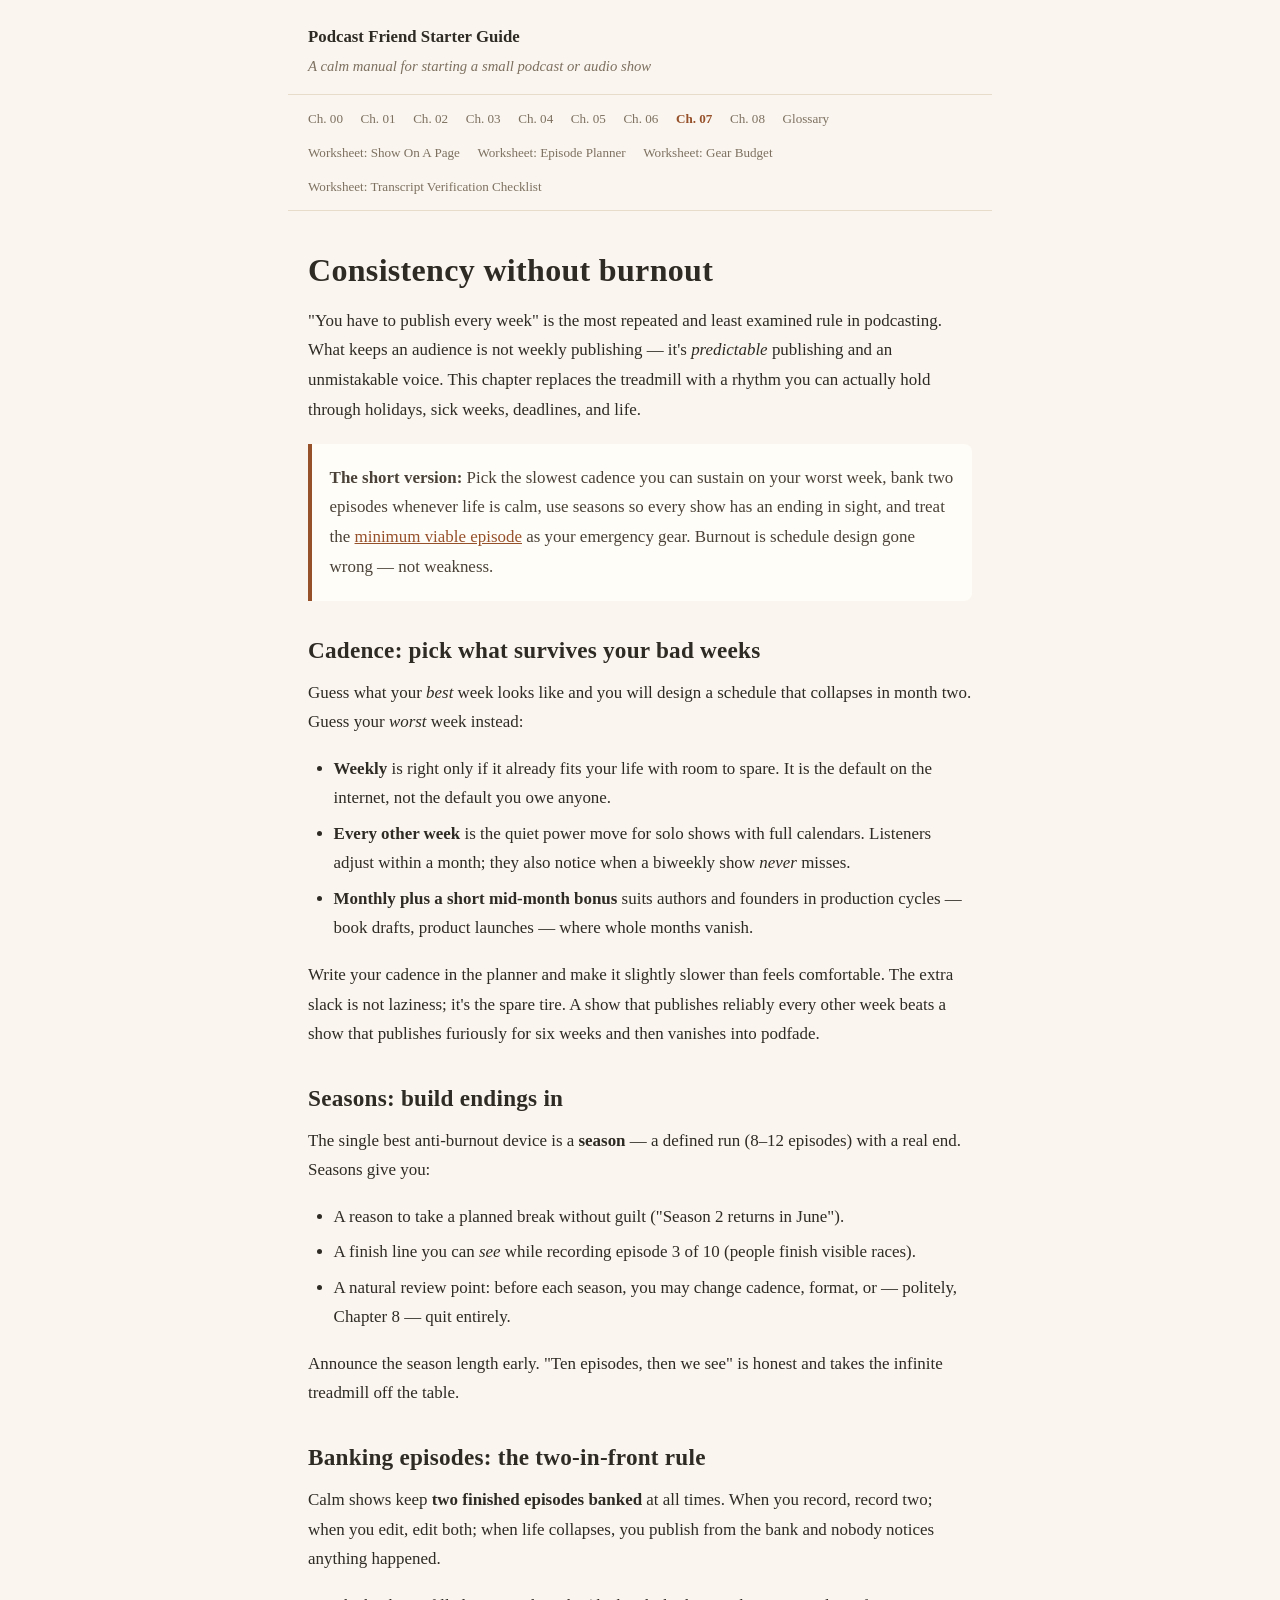
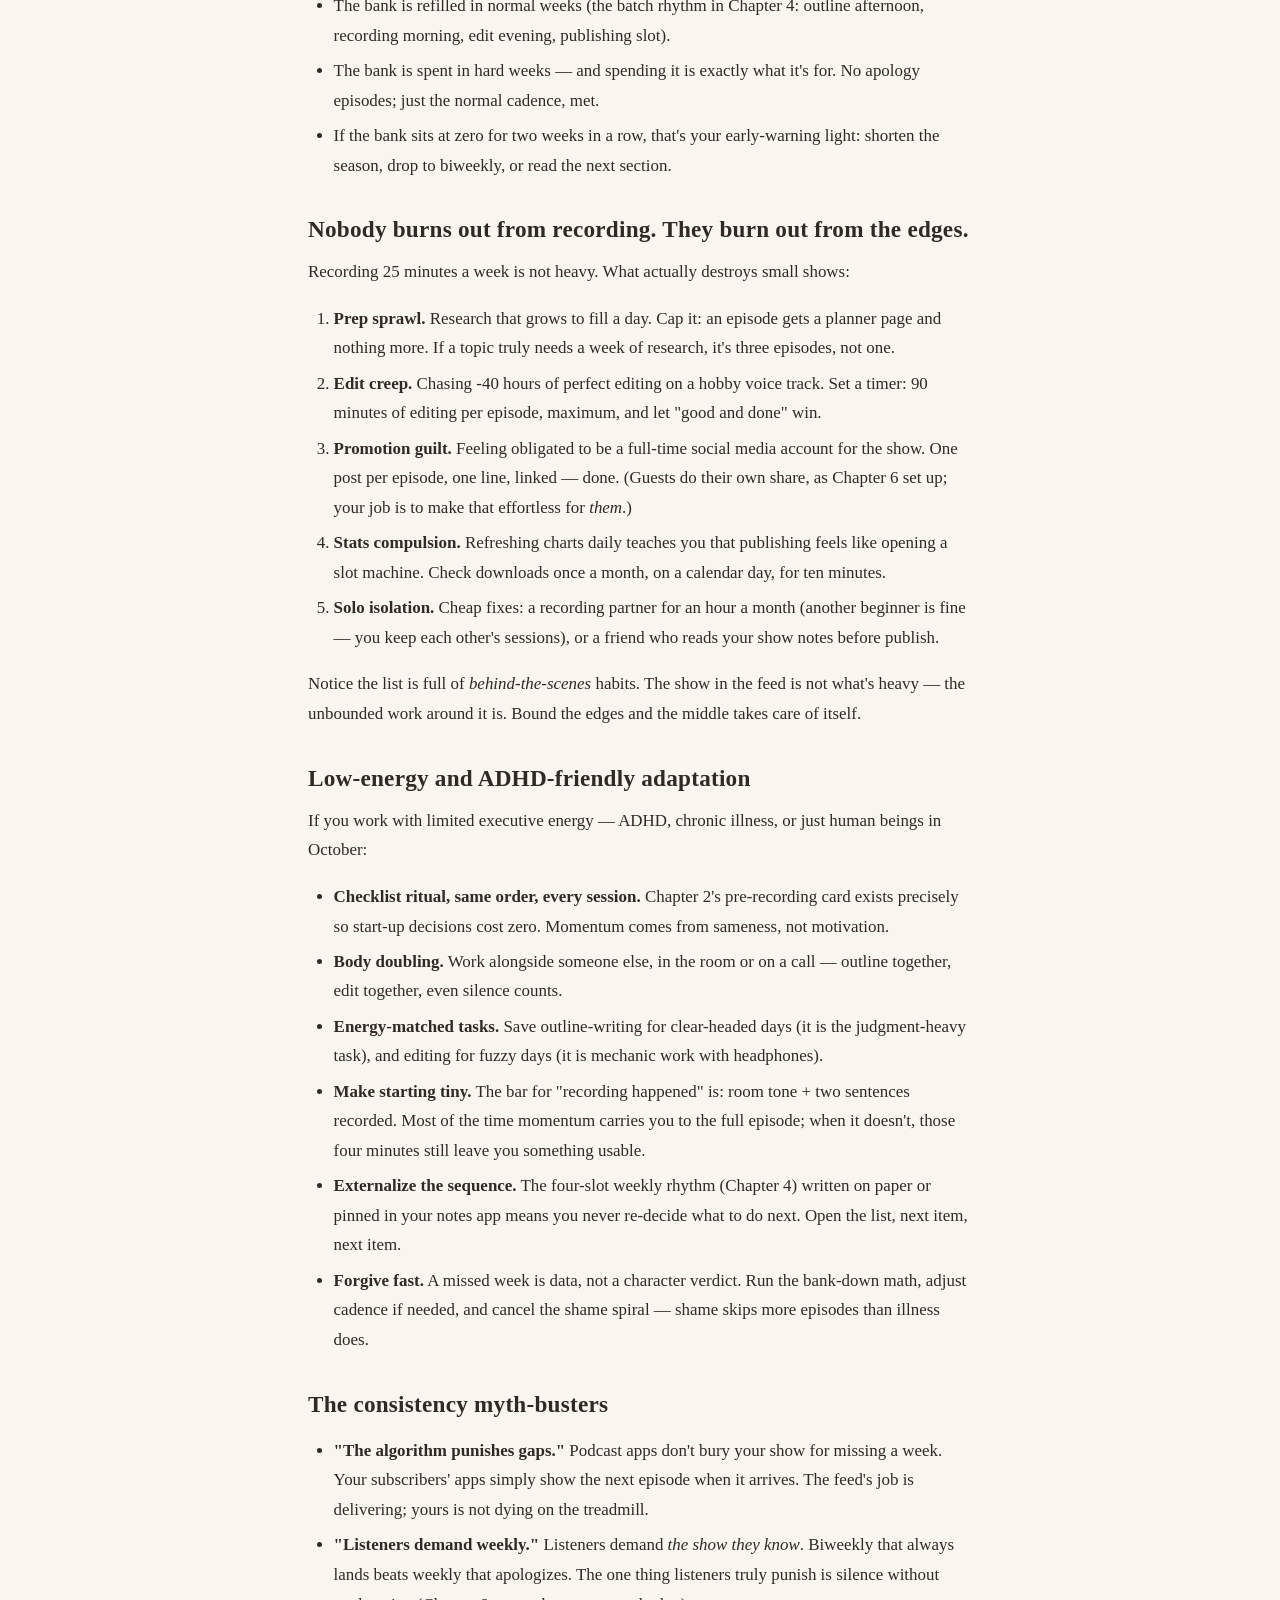
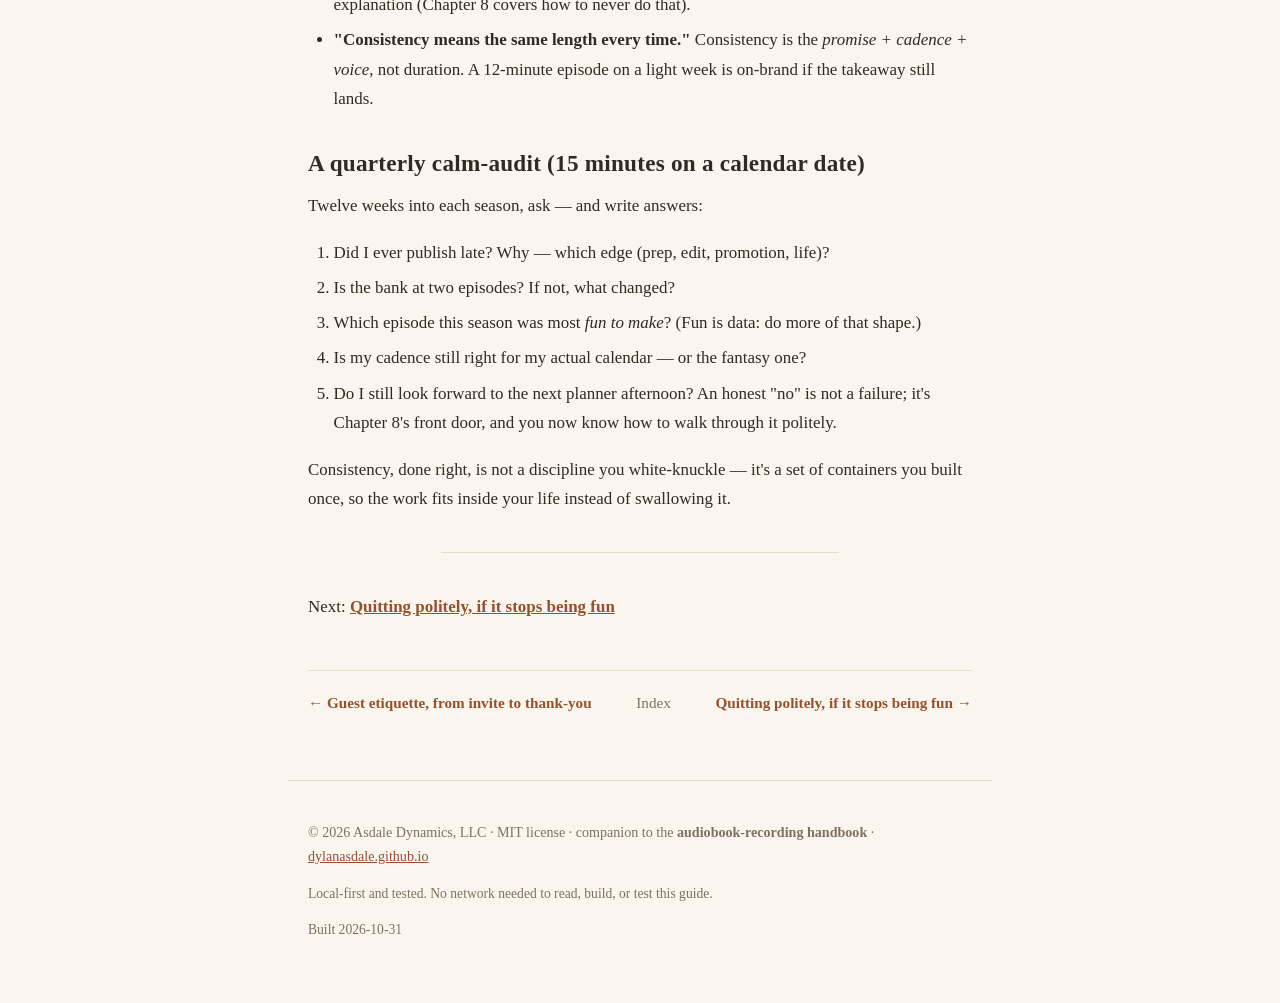
<file: site/07-consistency-without-burnout.html>
<!DOCTYPE html>
<html lang="en">
<head>
<meta charset="utf-8">
<meta name="viewport" content="width=device-width, initial-scale=1">
<meta name="description" content="Cadence you can keep, seasons with endings, banked episodes, and the edges that actually cause burnout.">
<title>Consistency without burnout</title>
<link rel="stylesheet" href="./assets/style.css">
<link rel="icon" href="data:,">
</head>
<body>
<header class="site-head">
  <p class="site-title"><a href="./">Podcast Friend Starter Guide</a></p>
  <p class="site-note">A calm manual for starting a small podcast or audio show</p>
</header>
<nav class="site-nav" aria-label="Site pages">
  <ul>
<li><a href="00-introduction.html">Ch. 00</a></li>
<li><a href="01-what-to-say-before-you-buy-anything.html">Ch. 01</a></li>
<li><a href="02-bedroom-recording-on-a-budget.html">Ch. 02</a></li>
<li><a href="03-free-editing-and-hosting-compared.html">Ch. 03</a></li>
<li><a href="04-episode-structure-you-can-sustain.html">Ch. 04</a></li>
<li><a href="05-ai-transcripts-and-show-notes-with-verification.html">Ch. 05</a></li>
<li><a href="06-guest-etiquette.html">Ch. 06</a></li>
<li class="current"><a href="07-consistency-without-burnout.html">Ch. 07</a></li>
<li><a href="08-quitting-politely.html">Ch. 08</a></li>
<li><a href="glossary.html">Glossary</a></li>
<li><a href="worksheets/show-on-a-page.html">Worksheet: Show On A Page</a></li>
<li><a href="worksheets/episode-planner.html">Worksheet: Episode Planner</a></li>
<li><a href="worksheets/gear-budget.html">Worksheet: Gear Budget</a></li>
<li><a href="worksheets/transcript-verification-checklist.html">Worksheet: Transcript Verification Checklist</a></li>
  </ul>
</nav>
<main>
<h1 id="consistency-without-burnout">Consistency without burnout</h1>
<p>"You have to publish every week" is the most repeated and least examined rule in podcasting. What keeps an audience is not weekly publishing — it's <em>predictable</em> publishing and an unmistakable voice. This chapter replaces the treadmill with a rhythm you can actually hold through holidays, sick weeks, deadlines, and life.</p>
<blockquote>
<p><strong>The short version:</strong> Pick the slowest cadence you can sustain on your worst week, bank two episodes whenever life is calm, use seasons so every show has an ending in sight, and treat the <a href="04-episode-structure-you-can-sustain.html">minimum viable episode</a> as your emergency gear. Burnout is schedule design gone wrong — not weakness.</p>
</blockquote>
<h2 id="cadence-pick-what-survives-your-bad-weeks">Cadence: pick what survives your bad weeks</h2>
<p>Guess what your <em>best</em> week looks like and you will design a schedule that collapses in month two. Guess your <em>worst</em> week instead:</p>
<ul>
<li><strong>Weekly</strong> is right only if it already fits your life with room to spare. It is the default on the internet, not the default you owe anyone.</li>
<li><strong>Every other week</strong> is the quiet power move for solo shows with full calendars. Listeners adjust within a month; they also notice when a biweekly show <em>never</em> misses.</li>
<li><strong>Monthly plus a short mid-month bonus</strong> suits authors and founders in production cycles — book drafts, product launches — where whole months vanish.</li>
</ul>
<p>Write your cadence in the planner and make it slightly slower than feels comfortable. The extra slack is not laziness; it's the spare tire. A show that publishes reliably every other week beats a show that publishes furiously for six weeks and then vanishes into podfade.</p>
<h2 id="seasons-build-endings-in">Seasons: build endings in</h2>
<p>The single best anti-burnout device is a <strong>season</strong> — a defined run (8–12 episodes) with a real end. Seasons give you:</p>
<ul>
<li>A reason to take a planned break without guilt ("Season 2 returns in June").</li>
<li>A finish line you can <em>see</em> while recording episode 3 of 10 (people finish visible races).</li>
<li>A natural review point: before each season, you may change cadence, format, or — politely, Chapter 8 — quit entirely.</li>
</ul>
<p>Announce the season length early. "Ten episodes, then we see" is honest and takes the infinite treadmill off the table.</p>
<h2 id="banking-episodes-the-two-in-front-rule">Banking episodes: the two-in-front rule</h2>
<p>Calm shows keep <strong>two finished episodes banked</strong> at all times. When you record, record two; when you edit, edit both; when life collapses, you publish from the bank and nobody notices anything happened.</p>
<ul>
<li>The bank is refilled in normal weeks (the batch rhythm in Chapter 4: outline afternoon, recording morning, edit evening, publishing slot).</li>
<li>The bank is spent in hard weeks — and spending it is exactly what it's for. No apology episodes; just the normal cadence, met.</li>
<li>If the bank sits at zero for two weeks in a row, that's your early-warning light: shorten the season, drop to biweekly, or read the next section.</li>
</ul>
<h2 id="nobody-burns-out-from-recording-they-burn-out-from-the-edges">Nobody burns out from recording. They burn out from the edges.</h2>
<p>Recording 25 minutes a week is not heavy. What actually destroys small shows:</p>
<ol>
<li><strong>Prep sprawl.</strong> Research that grows to fill a day. Cap it: an episode gets a planner page and nothing more. If a topic truly needs a week of research, it's three episodes, not one.</li>
<li><strong>Edit creep.</strong> Chasing -40 hours of perfect editing on a hobby voice track. Set a timer: 90 minutes of editing per episode, maximum, and let "good and done" win.</li>
<li><strong>Promotion guilt.</strong> Feeling obligated to be a full-time social media account for the show. One post per episode, one line, linked — done. (Guests do their own share, as Chapter 6 set up; your job is to make that effortless for <em>them</em>.)</li>
<li><strong>Stats compulsion.</strong> Refreshing charts daily teaches you that publishing feels like opening a slot machine. Check downloads once a month, on a calendar day, for ten minutes.</li>
<li><strong>Solo isolation.</strong> Cheap fixes: a recording partner for an hour a month (another beginner is fine — you keep each other's sessions), or a friend who reads your show notes before publish.</li>
</ol>
<p>Notice the list is full of <em>behind-the-scenes</em> habits. The show in the feed is not what's heavy — the unbounded work around it is. Bound the edges and the middle takes care of itself.</p>
<h2 id="low-energy-and-adhd-friendly-adaptation">Low-energy and ADHD-friendly adaptation</h2>
<p>If you work with limited executive energy — ADHD, chronic illness, or just human beings in October:</p>
<ul>
<li><strong>Checklist ritual, same order, every session.</strong> Chapter 2's pre-recording card exists precisely so start-up decisions cost zero. Momentum comes from sameness, not motivation.</li>
<li><strong>Body doubling.</strong> Work alongside someone else, in the room or on a call — outline together, edit together, even silence counts.</li>
<li><strong>Energy-matched tasks.</strong> Save outline-writing for clear-headed days (it is the judgment-heavy task), and editing for fuzzy days (it is mechanic work with headphones).</li>
<li><strong>Make starting tiny.</strong> The bar for "recording happened" is: room tone + two sentences recorded. Most of the time momentum carries you to the full episode; when it doesn't, those four minutes still leave you something usable.</li>
<li><strong>Externalize the sequence.</strong> The four-slot weekly rhythm (Chapter 4) written on paper or pinned in your notes app means you never re-decide what to do next. Open the list, next item, next item.</li>
<li><strong>Forgive fast.</strong> A missed week is data, not a character verdict. Run the bank-down math, adjust cadence if needed, and cancel the shame spiral — shame skips more episodes than illness does.</li>
</ul>
<h2 id="the-consistency-myth-busters">The consistency myth-busters</h2>
<ul>
<li><strong>"The algorithm punishes gaps."</strong> Podcast apps don't bury your show for missing a week. Your subscribers' apps simply show the next episode when it arrives. The feed's job is delivering; yours is not dying on the treadmill.</li>
<li><strong>"Listeners demand weekly."</strong> Listeners demand <em>the show they know</em>. Biweekly that always lands beats weekly that apologizes. The one thing listeners truly punish is silence without explanation (Chapter 8 covers how to never do that).</li>
<li><strong>"Consistency means the same length every time."</strong> Consistency is the <em>promise + cadence + voice</em>, not duration. A 12-minute episode on a light week is on-brand if the takeaway still lands.</li>
</ul>
<h2 id="a-quarterly-calm-audit-15-minutes-on-a-calendar-date">A quarterly calm-audit (15 minutes on a calendar date)</h2>
<p>Twelve weeks into each season, ask — and write answers:</p>
<ol>
<li>Did I ever publish late? Why — which edge (prep, edit, promotion, life)?</li>
<li>Is the bank at two episodes? If not, what changed?</li>
<li>Which episode this season was most <em>fun to make</em>? (Fun is data: do more of that shape.)</li>
<li>Is my cadence still right for my actual calendar — or the fantasy one?</li>
<li>Do I still look forward to the next planner afternoon? An honest "no" is not a failure; it's Chapter 8's front door, and you now know how to walk through it politely.</li>
</ol>
<p>Consistency, done right, is not a discipline you white-knuckle — it's a set of containers you built once, so the work fits inside your life instead of swallowing it.</p>
<hr>
<p>Next: <strong><a href="08-quitting-politely.html">Quitting politely, if it stops being fun</a></strong></p>
<nav class="pagenav"><a class="prev" href="06-guest-etiquette.html">&larr; Guest etiquette, from invite to thank-you</a>
<a class="up" href="./index.html">Index</a>
<a class="next" href="08-quitting-politely.html">Quitting politely, if it stops being fun &rarr;</a></nav>
</main>
<footer class="site-foot">
  <p>&copy; 2026 Asdale Dynamics, LLC &middot; MIT license &middot;
  companion to the <strong>audiobook-recording handbook</strong> &middot;
  <a href="https://dylanasdale.github.io/">dylanasdale.github.io</a></p>
  <p class="small">Local-first and tested. No network needed to read, build, or test this guide.</p>
  <p class="small">Built 2026-10-31</p>
</footer>
</body>
</html>
</file>
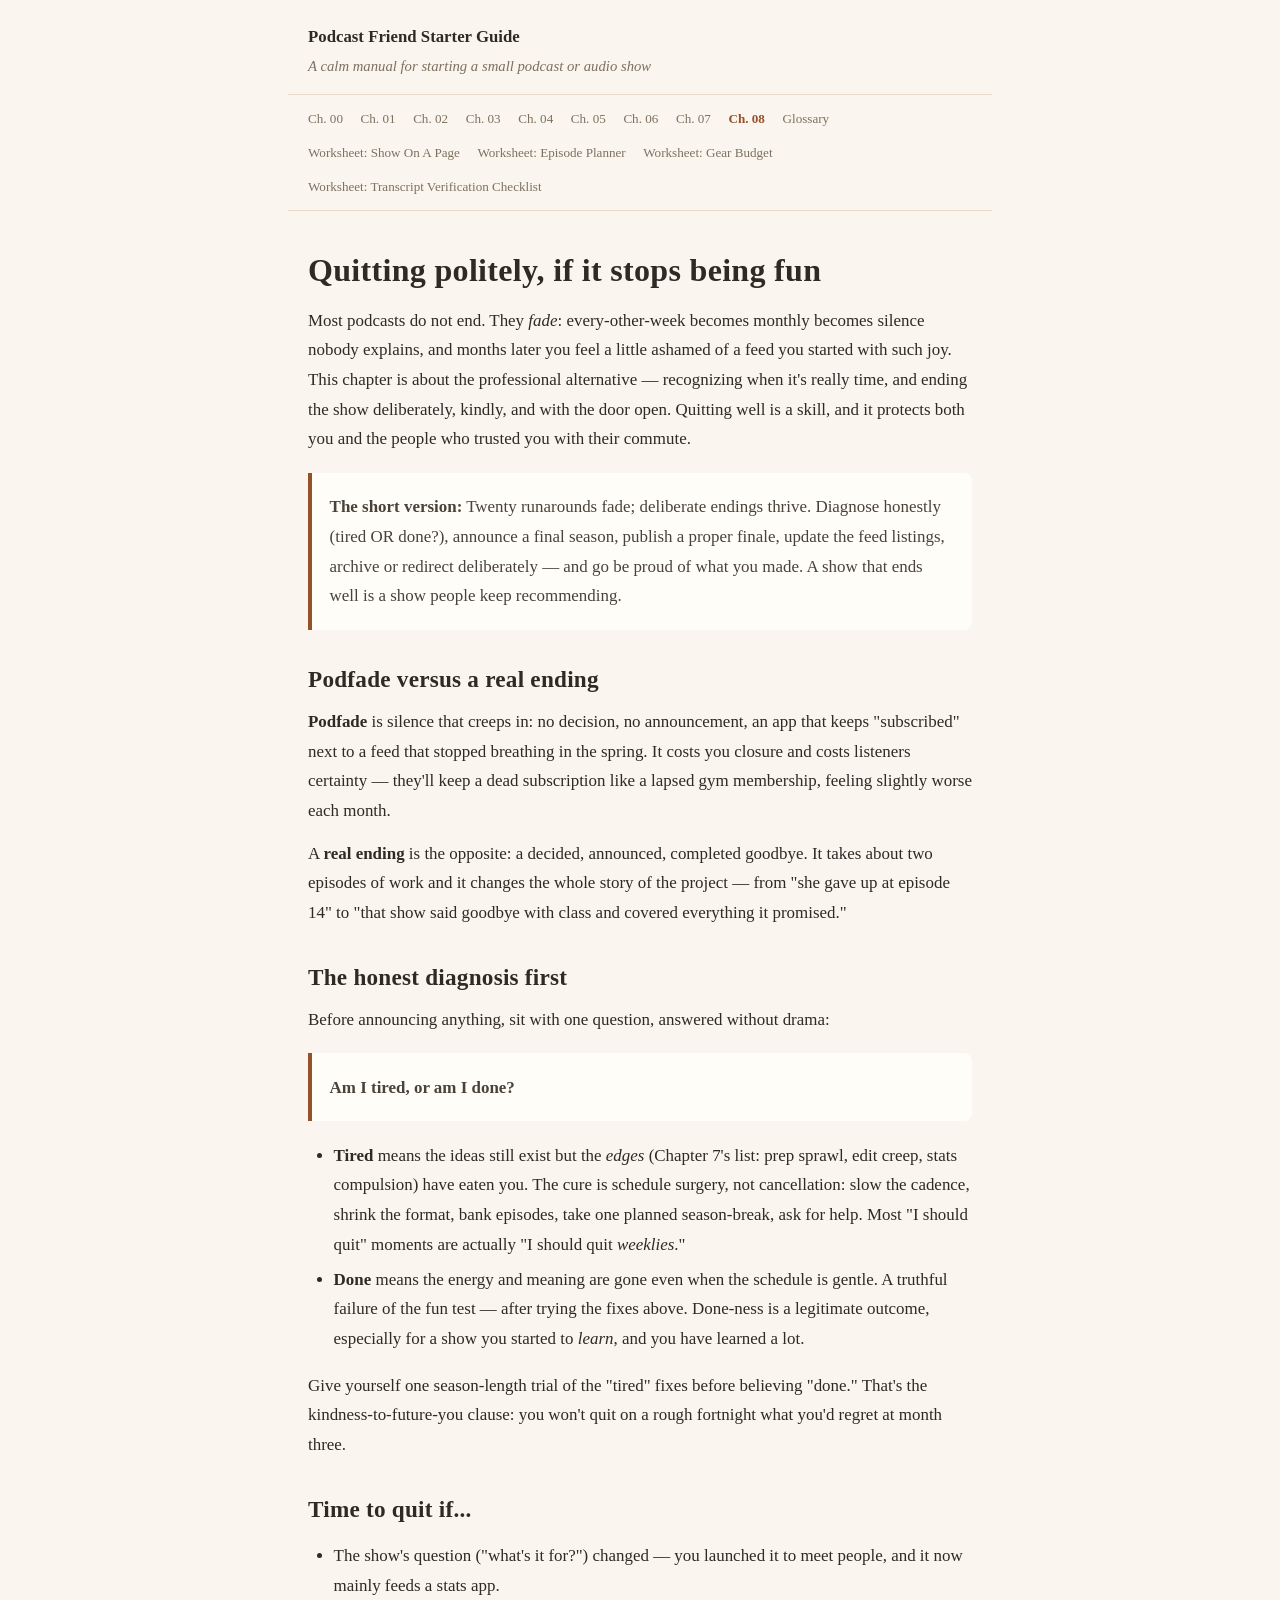
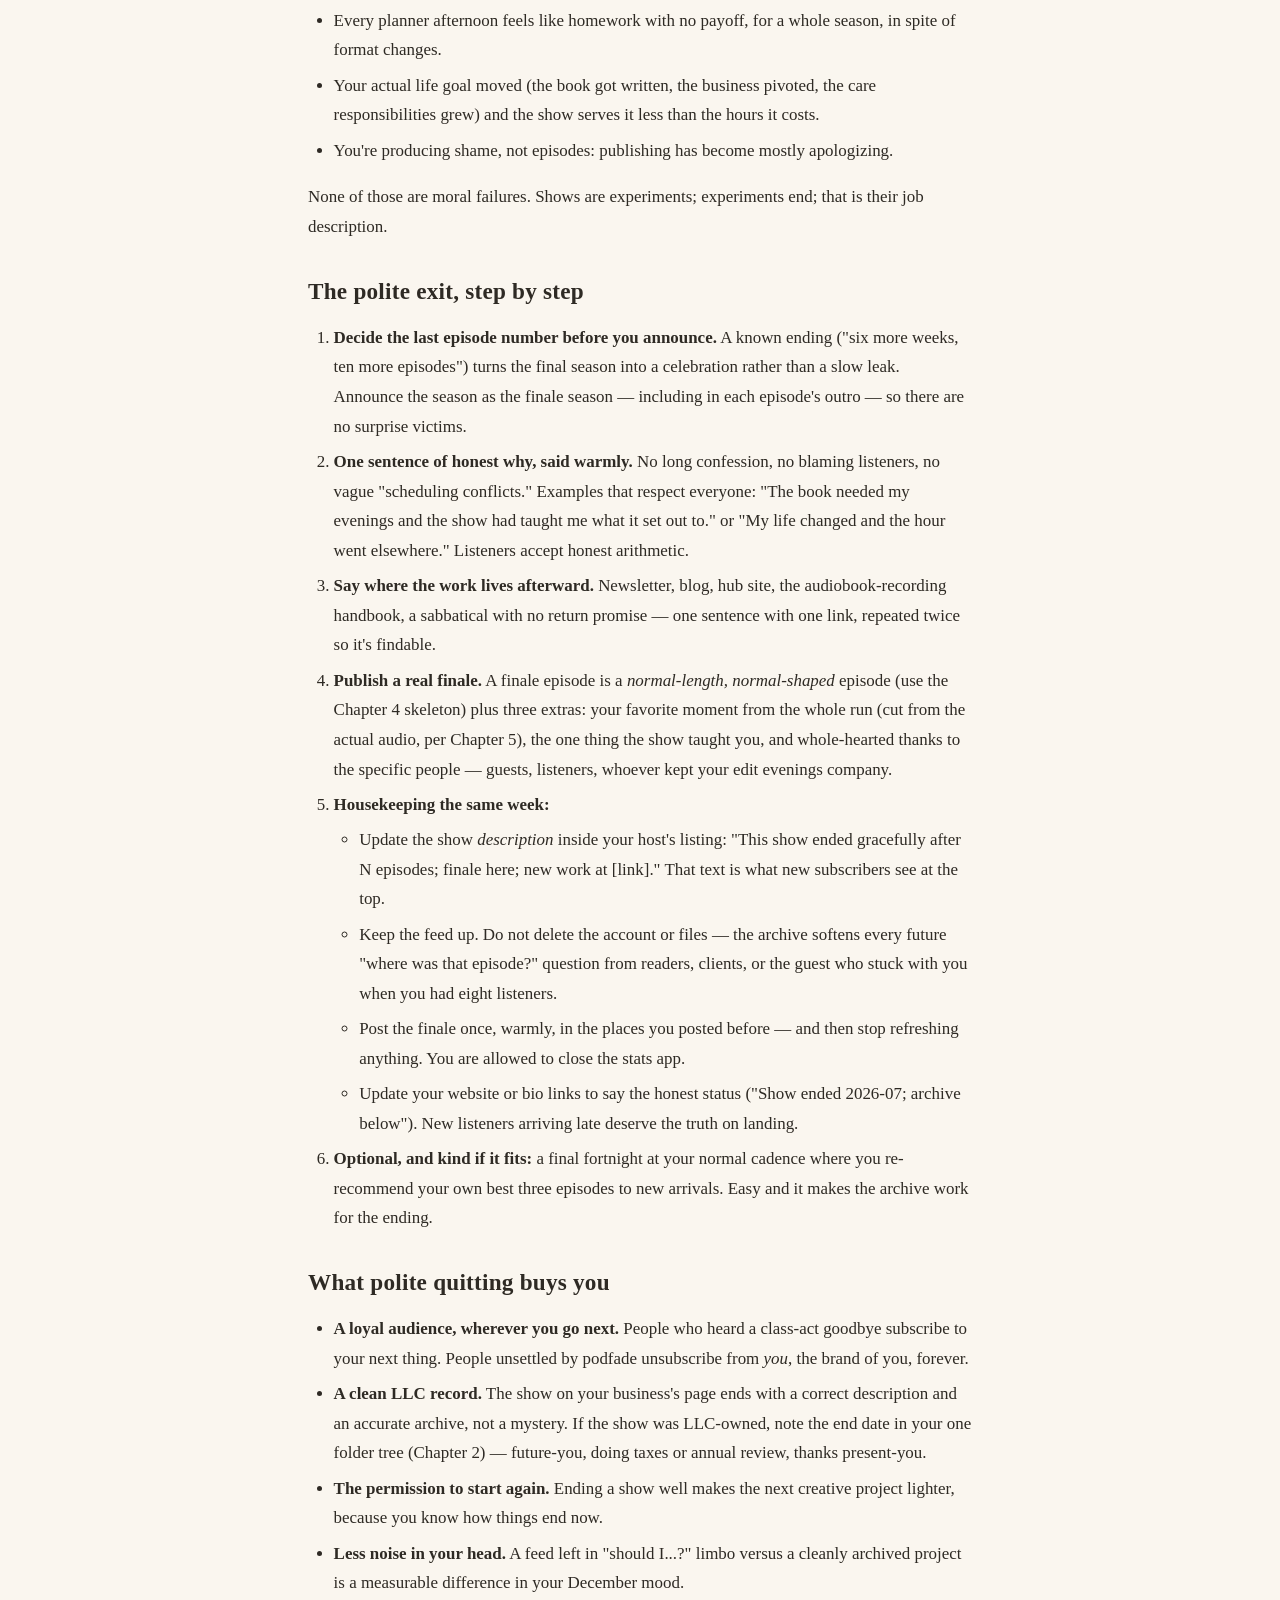
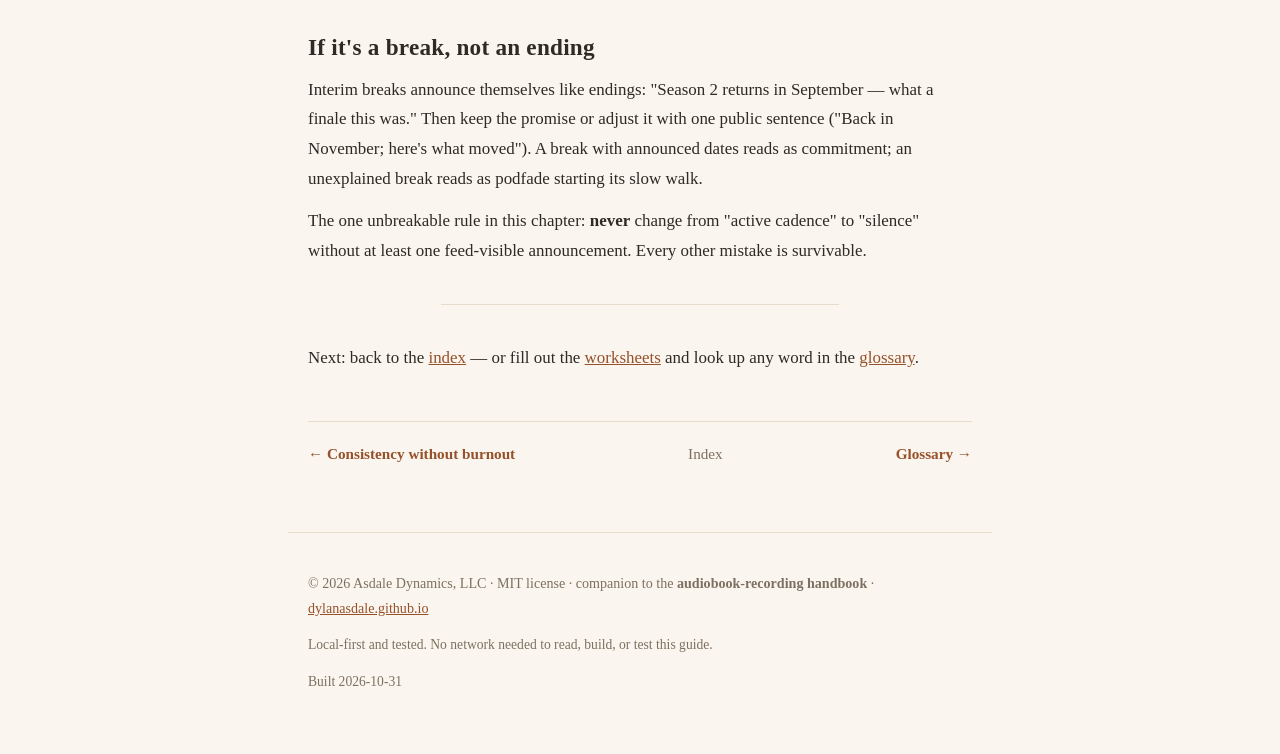
<file: site/08-quitting-politely.html>
<!DOCTYPE html>
<html lang="en">
<head>
<meta charset="utf-8">
<meta name="viewport" content="width=device-width, initial-scale=1">
<meta name="description" content="Podfade versus a real goodbye: how to end a show deliberately, kindly, and with your dignity intact.">
<title>Quitting politely, if it stops being fun</title>
<link rel="stylesheet" href="./assets/style.css">
<link rel="icon" href="data:,">
</head>
<body>
<header class="site-head">
  <p class="site-title"><a href="./">Podcast Friend Starter Guide</a></p>
  <p class="site-note">A calm manual for starting a small podcast or audio show</p>
</header>
<nav class="site-nav" aria-label="Site pages">
  <ul>
<li><a href="00-introduction.html">Ch. 00</a></li>
<li><a href="01-what-to-say-before-you-buy-anything.html">Ch. 01</a></li>
<li><a href="02-bedroom-recording-on-a-budget.html">Ch. 02</a></li>
<li><a href="03-free-editing-and-hosting-compared.html">Ch. 03</a></li>
<li><a href="04-episode-structure-you-can-sustain.html">Ch. 04</a></li>
<li><a href="05-ai-transcripts-and-show-notes-with-verification.html">Ch. 05</a></li>
<li><a href="06-guest-etiquette.html">Ch. 06</a></li>
<li><a href="07-consistency-without-burnout.html">Ch. 07</a></li>
<li class="current"><a href="08-quitting-politely.html">Ch. 08</a></li>
<li><a href="glossary.html">Glossary</a></li>
<li><a href="worksheets/show-on-a-page.html">Worksheet: Show On A Page</a></li>
<li><a href="worksheets/episode-planner.html">Worksheet: Episode Planner</a></li>
<li><a href="worksheets/gear-budget.html">Worksheet: Gear Budget</a></li>
<li><a href="worksheets/transcript-verification-checklist.html">Worksheet: Transcript Verification Checklist</a></li>
  </ul>
</nav>
<main>
<h1 id="quitting-politely-if-it-stops-being-fun">Quitting politely, if it stops being fun</h1>
<p>Most podcasts do not end. They <em>fade</em>: every-other-week becomes monthly becomes silence nobody explains, and months later you feel a little ashamed of a feed you started with such joy. This chapter is about the professional alternative — recognizing when it's really time, and ending the show deliberately, kindly, and with the door open. Quitting well is a skill, and it protects both you and the people who trusted you with their commute.</p>
<blockquote>
<p><strong>The short version:</strong> Twenty runarounds fade; deliberate endings thrive. Diagnose honestly (tired OR done?), announce a final season, publish a proper finale, update the feed listings, archive or redirect deliberately — and go be proud of what you made. A show that ends well is a show people keep recommending.</p>
</blockquote>
<h2 id="podfade-versus-a-real-ending">Podfade versus a real ending</h2>
<p><strong>Podfade</strong> is silence that creeps in: no decision, no announcement, an app that keeps "subscribed" next to a feed that stopped breathing in the spring. It costs you closure and costs listeners certainty — they'll keep a dead subscription like a lapsed gym membership, feeling slightly worse each month.</p>
<p>A <strong>real ending</strong> is the opposite: a decided, announced, completed goodbye. It takes about two episodes of work and it changes the whole story of the project — from "she gave up at episode 14" to "that show said goodbye with class and covered everything it promised."</p>
<h2 id="the-honest-diagnosis-first">The honest diagnosis first</h2>
<p>Before announcing anything, sit with one question, answered without drama:</p>
<blockquote>
<p><strong>Am I tired, or am I done?</strong></p>
</blockquote>
<ul>
<li><strong>Tired</strong> means the ideas still exist but the <em>edges</em> (Chapter 7's list: prep sprawl, edit creep, stats compulsion) have eaten you. The cure is schedule surgery, not cancellation: slow the cadence, shrink the format, bank episodes, take one planned season-break, ask for help. Most "I should quit" moments are actually "I should quit <em>weeklies</em>."</li>
<li><strong>Done</strong> means the energy and meaning are gone even when the schedule is gentle. A truthful failure of the fun test — after trying the fixes above. Done-ness is a legitimate outcome, especially for a show you started to <em>learn</em>, and you have learned a lot.</li>
</ul>
<p>Give yourself one season-length trial of the "tired" fixes before believing "done." That's the kindness-to-future-you clause: you won't quit on a rough fortnight what you'd regret at month three.</p>
<h2 id="time-to-quit-if">Time to quit if...</h2>
<ul>
<li>The show's question ("what's it for?") changed — you launched it to meet people, and it now mainly feeds a stats app.</li>
<li>Every planner afternoon feels like homework with no payoff, for a whole season, in spite of format changes.</li>
<li>Your actual life goal moved (the book got written, the business pivoted, the care responsibilities grew) and the show serves it less than the hours it costs.</li>
<li>You're producing shame, not episodes: publishing has become mostly apologizing.</li>
</ul>
<p>None of those are moral failures. Shows are experiments; experiments end; that is their job description.</p>
<h2 id="the-polite-exit-step-by-step">The polite exit, step by step</h2>
<ol>
<li><strong>Decide the last episode number before you announce.</strong> A known ending ("six more weeks, ten more episodes") turns the final season into a celebration rather than a slow leak. Announce the season as the finale season — including in each episode's outro — so there are no surprise victims.</li>
<li><strong>One sentence of honest why, said warmly.</strong> No long confession, no blaming listeners, no vague "scheduling conflicts." Examples that respect everyone: "The book needed my evenings and the show had taught me what it set out to." or "My life changed and the hour went elsewhere." Listeners accept honest arithmetic.</li>
<li><strong>Say where the work lives afterward.</strong> Newsletter, blog, hub site, the audiobook-recording handbook, a sabbatical with no return promise — one sentence with one link, repeated twice so it's findable.</li>
<li><strong>Publish a real finale.</strong> A finale episode is a <em>normal-length, normal-shaped</em> episode (use the Chapter 4 skeleton) plus three extras: your favorite moment from the whole run (cut from the actual audio, per Chapter 5), the one thing the show taught you, and whole-hearted thanks to the specific people — guests, listeners, whoever kept your edit evenings company.</li>
<li><strong>Housekeeping the same week:</strong>
<ul>
<li>Update the show <em>description</em> inside your host's listing: "This show ended gracefully after N episodes; finale here; new work at [link]." That text is what new subscribers see at the top.</li>
<li>Keep the feed up. Do not delete the account or files — the archive softens every future "where was that episode?" question from readers, clients, or the guest who stuck with you when you had eight listeners.</li>
<li>Post the finale once, warmly, in the places you posted before — and then stop refreshing anything. You are allowed to close the stats app.</li>
<li>Update your website or bio links to say the honest status ("Show ended 2026-07; archive below"). New listeners arriving late deserve the truth on landing.</li>
</ul>
</li>
<li><strong>Optional, and kind if it fits:</strong> a final fortnight at your normal cadence where you re-recommend your own best three episodes to new arrivals. Easy and it makes the archive work for the ending.</li>
</ol>
<h2 id="what-polite-quitting-buys-you">What polite quitting buys you</h2>
<ul>
<li><strong>A loyal audience, wherever you go next.</strong> People who heard a class-act goodbye subscribe to your next thing. People unsettled by podfade unsubscribe from <em>you</em>, the brand of you, forever.</li>
<li><strong>A clean LLC record.</strong> The show on your business's page ends with a correct description and an accurate archive, not a mystery. If the show was LLC-owned, note the end date in your one folder tree (Chapter 2) — future-you, doing taxes or annual review, thanks present-you.</li>
<li><strong>The permission to start again.</strong> Ending a show well makes the next creative project lighter, because you know how things end now.</li>
<li><strong>Less noise in your head.</strong> A feed left in "should I...?" limbo versus a cleanly archived project is a measurable difference in your December mood.</li>
</ul>
<h2 id="if-its-a-break-not-an-ending">If it's a break, not an ending</h2>
<p>Interim breaks announce themselves like endings: "Season 2 returns in September — what a finale this was." Then keep the promise or adjust it with one public sentence ("Back in November; here's what moved"). A break with announced dates reads as commitment; an unexplained break reads as podfade starting its slow walk.</p>
<p>The one unbreakable rule in this chapter: <strong>never</strong> change from "active cadence" to "silence" without at least one feed-visible announcement. Every other mistake is survivable.</p>
<hr>
<p>Next: back to the <a href="index.html">index</a> — or fill out the <a href="worksheets/">worksheets</a> and look up any word in the <a href="glossary.html">glossary</a>.</p>
<nav class="pagenav"><a class="prev" href="07-consistency-without-burnout.html">&larr; Consistency without burnout</a>
<a class="up" href="./index.html">Index</a>
<a class="next" href="glossary.html">Glossary &rarr;</a></nav>
</main>
<footer class="site-foot">
  <p>&copy; 2026 Asdale Dynamics, LLC &middot; MIT license &middot;
  companion to the <strong>audiobook-recording handbook</strong> &middot;
  <a href="https://dylanasdale.github.io/">dylanasdale.github.io</a></p>
  <p class="small">Local-first and tested. No network needed to read, build, or test this guide.</p>
  <p class="small">Built 2026-10-31</p>
</footer>
</body>
</html>
</file>
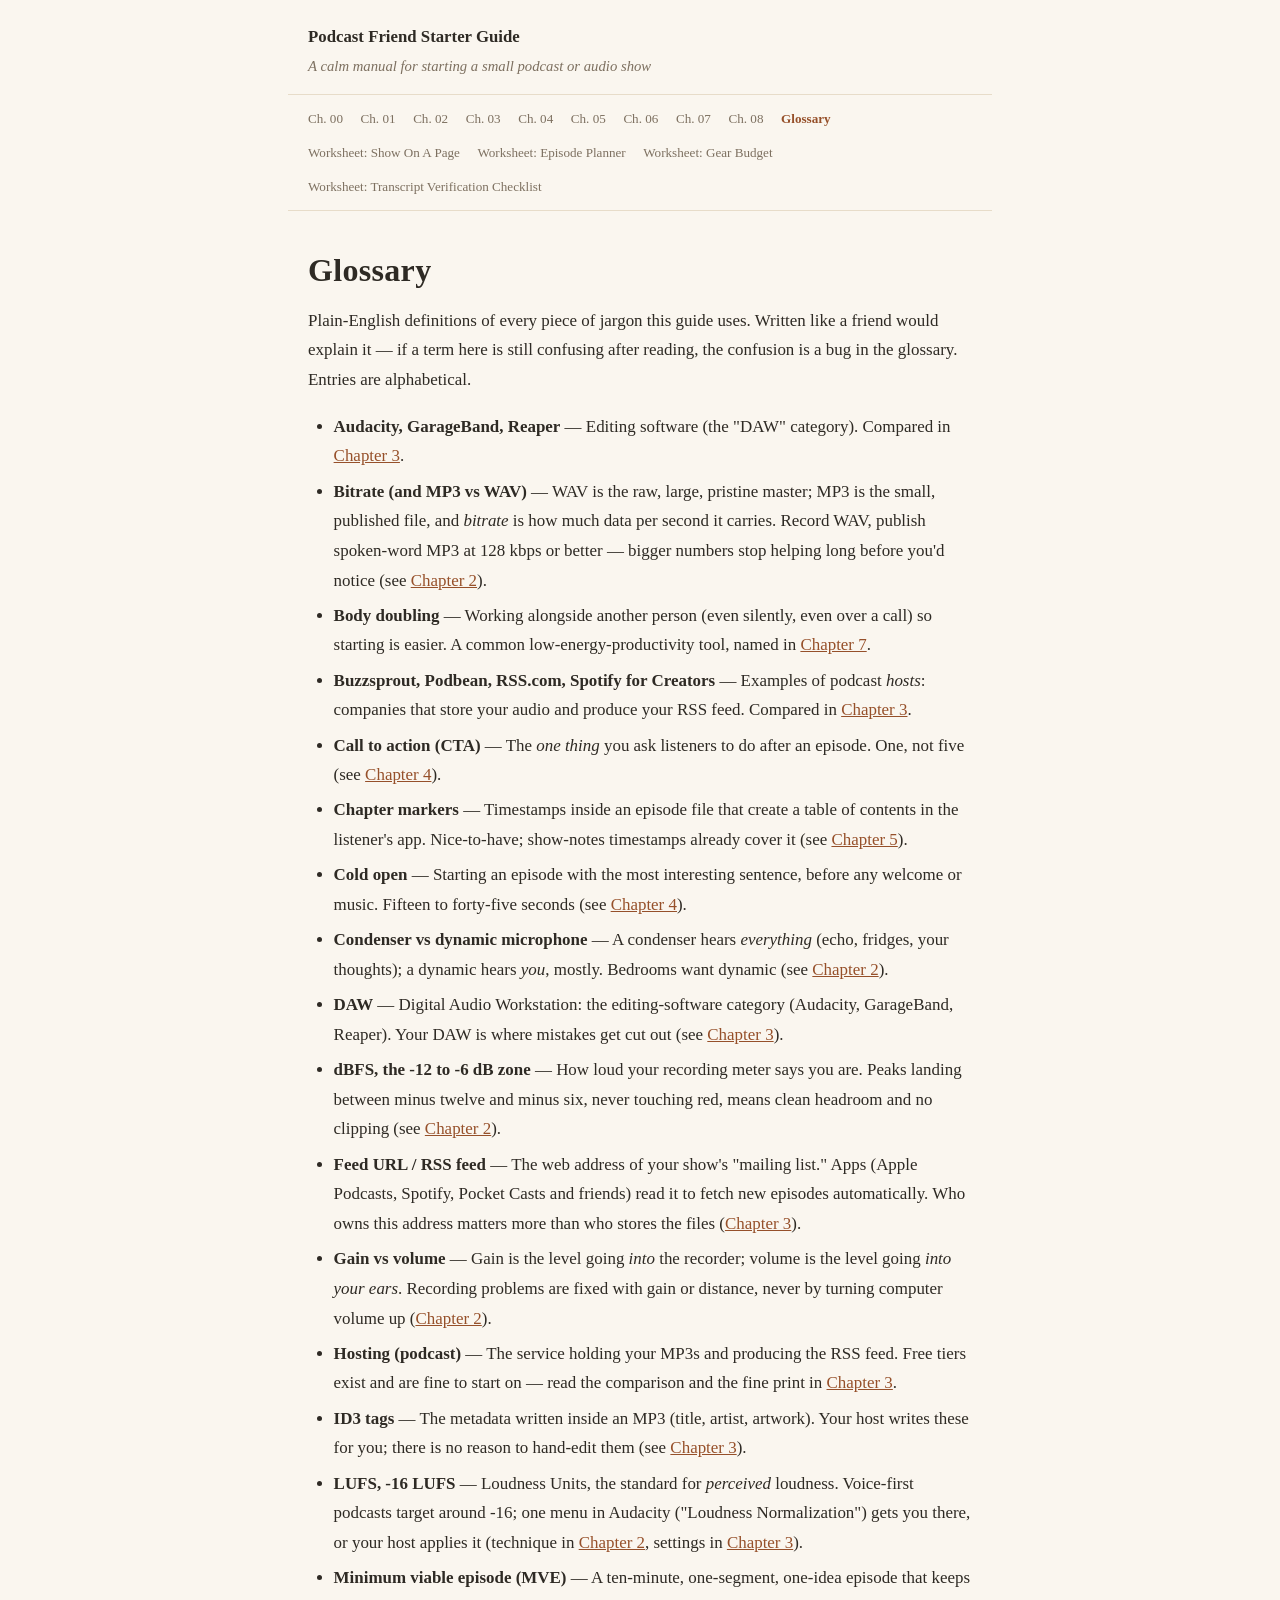
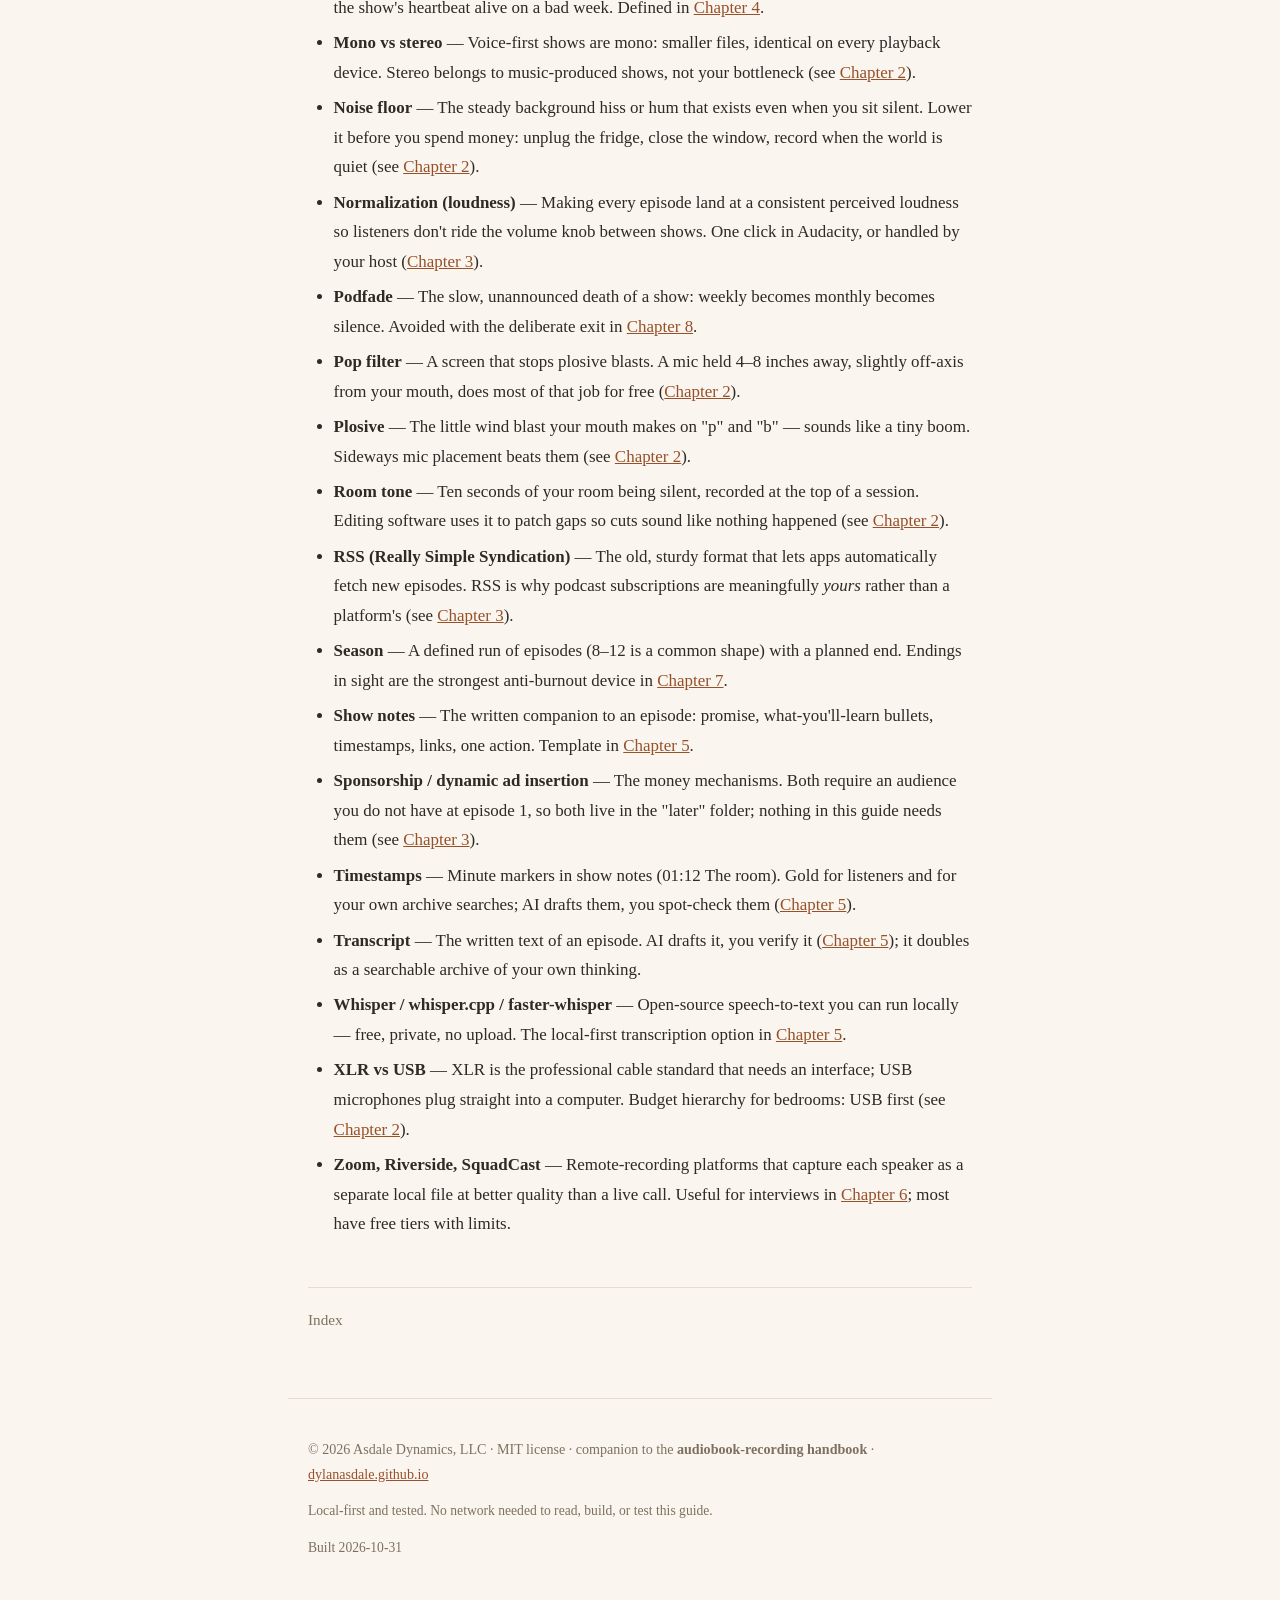
<file: site/glossary.html>
<!DOCTYPE html>
<html lang="en">
<head>
<meta charset="utf-8">
<meta name="viewport" content="width=device-width, initial-scale=1">
<meta name="description" content="Every piece of jargon in the guide, explained like a friend would.">
<title>Glossary</title>
<link rel="stylesheet" href="./assets/style.css">
<link rel="icon" href="data:,">
</head>
<body>
<header class="site-head">
  <p class="site-title"><a href="./">Podcast Friend Starter Guide</a></p>
  <p class="site-note">A calm manual for starting a small podcast or audio show</p>
</header>
<nav class="site-nav" aria-label="Site pages">
  <ul>
<li><a href="00-introduction.html">Ch. 00</a></li>
<li><a href="01-what-to-say-before-you-buy-anything.html">Ch. 01</a></li>
<li><a href="02-bedroom-recording-on-a-budget.html">Ch. 02</a></li>
<li><a href="03-free-editing-and-hosting-compared.html">Ch. 03</a></li>
<li><a href="04-episode-structure-you-can-sustain.html">Ch. 04</a></li>
<li><a href="05-ai-transcripts-and-show-notes-with-verification.html">Ch. 05</a></li>
<li><a href="06-guest-etiquette.html">Ch. 06</a></li>
<li><a href="07-consistency-without-burnout.html">Ch. 07</a></li>
<li><a href="08-quitting-politely.html">Ch. 08</a></li>
<li class="current"><a href="glossary.html">Glossary</a></li>
<li><a href="worksheets/show-on-a-page.html">Worksheet: Show On A Page</a></li>
<li><a href="worksheets/episode-planner.html">Worksheet: Episode Planner</a></li>
<li><a href="worksheets/gear-budget.html">Worksheet: Gear Budget</a></li>
<li><a href="worksheets/transcript-verification-checklist.html">Worksheet: Transcript Verification Checklist</a></li>
  </ul>
</nav>
<main>
<h1 id="glossary">Glossary</h1>
<p>Plain-English definitions of every piece of jargon this guide uses. Written like a friend would explain it — if a term here is still confusing after reading, the confusion is a bug in the glossary. Entries are alphabetical.</p>
<ul>
<li><strong>Audacity, GarageBand, Reaper</strong> — Editing software (the "DAW" category). Compared in <a href="03-free-editing-and-hosting-compared.html">Chapter 3</a>.</li>
<li><strong>Bitrate (and MP3 vs WAV)</strong> — WAV is the raw, large, pristine master; MP3 is the small, published file, and <em>bitrate</em> is how much data per second it carries. Record WAV, publish spoken-word MP3 at 128 kbps or better — bigger numbers stop helping long before you'd notice (see <a href="02-bedroom-recording-on-a-budget.html">Chapter 2</a>).</li>
<li><strong>Body doubling</strong> — Working alongside another person (even silently, even over a call) so starting is easier. A common low-energy-productivity tool, named in <a href="07-consistency-without-burnout.html">Chapter 7</a>.</li>
<li><strong>Buzzsprout, Podbean, RSS.com, Spotify for Creators</strong> — Examples of podcast <em>hosts</em>: companies that store your audio and produce your RSS feed. Compared in <a href="03-free-editing-and-hosting-compared.html">Chapter 3</a>.</li>
<li><strong>Call to action (CTA)</strong> — The <em>one thing</em> you ask listeners to do after an episode. One, not five (see <a href="04-episode-structure-you-can-sustain.html">Chapter 4</a>).</li>
<li><strong>Chapter markers</strong> — Timestamps inside an episode file that create a table of contents in the listener's app. Nice-to-have; show-notes timestamps already cover it (see <a href="05-ai-transcripts-and-show-notes-with-verification.html">Chapter 5</a>).</li>
<li><strong>Cold open</strong> — Starting an episode with the most interesting sentence, before any welcome or music. Fifteen to forty-five seconds (see <a href="04-episode-structure-you-can-sustain.html">Chapter 4</a>).</li>
<li><strong>Condenser vs dynamic microphone</strong> — A condenser hears <em>everything</em> (echo, fridges, your thoughts); a dynamic hears <em>you</em>, mostly. Bedrooms want dynamic (see <a href="02-bedroom-recording-on-a-budget.html">Chapter 2</a>).</li>
<li><strong>DAW</strong> — Digital Audio Workstation: the editing-software category (Audacity, GarageBand, Reaper). Your DAW is where mistakes get cut out (see <a href="03-free-editing-and-hosting-compared.html">Chapter 3</a>).</li>
<li><strong>dBFS, the -12 to -6 dB zone</strong> — How loud your recording meter says you are. Peaks landing between minus twelve and minus six, never touching red, means clean headroom and no clipping (see <a href="02-bedroom-recording-on-a-budget.html">Chapter 2</a>).</li>
<li><strong>Feed URL / RSS feed</strong> — The web address of your show's "mailing list." Apps (Apple Podcasts, Spotify, Pocket Casts and friends) read it to fetch new episodes automatically. Who owns this address matters more than who stores the files (<a href="03-free-editing-and-hosting-compared.html">Chapter 3</a>).</li>
<li><strong>Gain vs volume</strong> — Gain is the level going <em>into</em> the recorder; volume is the level going <em>into your ears</em>. Recording problems are fixed with gain or distance, never by turning computer volume up (<a href="02-bedroom-recording-on-a-budget.html">Chapter 2</a>).</li>
<li><strong>Hosting (podcast)</strong> — The service holding your MP3s and producing the RSS feed. Free tiers exist and are fine to start on — read the comparison and the fine print in <a href="03-free-editing-and-hosting-compared.html">Chapter 3</a>.</li>
<li><strong>ID3 tags</strong> — The metadata written inside an MP3 (title, artist, artwork). Your host writes these for you; there is no reason to hand-edit them (see <a href="03-free-editing-and-hosting-compared.html">Chapter 3</a>).</li>
<li><strong>LUFS, -16 LUFS</strong> — Loudness Units, the standard for <em>perceived</em> loudness. Voice-first podcasts target around -16; one menu in Audacity ("Loudness Normalization") gets you there, or your host applies it (technique in <a href="02-bedroom-recording-on-a-budget.html">Chapter 2</a>, settings in <a href="03-free-editing-and-hosting-compared.html">Chapter 3</a>).</li>
<li><strong>Minimum viable episode (MVE)</strong> — A ten-minute, one-segment, one-idea episode that keeps the show's heartbeat alive on a bad week. Defined in <a href="04-episode-structure-you-can-sustain.html">Chapter 4</a>.</li>
<li><strong>Mono vs stereo</strong> — Voice-first shows are mono: smaller files, identical on every playback device. Stereo belongs to music-produced shows, not your bottleneck (see <a href="02-bedroom-recording-on-a-budget.html">Chapter 2</a>).</li>
<li><strong>Noise floor</strong> — The steady background hiss or hum that exists even when you sit silent. Lower it before you spend money: unplug the fridge, close the window, record when the world is quiet (see <a href="02-bedroom-recording-on-a-budget.html">Chapter 2</a>).</li>
<li><strong>Normalization (loudness)</strong> — Making every episode land at a consistent perceived loudness so listeners don't ride the volume knob between shows. One click in Audacity, or handled by your host (<a href="03-free-editing-and-hosting-compared.html">Chapter 3</a>).</li>
<li><strong>Podfade</strong> — The slow, unannounced death of a show: weekly becomes monthly becomes silence. Avoided with the deliberate exit in <a href="08-quitting-politely.html">Chapter 8</a>.</li>
<li><strong>Pop filter</strong> — A screen that stops plosive blasts. A mic held 4–8 inches away, slightly off-axis from your mouth, does most of that job for free (<a href="02-bedroom-recording-on-a-budget.html">Chapter 2</a>).</li>
<li><strong>Plosive</strong> — The little wind blast your mouth makes on "p" and "b" — sounds like a tiny boom. Sideways mic placement beats them (see <a href="02-bedroom-recording-on-a-budget.html">Chapter 2</a>).</li>
<li><strong>Room tone</strong> — Ten seconds of your room being silent, recorded at the top of a session. Editing software uses it to patch gaps so cuts sound like nothing happened (see <a href="02-bedroom-recording-on-a-budget.html">Chapter 2</a>).</li>
<li><strong>RSS (Really Simple Syndication)</strong> — The old, sturdy format that lets apps automatically fetch new episodes. RSS is why podcast subscriptions are meaningfully <em>yours</em> rather than a platform's (see <a href="03-free-editing-and-hosting-compared.html">Chapter 3</a>).</li>
<li><strong>Season</strong> — A defined run of episodes (8–12 is a common shape) with a planned end. Endings in sight are the strongest anti-burnout device in <a href="07-consistency-without-burnout.html">Chapter 7</a>.</li>
<li><strong>Show notes</strong> — The written companion to an episode: promise, what-you'll-learn bullets, timestamps, links, one action. Template in <a href="05-ai-transcripts-and-show-notes-with-verification.html">Chapter 5</a>.</li>
<li><strong>Sponsorship / dynamic ad insertion</strong> — The money mechanisms. Both require an audience you do not have at episode 1, so both live in the "later" folder; nothing in this guide needs them (see <a href="03-free-editing-and-hosting-compared.html">Chapter 3</a>).</li>
<li><strong>Timestamps</strong> — Minute markers in show notes (01:12 The room). Gold for listeners and for your own archive searches; AI drafts them, you spot-check them (<a href="05-ai-transcripts-and-show-notes-with-verification.html">Chapter 5</a>).</li>
<li><strong>Transcript</strong> — The written text of an episode. AI drafts it, you verify it (<a href="05-ai-transcripts-and-show-notes-with-verification.html">Chapter 5</a>); it doubles as a searchable archive of your own thinking.</li>
<li><strong>Whisper / whisper.cpp / faster-whisper</strong> — Open-source speech-to-text you can run locally — free, private, no upload. The local-first transcription option in <a href="05-ai-transcripts-and-show-notes-with-verification.html">Chapter 5</a>.</li>
<li><strong>XLR vs USB</strong> — XLR is the professional cable standard that needs an interface; USB microphones plug straight into a computer. Budget hierarchy for bedrooms: USB first (see <a href="02-bedroom-recording-on-a-budget.html">Chapter 2</a>).</li>
<li><strong>Zoom, Riverside, SquadCast</strong> — Remote-recording platforms that capture each speaker as a separate local file at better quality than a live call. Useful for interviews in <a href="06-guest-etiquette.html">Chapter 6</a>; most have free tiers with limits.</li>
</ul>
<nav class="pagenav"><a class="up" href="./index.html">Index</a></nav>
</main>
<footer class="site-foot">
  <p>&copy; 2026 Asdale Dynamics, LLC &middot; MIT license &middot;
  companion to the <strong>audiobook-recording handbook</strong> &middot;
  <a href="https://dylanasdale.github.io/">dylanasdale.github.io</a></p>
  <p class="small">Local-first and tested. No network needed to read, build, or test this guide.</p>
  <p class="small">Built 2026-10-31</p>
</footer>
</body>
</html>
</file>
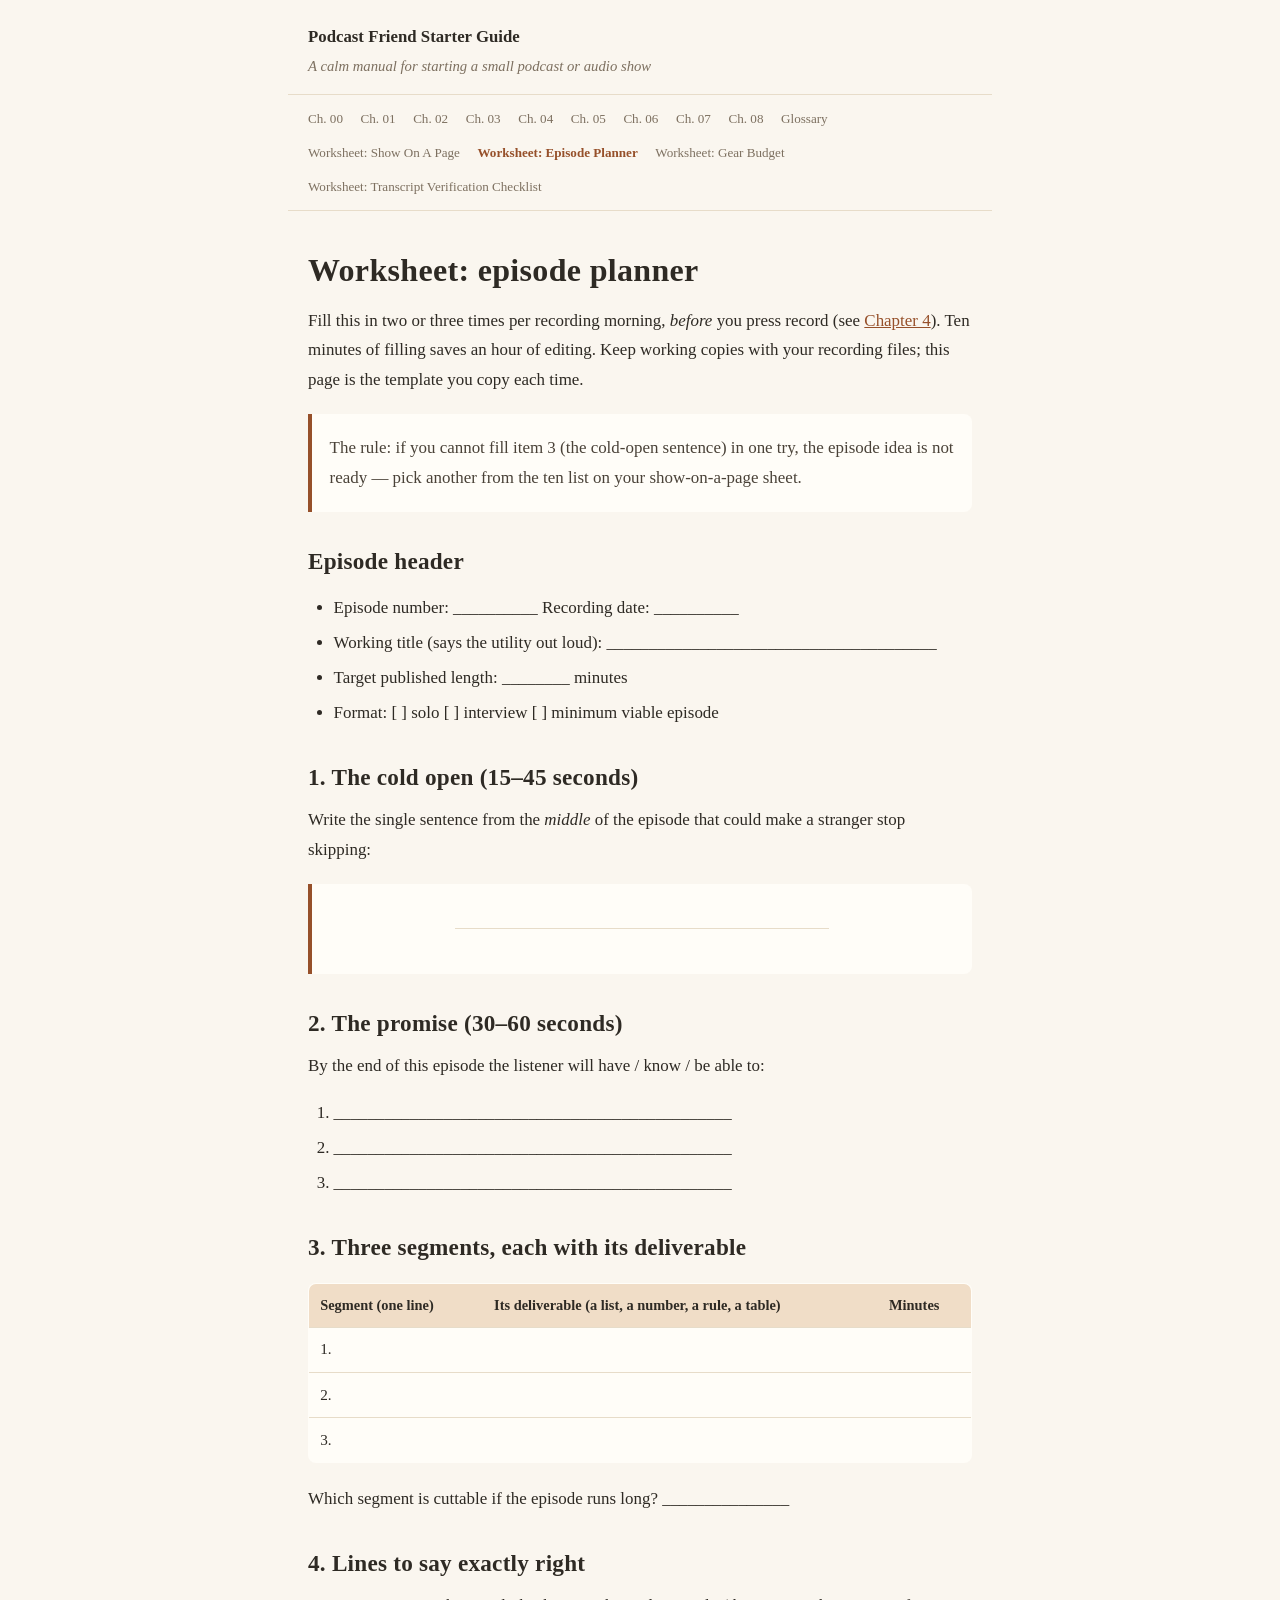
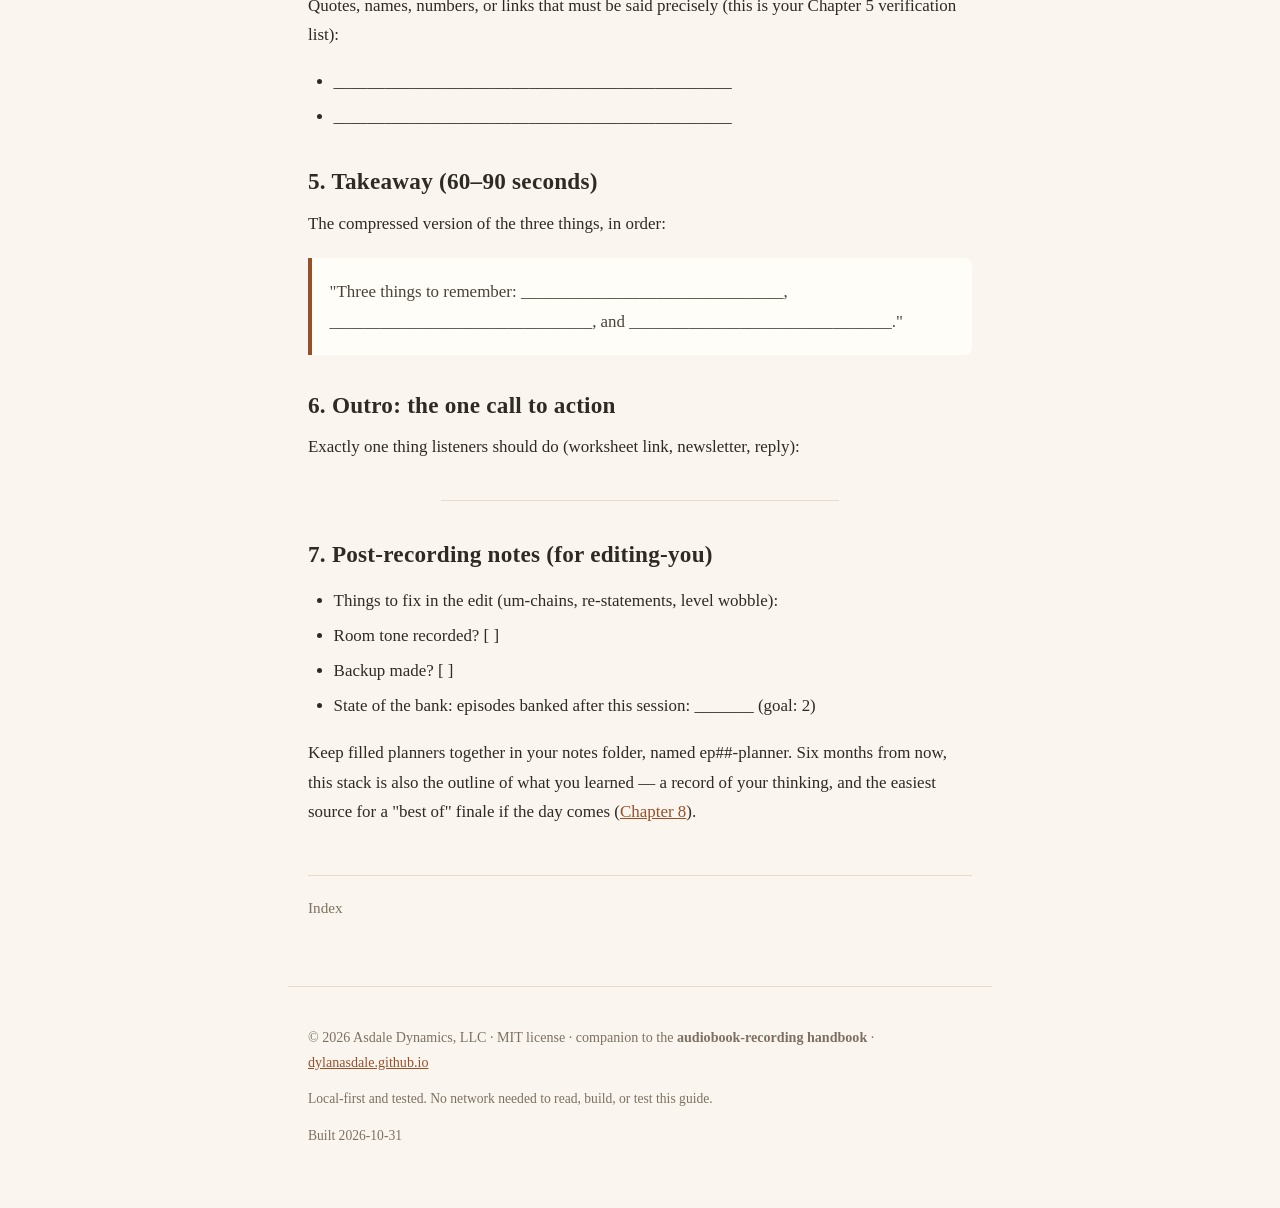
<file: site/worksheets/episode-planner.html>
<!DOCTYPE html>
<html lang="en">
<head>
<meta charset="utf-8">
<meta name="viewport" content="width=device-width, initial-scale=1">
<meta name="description" content="The ten-minute fill-in sheet used before every single recording.">
<title>Worksheet: episode planner</title>
<link rel="stylesheet" href="../assets/style.css">
<link rel="icon" href="data:,">
</head>
<body>
<header class="site-head">
  <p class="site-title"><a href="../">Podcast Friend Starter Guide</a></p>
  <p class="site-note">A calm manual for starting a small podcast or audio show</p>
</header>
<nav class="site-nav" aria-label="Site pages">
  <ul>
<li><a href="../00-introduction.html">Ch. 00</a></li>
<li><a href="../01-what-to-say-before-you-buy-anything.html">Ch. 01</a></li>
<li><a href="../02-bedroom-recording-on-a-budget.html">Ch. 02</a></li>
<li><a href="../03-free-editing-and-hosting-compared.html">Ch. 03</a></li>
<li><a href="../04-episode-structure-you-can-sustain.html">Ch. 04</a></li>
<li><a href="../05-ai-transcripts-and-show-notes-with-verification.html">Ch. 05</a></li>
<li><a href="../06-guest-etiquette.html">Ch. 06</a></li>
<li><a href="../07-consistency-without-burnout.html">Ch. 07</a></li>
<li><a href="../08-quitting-politely.html">Ch. 08</a></li>
<li><a href="../glossary.html">Glossary</a></li>
<li><a href="../worksheets/show-on-a-page.html">Worksheet: Show On A Page</a></li>
<li class="current"><a href="../worksheets/episode-planner.html">Worksheet: Episode Planner</a></li>
<li><a href="../worksheets/gear-budget.html">Worksheet: Gear Budget</a></li>
<li><a href="../worksheets/transcript-verification-checklist.html">Worksheet: Transcript Verification Checklist</a></li>
  </ul>
</nav>
<main>
<h1 id="worksheet-episode-planner">Worksheet: episode planner</h1>
<p>Fill this in two or three times per recording morning, <em>before</em> you press record (see <a href="../04-episode-structure-you-can-sustain.html">Chapter 4</a>). Ten minutes of filling saves an hour of editing. Keep working copies with your recording files; this page is the template you copy each time.</p>
<blockquote>
<p>The rule: if you cannot fill item 3 (the cold-open sentence) in one try, the episode idea is not ready — pick another from the ten list on your show-on-a-page sheet.</p>
</blockquote>
<h2 id="episode-header">Episode header</h2>
<ul>
<li>Episode number: __________  Recording date: __________</li>
<li>Working title (says the utility out loud): _______________________________________</li>
<li>Target published length: ________ minutes</li>
<li>Format: [ ] solo  [ ] interview  [ ] minimum viable episode</li>
</ul>
<h2 id="1-the-cold-open-1545-seconds">1. The cold open (15–45 seconds)</h2>
<p>Write the single sentence from the <em>middle</em> of the episode that could make a stranger stop skipping:</p>
<blockquote>
<hr>
</blockquote>
<h2 id="2-the-promise-3060-seconds">2. The promise (30–60 seconds)</h2>
<p>By the end of this episode the listener will have / know / be able to:</p>
<ol>
<li>_______________________________________________</li>
<li>_______________________________________________</li>
<li>_______________________________________________</li>
</ol>
<h2 id="3-three-segments-each-with-its-deliverable">3. Three segments, each with its deliverable</h2>
<table>
<thead>
<tr>
<th>Segment (one line)</th>
<th>Its deliverable (a list, a number, a rule, a table)</th>
<th>Minutes</th>
</tr>
</thead>
<tbody>
<tr>
<td>1.</td>
<td></td>
<td></td>
</tr>
<tr>
<td>2.</td>
<td></td>
<td></td>
</tr>
<tr>
<td>3.</td>
<td></td>
<td></td>
</tr>
</tbody>
</table>
<p>Which segment is cuttable if the episode runs long? _______________</p>
<h2 id="4-lines-to-say-exactly-right">4. Lines to say exactly right</h2>
<p>Quotes, names, numbers, or links that must be said precisely (this is your Chapter 5 verification list):</p>
<ul>
<li>_______________________________________________</li>
<li>_______________________________________________</li>
</ul>
<h2 id="5-takeaway-6090-seconds">5. Takeaway (60–90 seconds)</h2>
<p>The compressed version of the three things, in order:</p>
<blockquote>
<p>"Three things to remember: _______________________________, _______________________________, and _______________________________."</p>
</blockquote>
<h2 id="6-outro-the-one-call-to-action">6. Outro: the one call to action</h2>
<p>Exactly one thing listeners should do (worksheet link, newsletter, reply):</p>
<hr>
<h2 id="7-post-recording-notes-for-editing-you">7. Post-recording notes (for editing-you)</h2>
<ul>
<li>Things to fix in the edit (um-chains, re-statements, level wobble):</li>
<li>Room tone recorded? [ ]</li>
<li>Backup made? [ ]</li>
<li>State of the bank: episodes banked after this session: _______ (goal: 2)</li>
</ul>
<p>Keep filled planners together in your notes folder, named ep##-planner. Six months from now, this stack is also the outline of what you learned — a record of your thinking, and the easiest source for a "best of" finale if the day comes (<a href="../08-quitting-politely.html">Chapter 8</a>).</p>
<nav class="pagenav"><a class="up" href="../index.html">Index</a></nav>
</main>
<footer class="site-foot">
  <p>&copy; 2026 Asdale Dynamics, LLC &middot; MIT license &middot;
  companion to the <strong>audiobook-recording handbook</strong> &middot;
  <a href="https://dylanasdale.github.io/">dylanasdale.github.io</a></p>
  <p class="small">Local-first and tested. No network needed to read, build, or test this guide.</p>
  <p class="small">Built 2026-10-31</p>
</footer>
</body>
</html>
</file>
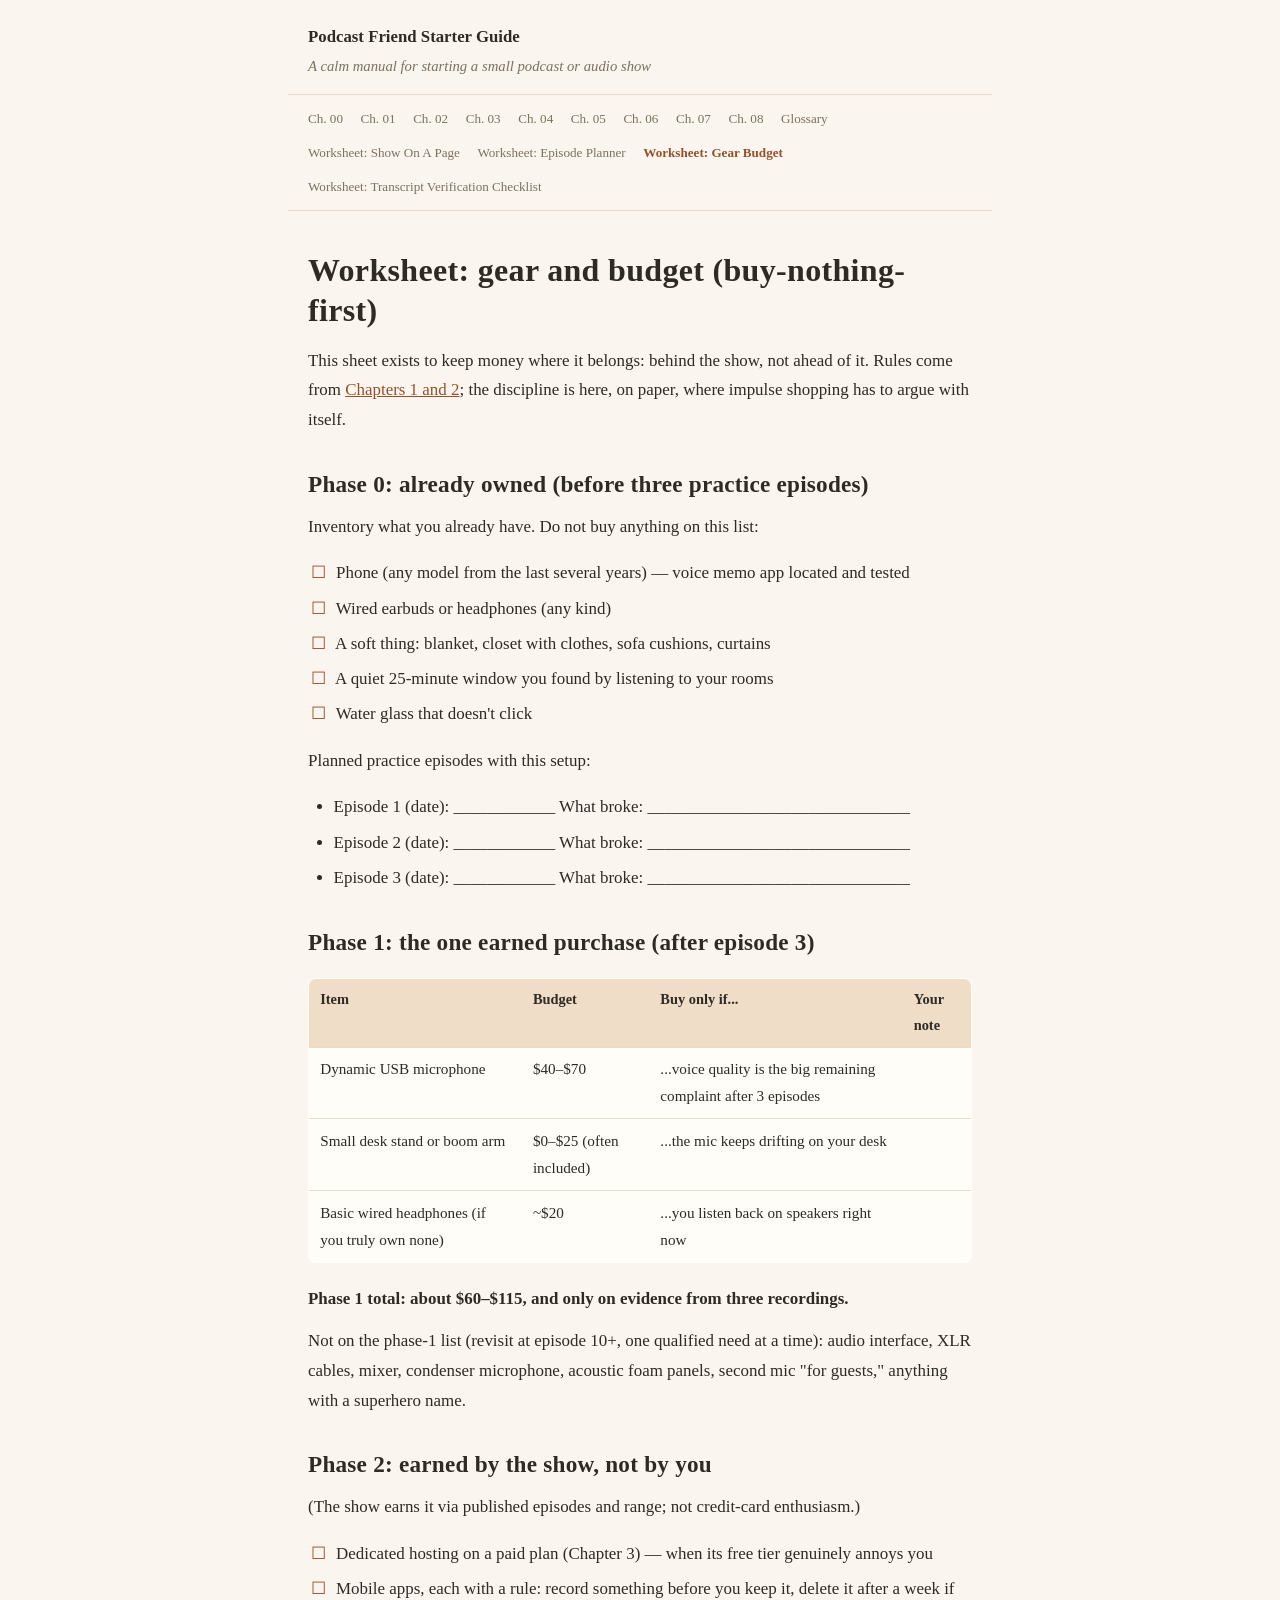
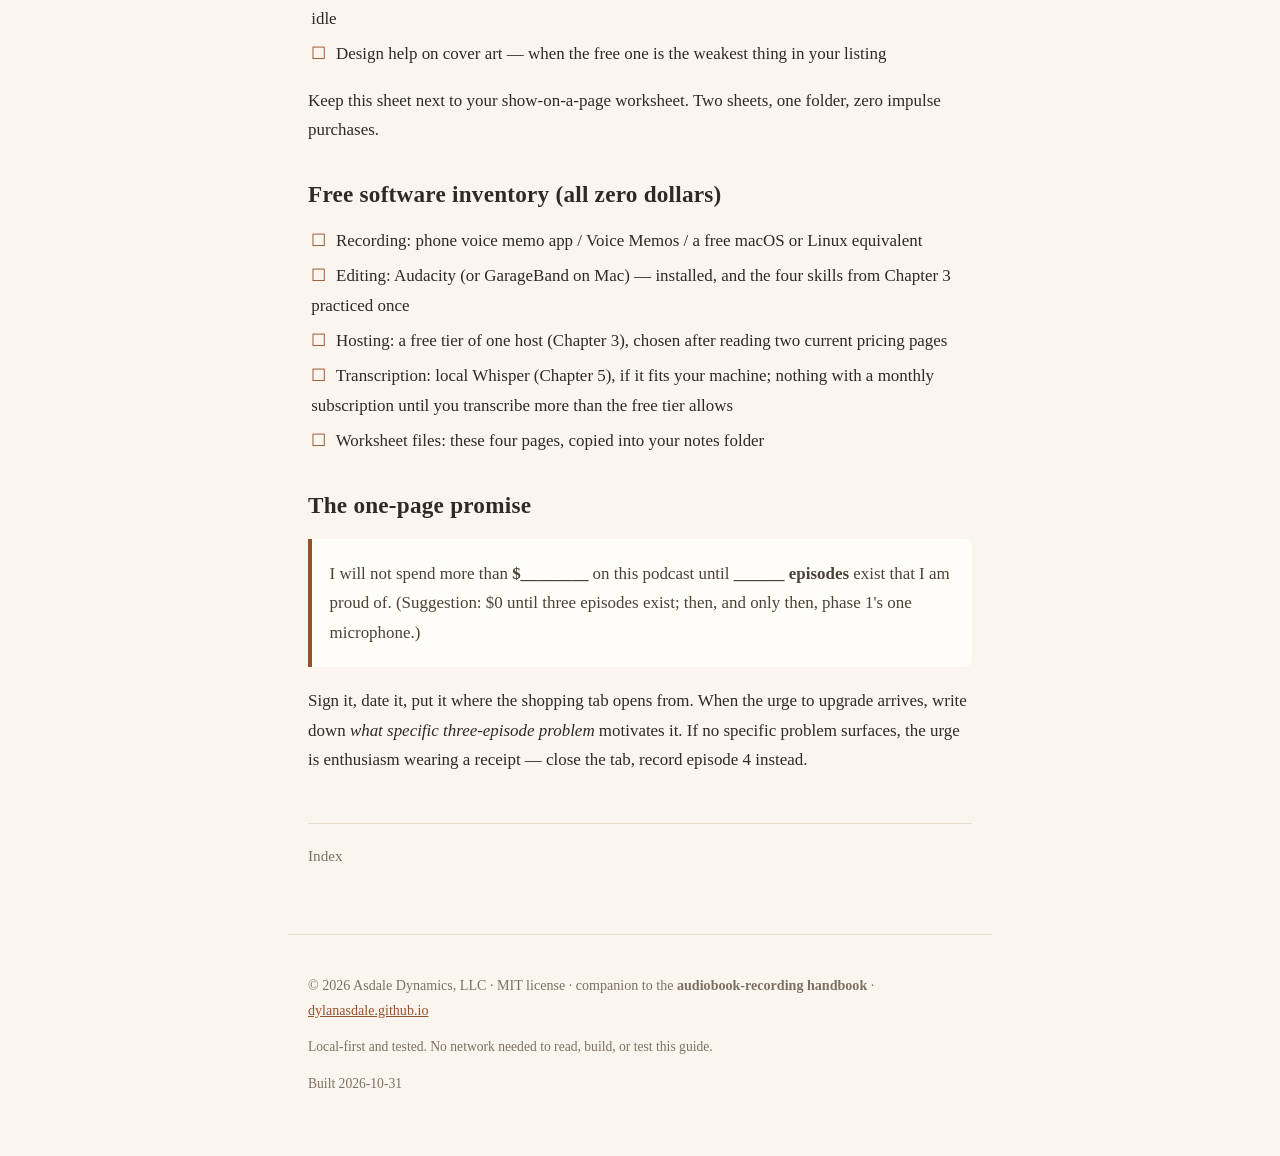
<file: site/worksheets/gear-budget.html>
<!DOCTYPE html>
<html lang="en">
<head>
<meta charset="utf-8">
<meta name="viewport" content="width=device-width, initial-scale=1">
<meta name="description" content="The buy-nothing-first inventory and the earned-purchase ladder.">
<title>Worksheet: gear and budget (buy-nothing-first)</title>
<link rel="stylesheet" href="../assets/style.css">
<link rel="icon" href="data:,">
</head>
<body>
<header class="site-head">
  <p class="site-title"><a href="../">Podcast Friend Starter Guide</a></p>
  <p class="site-note">A calm manual for starting a small podcast or audio show</p>
</header>
<nav class="site-nav" aria-label="Site pages">
  <ul>
<li><a href="../00-introduction.html">Ch. 00</a></li>
<li><a href="../01-what-to-say-before-you-buy-anything.html">Ch. 01</a></li>
<li><a href="../02-bedroom-recording-on-a-budget.html">Ch. 02</a></li>
<li><a href="../03-free-editing-and-hosting-compared.html">Ch. 03</a></li>
<li><a href="../04-episode-structure-you-can-sustain.html">Ch. 04</a></li>
<li><a href="../05-ai-transcripts-and-show-notes-with-verification.html">Ch. 05</a></li>
<li><a href="../06-guest-etiquette.html">Ch. 06</a></li>
<li><a href="../07-consistency-without-burnout.html">Ch. 07</a></li>
<li><a href="../08-quitting-politely.html">Ch. 08</a></li>
<li><a href="../glossary.html">Glossary</a></li>
<li><a href="../worksheets/show-on-a-page.html">Worksheet: Show On A Page</a></li>
<li><a href="../worksheets/episode-planner.html">Worksheet: Episode Planner</a></li>
<li class="current"><a href="../worksheets/gear-budget.html">Worksheet: Gear Budget</a></li>
<li><a href="../worksheets/transcript-verification-checklist.html">Worksheet: Transcript Verification Checklist</a></li>
  </ul>
</nav>
<main>
<h1 id="worksheet-gear-and-budget-buy-nothing-first">Worksheet: gear and budget (buy-nothing-first)</h1>
<p>This sheet exists to keep money where it belongs: behind the show, not ahead of it. Rules come from <a href="../01-what-to-say-before-you-buy-anything.html">Chapters 1 and 2</a>; the discipline is here, on paper, where impulse shopping has to argue with itself.</p>
<h2 id="phase-0-already-owned-before-three-practice-episodes">Phase 0: already owned (before three practice episodes)</h2>
<p>Inventory what you already have. Do not buy anything on this list:</p>
<ul>
<li class="todo"><span class="box" aria-hidden="true">☐</span> Phone (any model from the last several years) — voice memo app located and tested</li>
<li class="todo"><span class="box" aria-hidden="true">☐</span> Wired earbuds or headphones (any kind)</li>
<li class="todo"><span class="box" aria-hidden="true">☐</span> A soft thing: blanket, closet with clothes, sofa cushions, curtains</li>
<li class="todo"><span class="box" aria-hidden="true">☐</span> A quiet 25-minute window you found by listening to your rooms</li>
<li class="todo"><span class="box" aria-hidden="true">☐</span> Water glass that doesn't click</li>
</ul>
<p>Planned practice episodes with this setup:</p>
<ul>
<li>Episode 1 (date): ____________  What broke: _______________________________</li>
<li>Episode 2 (date): ____________  What broke: _______________________________</li>
<li>Episode 3 (date): ____________  What broke: _______________________________</li>
</ul>
<h2 id="phase-1-the-one-earned-purchase-after-episode-3">Phase 1: the one earned purchase (after episode 3)</h2>
<table>
<thead>
<tr>
<th>Item</th>
<th>Budget</th>
<th>Buy only if...</th>
<th>Your note</th>
</tr>
</thead>
<tbody>
<tr>
<td>Dynamic USB microphone</td>
<td>$40–$70</td>
<td>...voice quality is the big remaining complaint after 3 episodes</td>
<td></td>
</tr>
<tr>
<td>Small desk stand or boom arm</td>
<td>$0–$25 (often included)</td>
<td>...the mic keeps drifting on your desk</td>
<td></td>
</tr>
<tr>
<td>Basic wired headphones (if you truly own none)</td>
<td>~$20</td>
<td>...you listen back on speakers right now</td>
<td></td>
</tr>
</tbody>
</table>
<p><strong>Phase 1 total: about $60–$115, and only on evidence from three recordings.</strong></p>
<p>Not on the phase-1 list (revisit at episode 10+, one qualified need at a time): audio interface, XLR cables, mixer, condenser microphone, acoustic foam panels, second mic "for guests," anything with a superhero name.</p>
<h2 id="phase-2-earned-by-the-show-not-by-you">Phase 2: earned by the show, not by you</h2>
<p>(The show earns it via published episodes and range; not credit-card enthusiasm.)</p>
<ul>
<li class="todo"><span class="box" aria-hidden="true">☐</span> Dedicated hosting on a paid plan (Chapter 3) — when its free tier genuinely annoys you</li>
<li class="todo"><span class="box" aria-hidden="true">☐</span> Mobile apps, each with a rule: record something before you keep it, delete it after a week if idle</li>
<li class="todo"><span class="box" aria-hidden="true">☐</span> Design help on cover art — when the free one is the weakest thing in your listing</li>
</ul>
<p>Keep this sheet next to your show-on-a-page worksheet. Two sheets, one folder, zero impulse purchases.</p>
<h2 id="free-software-inventory-all-zero-dollars">Free software inventory (all zero dollars)</h2>
<ul>
<li class="todo"><span class="box" aria-hidden="true">☐</span> Recording: phone voice memo app / Voice Memos / a free macOS or Linux equivalent</li>
<li class="todo"><span class="box" aria-hidden="true">☐</span> Editing: Audacity (or GarageBand on Mac) — installed, and the four skills from Chapter 3 practiced once</li>
<li class="todo"><span class="box" aria-hidden="true">☐</span> Hosting: a free tier of one host (Chapter 3), chosen after reading two current pricing pages</li>
<li class="todo"><span class="box" aria-hidden="true">☐</span> Transcription: local Whisper (Chapter 5), if it fits your machine; nothing with a monthly subscription until you transcribe more than the free tier allows</li>
<li class="todo"><span class="box" aria-hidden="true">☐</span> Worksheet files: these four pages, copied into your notes folder</li>
</ul>
<h2 id="the-one-page-promise">The one-page promise</h2>
<blockquote>
<p>I will not spend more than <strong>$________</strong> on this podcast until <strong>______ episodes</strong> exist that I am proud of. (Suggestion: $0 until three episodes exist; then, and only then, phase 1's one microphone.)</p>
</blockquote>
<p>Sign it, date it, put it where the shopping tab opens from. When the urge to upgrade arrives, write down <em>what specific three-episode problem</em> motivates it. If no specific problem surfaces, the urge is enthusiasm wearing a receipt — close the tab, record episode 4 instead.</p>
<nav class="pagenav"><a class="up" href="../index.html">Index</a></nav>
</main>
<footer class="site-foot">
  <p>&copy; 2026 Asdale Dynamics, LLC &middot; MIT license &middot;
  companion to the <strong>audiobook-recording handbook</strong> &middot;
  <a href="https://dylanasdale.github.io/">dylanasdale.github.io</a></p>
  <p class="small">Local-first and tested. No network needed to read, build, or test this guide.</p>
  <p class="small">Built 2026-10-31</p>
</footer>
</body>
</html>
</file>
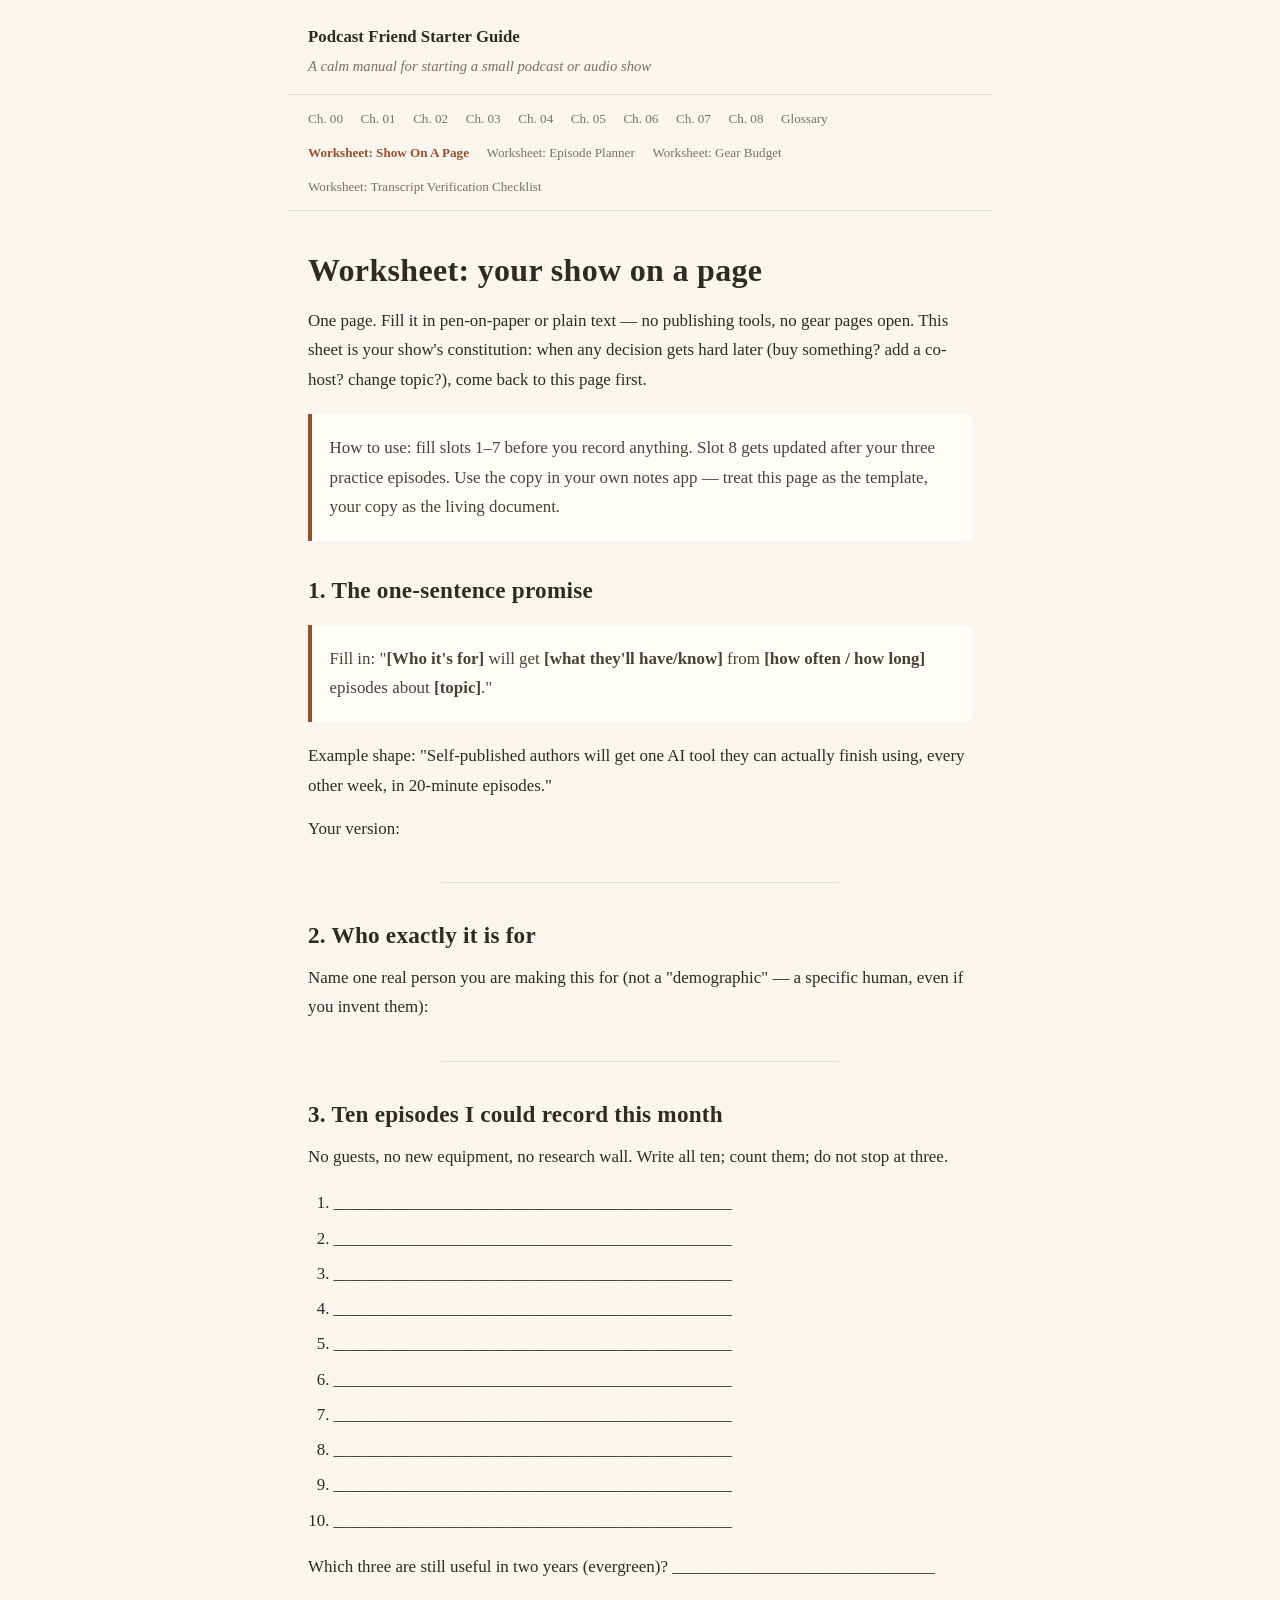
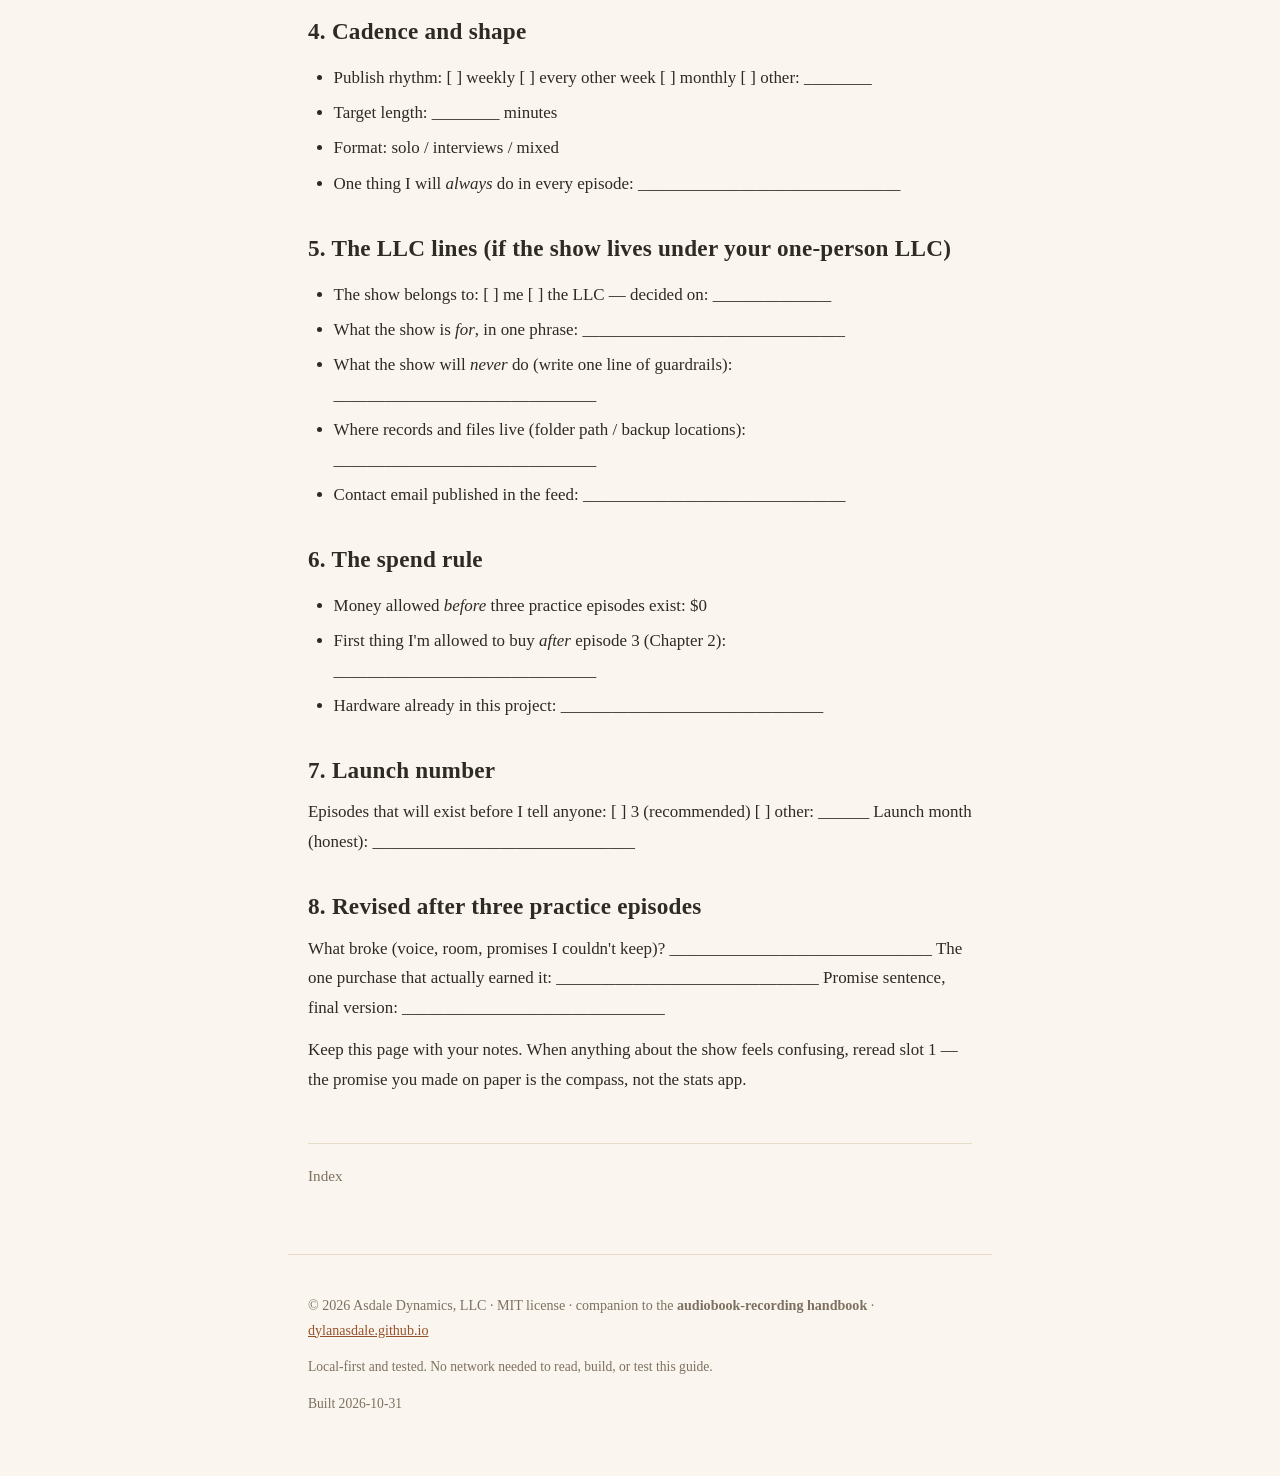
<file: site/worksheets/show-on-a-page.html>
<!DOCTYPE html>
<html lang="en">
<head>
<meta charset="utf-8">
<meta name="viewport" content="width=device-width, initial-scale=1">
<meta name="description" content="One page with your show&#x27;s promise, cadence, LLC lines, and spend rule.">
<title>Worksheet: your show on a page</title>
<link rel="stylesheet" href="../assets/style.css">
<link rel="icon" href="data:,">
</head>
<body>
<header class="site-head">
  <p class="site-title"><a href="../">Podcast Friend Starter Guide</a></p>
  <p class="site-note">A calm manual for starting a small podcast or audio show</p>
</header>
<nav class="site-nav" aria-label="Site pages">
  <ul>
<li><a href="../00-introduction.html">Ch. 00</a></li>
<li><a href="../01-what-to-say-before-you-buy-anything.html">Ch. 01</a></li>
<li><a href="../02-bedroom-recording-on-a-budget.html">Ch. 02</a></li>
<li><a href="../03-free-editing-and-hosting-compared.html">Ch. 03</a></li>
<li><a href="../04-episode-structure-you-can-sustain.html">Ch. 04</a></li>
<li><a href="../05-ai-transcripts-and-show-notes-with-verification.html">Ch. 05</a></li>
<li><a href="../06-guest-etiquette.html">Ch. 06</a></li>
<li><a href="../07-consistency-without-burnout.html">Ch. 07</a></li>
<li><a href="../08-quitting-politely.html">Ch. 08</a></li>
<li><a href="../glossary.html">Glossary</a></li>
<li class="current"><a href="../worksheets/show-on-a-page.html">Worksheet: Show On A Page</a></li>
<li><a href="../worksheets/episode-planner.html">Worksheet: Episode Planner</a></li>
<li><a href="../worksheets/gear-budget.html">Worksheet: Gear Budget</a></li>
<li><a href="../worksheets/transcript-verification-checklist.html">Worksheet: Transcript Verification Checklist</a></li>
  </ul>
</nav>
<main>
<h1 id="worksheet-your-show-on-a-page">Worksheet: your show on a page</h1>
<p>One page. Fill it in pen-on-paper or plain text — no publishing tools, no gear pages open. This sheet is your show's constitution: when any decision gets hard later (buy something? add a co-host? change topic?), come back to this page first.</p>
<blockquote>
<p>How to use: fill slots 1–7 before you record anything. Slot 8 gets updated after your three practice episodes. Use the copy in your own notes app — treat this page as the template, your copy as the living document.</p>
</blockquote>
<h2 id="1-the-one-sentence-promise">1. The one-sentence promise</h2>
<blockquote>
<p>Fill in: "<strong>[Who it's for]</strong> will get <strong>[what they'll have/know]</strong> from <strong>[how often / how long]</strong> episodes about <strong>[topic]</strong>."</p>
</blockquote>
<p>Example shape: "Self-published authors will get one AI tool they can actually finish using, every other week, in 20-minute episodes."</p>
<p>Your version:</p>
<hr>
<h2 id="2-who-exactly-it-is-for">2. Who exactly it is for</h2>
<p>Name one real person you are making this for (not a "demographic" — a specific human, even if you invent them):</p>
<hr>
<h2 id="3-ten-episodes-i-could-record-this-month">3. Ten episodes I could record this month</h2>
<p>No guests, no new equipment, no research wall. Write all ten; count them; do not stop at three.</p>
<ol>
<li>_______________________________________________</li>
<li>_______________________________________________</li>
<li>_______________________________________________</li>
<li>_______________________________________________</li>
<li>_______________________________________________</li>
<li>_______________________________________________</li>
<li>_______________________________________________</li>
<li>_______________________________________________</li>
<li>_______________________________________________</li>
<li>_______________________________________________</li>
</ol>
<p>Which three are still useful in two years (evergreen)? _______________________________</p>
<h2 id="4-cadence-and-shape">4. Cadence and shape</h2>
<ul>
<li>Publish rhythm: [ ] weekly  [ ] every other week  [ ] monthly  [ ] other: ________</li>
<li>Target length: ________ minutes</li>
<li>Format: solo / interviews / mixed</li>
<li>One thing I will <em>always</em> do in every episode: _______________________________</li>
</ul>
<h2 id="5-the-llc-lines-if-the-show-lives-under-your-one-person-llc">5. The LLC lines (if the show lives under your one-person LLC)</h2>
<ul>
<li>The show belongs to: [ ] me  [ ] the LLC — decided on: ______________</li>
<li>What the show is <em>for</em>, in one phrase: _______________________________</li>
<li>What the show will <em>never</em> do (write one line of guardrails): _______________________________</li>
<li>Where records and files live (folder path / backup locations): _______________________________</li>
<li>Contact email published in the feed: _______________________________</li>
</ul>
<h2 id="6-the-spend-rule">6. The spend rule</h2>
<ul>
<li>Money allowed <em>before</em> three practice episodes exist: $0</li>
<li>First thing I'm allowed to buy <em>after</em> episode 3 (Chapter 2): _______________________________</li>
<li>Hardware already in this project: _______________________________</li>
</ul>
<h2 id="7-launch-number">7. Launch number</h2>
<p>Episodes that will exist before I tell anyone: [ ] 3 (recommended)  [ ] other: ______ Launch month (honest): _______________________________</p>
<h2 id="8-revised-after-three-practice-episodes">8. Revised after three practice episodes</h2>
<p>What broke (voice, room, promises I couldn't keep)? _______________________________ The one purchase that actually earned it: _______________________________ Promise sentence, final version: _______________________________</p>
<p>Keep this page with your notes. When anything about the show feels confusing, reread slot 1 — the promise you made on paper is the compass, not the stats app.</p>
<nav class="pagenav"><a class="up" href="../index.html">Index</a></nav>
</main>
<footer class="site-foot">
  <p>&copy; 2026 Asdale Dynamics, LLC &middot; MIT license &middot;
  companion to the <strong>audiobook-recording handbook</strong> &middot;
  <a href="https://dylanasdale.github.io/">dylanasdale.github.io</a></p>
  <p class="small">Local-first and tested. No network needed to read, build, or test this guide.</p>
  <p class="small">Built 2026-10-31</p>
</footer>
</body>
</html>
</file>
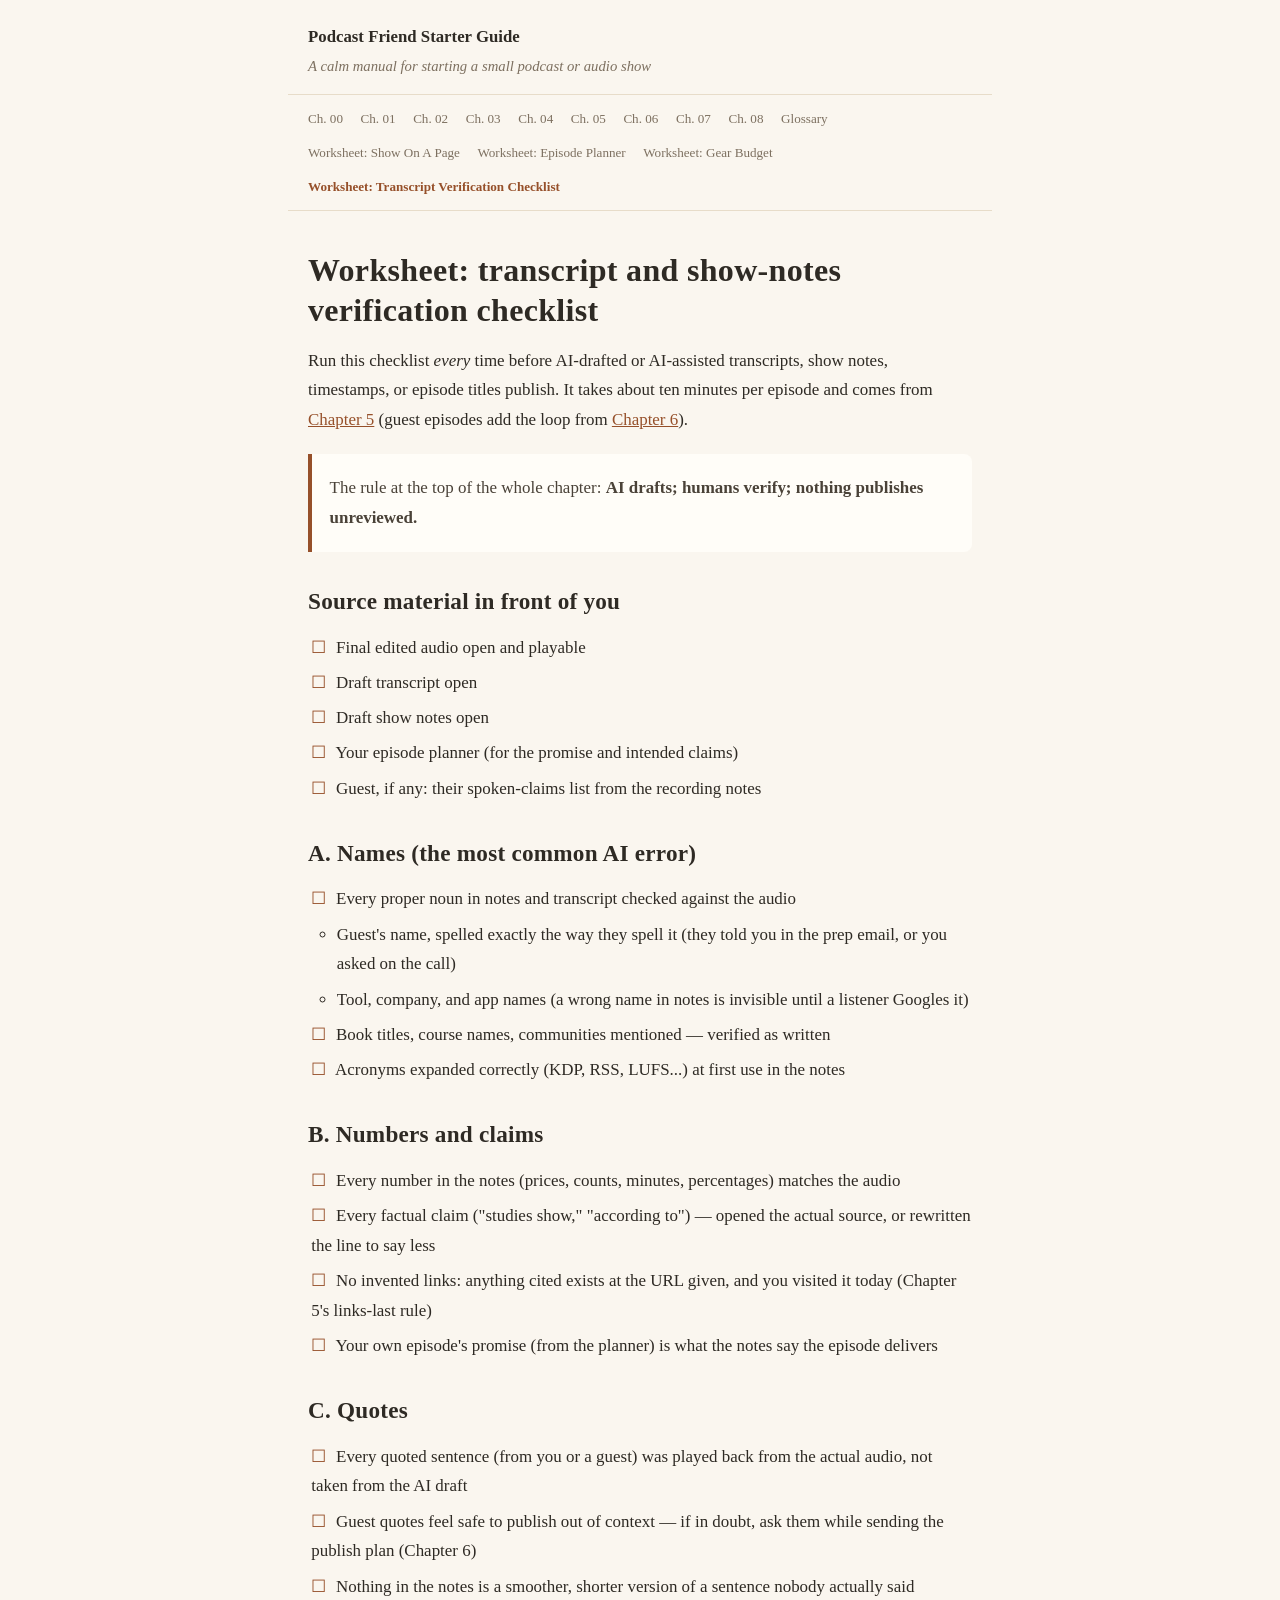
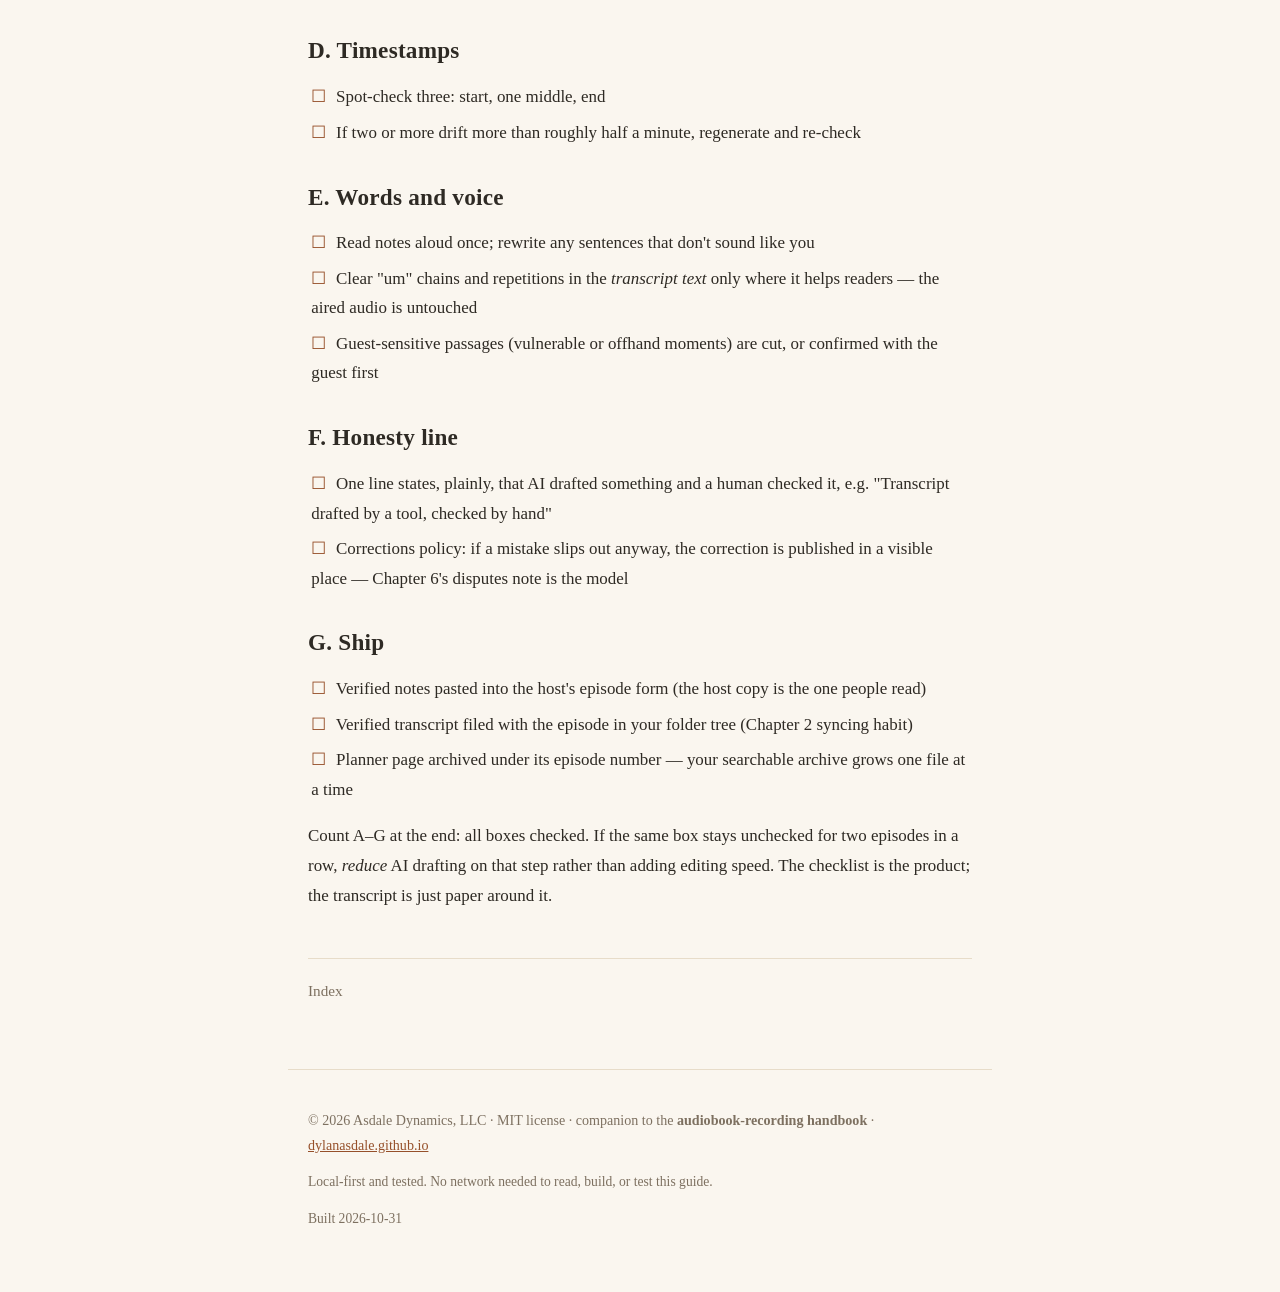
<file: site/worksheets/transcript-verification-checklist.html>
<!DOCTYPE html>
<html lang="en">
<head>
<meta charset="utf-8">
<meta name="viewport" content="width=device-width, initial-scale=1">
<meta name="description" content="Run before every AI-drafted transcript or show note publishes.">
<title>Worksheet: transcript and show-notes verification checklist</title>
<link rel="stylesheet" href="../assets/style.css">
<link rel="icon" href="data:,">
</head>
<body>
<header class="site-head">
  <p class="site-title"><a href="../">Podcast Friend Starter Guide</a></p>
  <p class="site-note">A calm manual for starting a small podcast or audio show</p>
</header>
<nav class="site-nav" aria-label="Site pages">
  <ul>
<li><a href="../00-introduction.html">Ch. 00</a></li>
<li><a href="../01-what-to-say-before-you-buy-anything.html">Ch. 01</a></li>
<li><a href="../02-bedroom-recording-on-a-budget.html">Ch. 02</a></li>
<li><a href="../03-free-editing-and-hosting-compared.html">Ch. 03</a></li>
<li><a href="../04-episode-structure-you-can-sustain.html">Ch. 04</a></li>
<li><a href="../05-ai-transcripts-and-show-notes-with-verification.html">Ch. 05</a></li>
<li><a href="../06-guest-etiquette.html">Ch. 06</a></li>
<li><a href="../07-consistency-without-burnout.html">Ch. 07</a></li>
<li><a href="../08-quitting-politely.html">Ch. 08</a></li>
<li><a href="../glossary.html">Glossary</a></li>
<li><a href="../worksheets/show-on-a-page.html">Worksheet: Show On A Page</a></li>
<li><a href="../worksheets/episode-planner.html">Worksheet: Episode Planner</a></li>
<li><a href="../worksheets/gear-budget.html">Worksheet: Gear Budget</a></li>
<li class="current"><a href="../worksheets/transcript-verification-checklist.html">Worksheet: Transcript Verification Checklist</a></li>
  </ul>
</nav>
<main>
<h1 id="worksheet-transcript-and-show-notes-verification-checklist">Worksheet: transcript and show-notes verification checklist</h1>
<p>Run this checklist <em>every</em> time before AI-drafted or AI-assisted transcripts, show notes, timestamps, or episode titles publish. It takes about ten minutes per episode and comes from <a href="../05-ai-transcripts-and-show-notes-with-verification.html">Chapter 5</a> (guest episodes add the loop from <a href="../06-guest-etiquette.html">Chapter 6</a>).</p>
<blockquote>
<p>The rule at the top of the whole chapter: <strong>AI drafts; humans verify; nothing publishes unreviewed.</strong></p>
</blockquote>
<h2 id="source-material-in-front-of-you">Source material in front of you</h2>
<ul>
<li class="todo"><span class="box" aria-hidden="true">☐</span> Final edited audio open and playable</li>
<li class="todo"><span class="box" aria-hidden="true">☐</span> Draft transcript open</li>
<li class="todo"><span class="box" aria-hidden="true">☐</span> Draft show notes open</li>
<li class="todo"><span class="box" aria-hidden="true">☐</span> Your episode planner (for the promise and intended claims)</li>
<li class="todo"><span class="box" aria-hidden="true">☐</span> Guest, if any: their spoken-claims list from the recording notes</li>
</ul>
<h2 id="a-names-the-most-common-ai-error">A. Names (the most common AI error)</h2>
<ul>
<li class="todo"><span class="box" aria-hidden="true">☐</span> Every proper noun in notes and transcript checked against the audio
<ul>
<li>Guest's name, spelled exactly the way they spell it (they told you in the prep email, or you asked on the call)</li>
<li>Tool, company, and app names (a wrong name in notes is invisible until a listener Googles it)</li>
</ul>
</li>
<li class="todo"><span class="box" aria-hidden="true">☐</span> Book titles, course names, communities mentioned — verified as written</li>
<li class="todo"><span class="box" aria-hidden="true">☐</span> Acronyms expanded correctly (KDP, RSS, LUFS...) at first use in the notes</li>
</ul>
<h2 id="b-numbers-and-claims">B. Numbers and claims</h2>
<ul>
<li class="todo"><span class="box" aria-hidden="true">☐</span> Every number in the notes (prices, counts, minutes, percentages) matches the audio</li>
<li class="todo"><span class="box" aria-hidden="true">☐</span> Every factual claim ("studies show," "according to") — opened the actual source, or rewritten the line to say less</li>
<li class="todo"><span class="box" aria-hidden="true">☐</span> No invented links: anything cited exists at the URL given, and you visited it today (Chapter 5's links-last rule)</li>
<li class="todo"><span class="box" aria-hidden="true">☐</span> Your own episode's promise (from the planner) is what the notes say the episode delivers</li>
</ul>
<h2 id="c-quotes">C. Quotes</h2>
<ul>
<li class="todo"><span class="box" aria-hidden="true">☐</span> Every quoted sentence (from you or a guest) was played back from the actual audio, not taken from the AI draft</li>
<li class="todo"><span class="box" aria-hidden="true">☐</span> Guest quotes feel safe to publish out of context — if in doubt, ask them while sending the publish plan (Chapter 6)</li>
<li class="todo"><span class="box" aria-hidden="true">☐</span> Nothing in the notes is a smoother, shorter version of a sentence nobody actually said</li>
</ul>
<h2 id="d-timestamps">D. Timestamps</h2>
<ul>
<li class="todo"><span class="box" aria-hidden="true">☐</span> Spot-check three: start, one middle, end</li>
<li class="todo"><span class="box" aria-hidden="true">☐</span> If two or more drift more than roughly half a minute, regenerate and re-check</li>
</ul>
<h2 id="e-words-and-voice">E. Words and voice</h2>
<ul>
<li class="todo"><span class="box" aria-hidden="true">☐</span> Read notes aloud once; rewrite any sentences that don't sound like you</li>
<li class="todo"><span class="box" aria-hidden="true">☐</span> Clear "um" chains and repetitions in the <em>transcript text</em> only where it helps readers — the aired audio is untouched</li>
<li class="todo"><span class="box" aria-hidden="true">☐</span> Guest-sensitive passages (vulnerable or offhand moments) are cut, or confirmed with the guest first</li>
</ul>
<h2 id="f-honesty-line">F. Honesty line</h2>
<ul>
<li class="todo"><span class="box" aria-hidden="true">☐</span> One line states, plainly, that AI drafted something and a human checked it, e.g. "Transcript drafted by a tool, checked by hand"</li>
<li class="todo"><span class="box" aria-hidden="true">☐</span> Corrections policy: if a mistake slips out anyway, the correction is published in a visible place — Chapter 6's disputes note is the model</li>
</ul>
<h2 id="g-ship">G. Ship</h2>
<ul>
<li class="todo"><span class="box" aria-hidden="true">☐</span> Verified notes pasted into the host's episode form (the host copy is the one people read)</li>
<li class="todo"><span class="box" aria-hidden="true">☐</span> Verified transcript filed with the episode in your folder tree (Chapter 2 syncing habit)</li>
<li class="todo"><span class="box" aria-hidden="true">☐</span> Planner page archived under its episode number — your searchable archive grows one file at a time</li>
</ul>
<p>Count A–G at the end: all boxes checked. If the same box stays unchecked for two episodes in a row, <em>reduce</em> AI drafting on that step rather than adding editing speed. The checklist is the product; the transcript is just paper around it.</p>
<nav class="pagenav"><a class="up" href="../index.html">Index</a></nav>
</main>
<footer class="site-foot">
  <p>&copy; 2026 Asdale Dynamics, LLC &middot; MIT license &middot;
  companion to the <strong>audiobook-recording handbook</strong> &middot;
  <a href="https://dylanasdale.github.io/">dylanasdale.github.io</a></p>
  <p class="small">Local-first and tested. No network needed to read, build, or test this guide.</p>
  <p class="small">Built 2026-10-31</p>
</footer>
</body>
</html>
</file>
<file: site/assets/style.css>
/* Podcast Friend Starter Guide — calm, warm, print-friendly.
   No frameworks, no JavaScript: one stylesheet for the whole static site. */

:root {
  --bg: #faf6ef;
  --ink: #2e2a24;
  --muted: #7d7060;
  --accent: #96502a;
  --accent-soft: #f0ddc7;
  --card: #fffdf8;
  --line: #e7dcc9;
}

* { box-sizing: border-box; }

html { scroll-behavior: smooth; }

body {
  margin: 0;
  background: var(--bg);
  color: var(--ink);
  font-family: Georgia, "Iowan Old Style", "Times New Roman", serif;
  font-size: 1.06rem;
  line-height: 1.75;
}

main {
  max-width: 44rem;
  margin: 0 auto;
  padding: 0 1.25rem 4rem;
}

a { color: var(--accent); }
a:visited { color: #7d421f; }
a:hover { text-decoration-thickness: 2px; }

h1, h2, h3, h4 {
  line-height: 1.25;
  font-weight: 700;
  letter-spacing: 0.01em;
}

h1 { font-size: 2rem; margin: 2.4rem 0 1rem; }
h2 { font-size: 1.45rem; margin: 2.2rem 0 0.7rem; }
h3 { font-size: 1.15rem; margin: 1.8rem 0 0.5rem; }

p { margin: 0.8rem 0; }

code {
  font-family: "SFMono-Regular", Consolas, "Liberation Mono", Menlo, monospace;
  font-size: 0.86em;
  background: var(--accent-soft);
  border-radius: 4px;
  padding: 0.1em 0.35em;
}

pre {
  background: #f1eadb;
  border: 1px solid var(--line);
  border-radius: 8px;
  padding: 0.9rem 1.1rem;
  overflow-x: auto;
  font-size: 0.88rem;
}

pre code { background: none; padding: 0; }

blockquote {
  margin: 1.2rem 0;
  padding: 0.4rem 1.1rem;
  border-left: 4px solid var(--accent);
  background: var(--card);
  border-radius: 0 8px 8px 0;
  color: #4a4238;
}

table {
  width: 100%;
  border-collapse: collapse;
  margin: 1.3rem 0;
  font-size: 0.95rem;
  background: var(--card);
  border: 1px solid var(--line);
  border-radius: 8px;
  overflow: hidden;
}

th, td { padding: 0.55rem 0.7rem; text-align: left; vertical-align: top; border-bottom: 1px solid var(--line); }
th { background: var(--accent-soft); font-size: 0.9rem; }
tr:last-child td { border-bottom: none; }

hr {
  border: none;
  border-top: 1px solid var(--line);
  margin: 2.4rem auto;
  width: 60%;
}

ul, ol { padding-left: 1.6rem; }
li { margin: 0.35rem 0; }

li.todo { list-style: none; margin-left: -1.4rem; }
li.todo .box { color: var(--accent); margin-right: 0.35rem; }

/* ---- site chrome ---------------------------------------------------- */

.site-head {
  max-width: 44rem;
  margin: 0 auto;
  padding: 1.4rem 1.25rem 0;
}

.site-title { margin: 0; font-size: 1.05rem; }
.site-title a { text-decoration: none; font-weight: 700; color: var(--ink); }
.site-note { margin: 0.15rem 0 0; color: var(--muted); font-size: 0.92rem; font-style: italic; }

.site-nav {
  max-width: 44rem;
  margin: 0.9rem auto 0;
  padding: 0.5rem 1.25rem;
  border-top: 1px solid var(--line);
  border-bottom: 1px solid var(--line);
  font-size: 0.82rem;
  line-height: 1.5;
}

.site-nav ul {
  list-style: none;
  padding: 0;
  margin: 0;
  display: flex;
  flex-wrap: wrap;
  gap: 0.2rem 1.1rem;
}

.site-nav a { text-decoration: none; color: var(--muted); }
.site-nav a:hover { color: var(--accent); }
.site-nav .current a { color: var(--accent); font-weight: 700; }

/* ---- index cards ---------------------------------------------------- */

.hero { text-align: left; margin-top: 2.4rem; }
.hero h1 { font-size: 2.3rem; margin-bottom: 0.8rem; }
.lede { font-size: 1.2rem; color: #4a4238; }
.hero .small, .site-foot .small { color: var(--muted); font-size: 0.85rem; }

.cards {
  display: grid;
  grid-template-columns: repeat(auto-fit, minmax(16rem, 1fr));
  gap: 1rem;
  margin: 2rem 0 2.6rem;
}

.cards h2 { grid-column: 1 / -1; margin-bottom: 0; }

.card {
  display: flex;
  flex-direction: column;
  gap: 0.3rem;
  background: var(--card);
  border: 1px solid var(--line);
  border-radius: 10px;
  padding: 1rem 1.15rem;
  text-decoration: none;
  color: var(--ink);
  transition: border-color 0.15s ease, transform 0.15s ease;
}

.card:hover { border-color: var(--accent); transform: translateY(-2px); }
.card.card-wide { grid-column: 1 / -1; }

.card-no {
  font-size: 0.72rem;
  text-transform: uppercase;
  letter-spacing: 0.08em;
  color: var(--accent);
}

.card-title { font-weight: 700; font-size: 1.05rem; }
.card-desc { color: var(--muted); font-size: 0.88rem; line-height: 1.5; }

.companion, .howto {
  background: var(--card);
  border: 1px solid var(--line);
  border-radius: 10px;
  padding: 0.2rem 1.3rem 0.8rem;
  margin-bottom: 1.2rem;
}

/* ---- page footer nav ------------------------------------------------ */

.pagenav {
  display: flex;
  flex-wrap: wrap;
  gap: 0.8rem;
  justify-content: space-between;
  align-items: baseline;
  margin-top: 3rem;
  padding-top: 1.2rem;
  border-top: 1px solid var(--line);
  font-size: 0.95rem;
}

.pagenav a { text-decoration: none; font-weight: 700; }
.pagenav a.up { color: var(--muted); font-weight: 400; }

.site-foot {
  max-width: 44rem;
  margin: 0 auto;
  padding: 1.6rem 1.25rem 3rem;
  border-top: 1px solid var(--line);
  font-size: 0.88rem;
  color: var(--muted);
}

/* ---- print ---------------------------------------------------------- */

@media print {
  body { background: #fff; font-size: 11pt; }
  .site-nav, .pagenav, .site-foot { display: none; }
  main { max-width: none; padding: 0; }
  .card { border: none; padding: 0.2rem 0 0.4rem; break-inside: avoid; }
  a { color: #000; }
  pre, table, blockquote { break-inside: avoid; }
}
</file>
